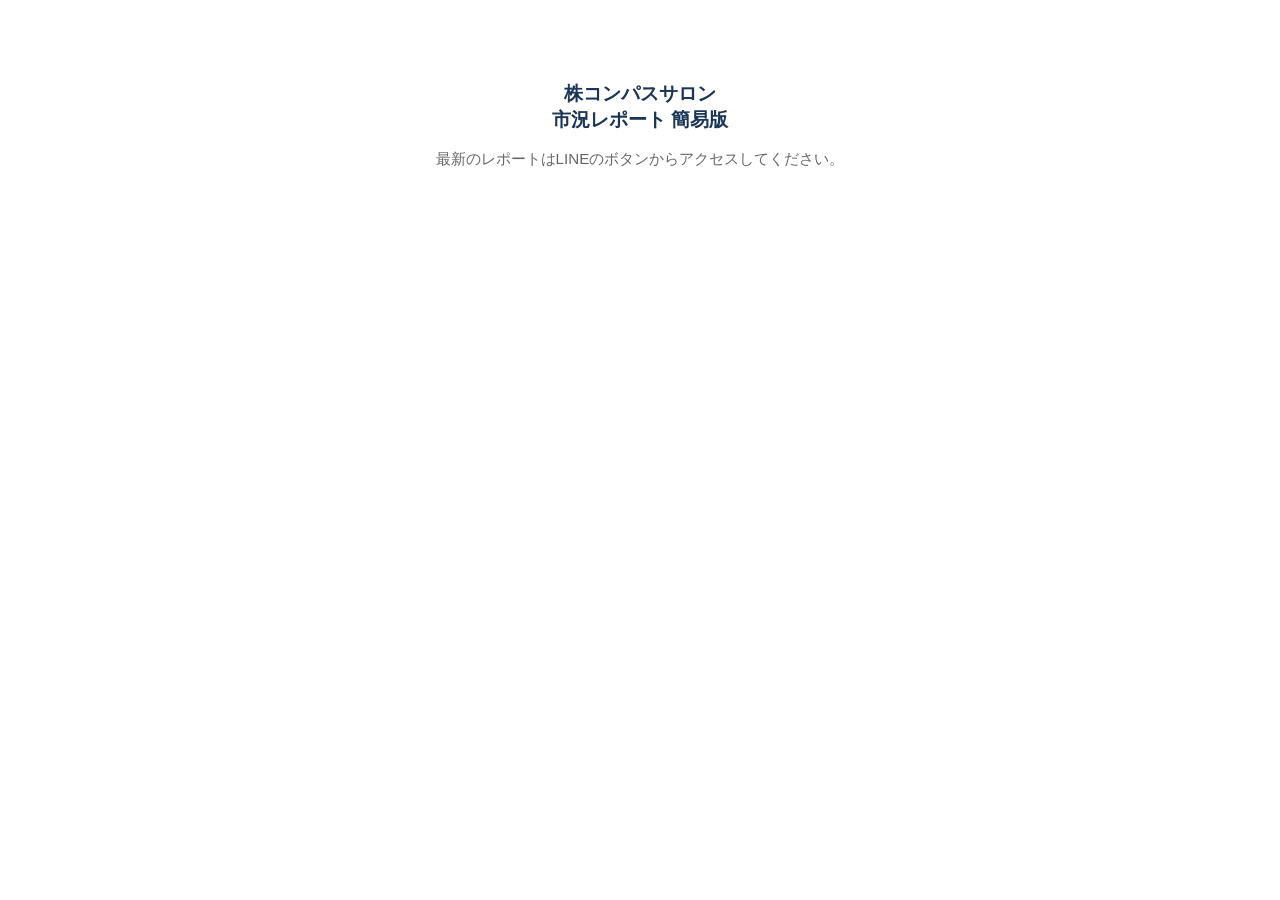
<file: index.html>
<!DOCTYPE html>
<html lang="ja">
<head>
  <meta charset="UTF-8">
  <meta name="viewport" content="width=device-width, initial-scale=1.0">
  <title>市況レポート 簡易版｜株コンパスサロン</title>
  <meta name="robots" content="noindex, nofollow">
  <style>
    body { font-family: 'Hiragino Kaku Gothic ProN', sans-serif; text-align: center; padding: 60px 20px; color: #1e1e1e; }
    h1 { font-size: 1.2rem; color: #1a3557; margin-bottom: 16px; }
    p { color: #666; font-size: 0.95rem; }
  </style>
</head>
<body>
  <h1>株コンパスサロン<br>市況レポート 簡易版</h1>
  <p>最新のレポートはLINEのボタンからアクセスしてください。</p>
</body>
</html>
</file>
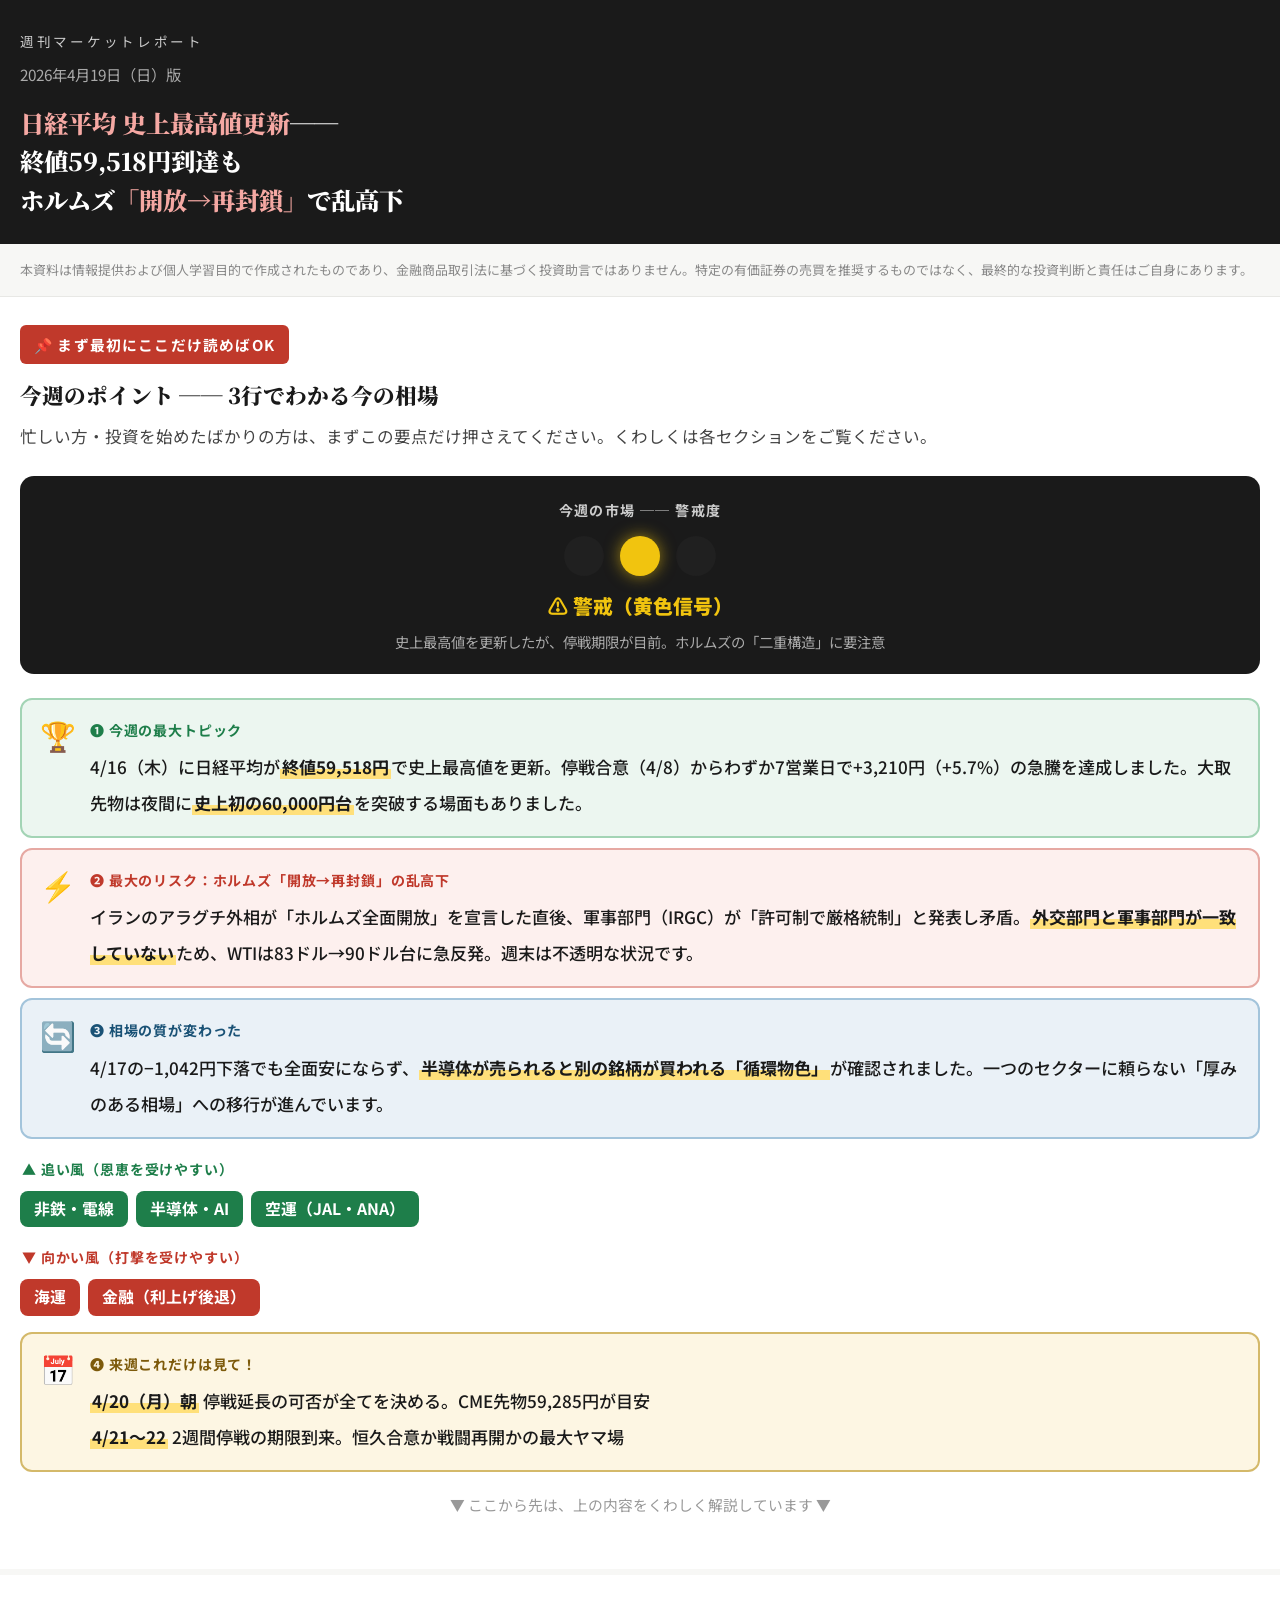
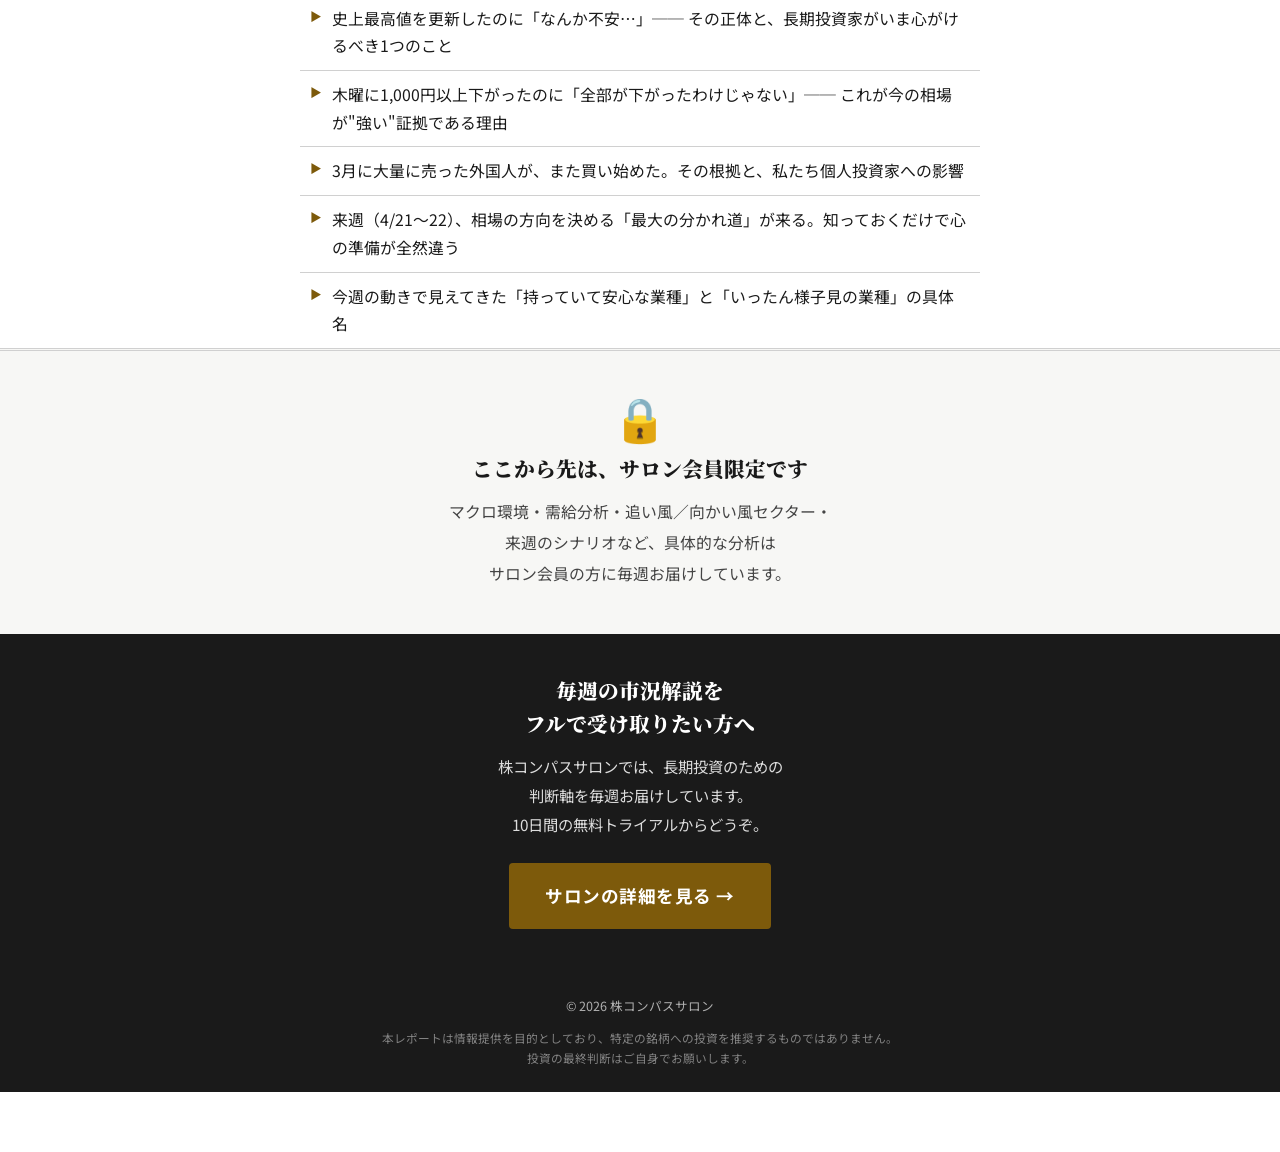
<file: 2026-04-19.html>
<!DOCTYPE html>
<html lang="ja">
<head>
<meta charset="UTF-8">
<meta name="viewport" content="width=device-width, initial-scale=1.0, maximum-scale=5.0">
<meta name="robots" content="noindex, nofollow">
<title>市況レポート 2026年4月19日｜株コンパスサロン</title>
<link href="https://fonts.googleapis.com/css2?family=Noto+Sans+JP:wght@400;500;700;900&family=Noto+Serif+JP:wght@700;900&display=swap" rel="stylesheet">
<style>
  :root {
    --text: #1a1a1a;
    --text-sub: #444;
    --bg: #ffffff;
    --bg-alt: #f7f7f5;
    --border: #d0d0d0;
    --border-light: #e8e8e5;
    --accent-red: #c0392b;
    --accent-red-bg: #fdf0ee;
    --accent-red-border: #e6a9a3;
    --accent-blue: #1a5276;
    --accent-blue-bg: #eaf1f7;
    --accent-blue-border: #a3c4db;
    --accent-green: #1e7e4a;
    --accent-green-bg: #ecf6f0;
    --accent-green-border: #a3d4b5;
    --accent-gold: #7d5a0b;
    --accent-gold-bg: #fdf6e3;
    --accent-gold-border: #d4b96a;
  }

  * { margin: 0; padding: 0; box-sizing: border-box; }

  html {
    font-size: 18px;
    scroll-behavior: smooth;
    -webkit-text-size-adjust: 100%;
  }

  body {
    font-family: 'Noto Sans JP', 'Hiragino Kaku Gothic ProN', 'メイリオ', sans-serif;
    background: var(--bg);
    color: var(--text);
    line-height: 2.0;
    font-weight: 400;
    -webkit-font-smoothing: antialiased;
    padding-bottom: 60px;
  }

  .header {
    background: var(--text);
    color: #fff;
    padding: 28px 20px 24px;
  }
  .header-label {
    display: block;
    font-size: 0.75rem;
    letter-spacing: 0.2em;
    color: #ccc;
    margin-bottom: 4px;
  }
  .header-date {
    display: block;
    font-size: 0.85rem;
    color: #aaa;
    margin-bottom: 14px;
  }
  .header-title {
    font-family: 'Noto Serif JP', serif;
    font-size: 1.35rem;
    font-weight: 900;
    line-height: 1.6;
    color: #fff;
  }
  .header-title .hl {
    color: #f5a8a3;
  }

  .disclaimer {
    background: var(--bg-alt);
    border-bottom: 1px solid var(--border-light);
    padding: 14px 20px;
    font-size: 0.72rem;
    color: #888;
    line-height: 1.8;
  }

  .toc {
    padding: 24px 20px;
    background: var(--accent-blue-bg);
    border-bottom: 2px solid var(--accent-blue-border);
  }
  .toc-title {
    font-size: 1rem;
    font-weight: 700;
    margin-bottom: 14px;
    color: var(--accent-blue);
  }
  .toc a {
    display: flex;
    align-items: baseline;
    gap: 10px;
    text-decoration: none;
    color: var(--accent-blue);
    font-size: 0.95rem;
    font-weight: 500;
    padding: 10px 0;
    border-bottom: 1px solid var(--accent-blue-border);
    line-height: 1.5;
  }
  .toc a:last-child { border-bottom: none; }
  .toc a:active { background: rgba(26,82,118,0.08); }
  .toc .toc-num {
    font-weight: 700;
    flex-shrink: 0;
    min-width: 2em;
  }

  .main { padding: 0; }

  .section {
    padding: 32px 20px 40px;
    border-bottom: 6px solid var(--bg-alt);
  }
  .section-header { margin-bottom: 24px; }
  .section-num {
    display: block;
    font-size: 0.8rem;
    font-weight: 700;
    color: var(--accent-blue);
    letter-spacing: 0.1em;
    margin-bottom: 4px;
  }
  .section-title {
    font-family: 'Noto Serif JP', serif;
    font-size: 1.25rem;
    font-weight: 900;
    line-height: 1.6;
    padding-bottom: 10px;
    border-bottom: 3px solid var(--text);
  }

  p {
    margin-bottom: 18px;
    font-size: 1rem;
    line-height: 2.05;
  }
  strong, b {
    font-weight: 700;
    background: linear-gradient(transparent 60%, #ffe07a 60%);
    padding: 0 2px;
  }
  .credit-table strong,
  .resolve-box strong,
  .callout-title strong,
  .sector-card h4 strong,
  .data-card strong,
  .toc strong,
  .section-note strong,
  .price-table strong {
    background: none;
    padding: 0;
  }

  .explain {
    background: var(--accent-gold-bg);
    border: 2px solid var(--accent-gold-border);
    border-radius: 10px;
    padding: 16px 18px;
    margin: 18px 0;
    font-size: 0.9rem;
    line-height: 2.0;
    color: var(--text-sub);
  }
  .explain-label {
    display: block;
    font-size: 0.78rem;
    font-weight: 700;
    color: var(--accent-gold);
    margin-bottom: 4px;
    letter-spacing: 0.05em;
  }

  .callout {
    border-radius: 12px;
    padding: 20px 18px;
    margin: 24px 0;
    border-width: 2px;
    border-style: solid;
  }
  .callout-title {
    font-size: 1.05rem;
    font-weight: 700;
    line-height: 1.6;
    margin-bottom: 12px;
  }
  .callout p {
    font-size: 0.95rem;
    margin-bottom: 14px;
    line-height: 2.0;
  }
  .callout p:last-child { margin-bottom: 0; }

  .callout.shock {
    background: var(--accent-red-bg);
    border-color: var(--accent-red-border);
  }
  .callout.shock .callout-title { color: var(--accent-red); }

  .callout.info {
    background: var(--accent-blue-bg);
    border-color: var(--accent-blue-border);
  }
  .callout.info .callout-title { color: var(--accent-blue); }

  .callout.positive {
    background: var(--accent-green-bg);
    border-color: var(--accent-green-border);
  }
  .callout.positive .callout-title { color: var(--accent-green); }

  .callout.warning {
    background: var(--accent-gold-bg);
    border-color: var(--accent-gold-border);
  }
  .callout.warning .callout-title { color: var(--accent-gold); }

  .data-card {
    background: var(--bg-alt);
    border: 2px solid var(--border);
    border-radius: 12px;
    padding: 16px 18px;
    margin: 12px 0;
  }
  .data-card-label {
    font-size: 0.78rem;
    color: #777;
    font-weight: 500;
    letter-spacing: 0.04em;
    margin-bottom: 4px;
  }
  .data-card-value {
    font-size: 1.55rem;
    font-weight: 900;
    line-height: 1.4;
  }
  .data-card-value.down { color: var(--accent-red); }
  .data-card-value.up { color: var(--accent-green); }
  .data-card-value.neutral { color: var(--accent-blue); }
  .data-card-sub {
    font-size: 0.82rem;
    color: #666;
    margin-top: 4px;
    line-height: 1.7;
  }

  /* 四本値テーブル */
  .price-table {
    width: 100%;
    border-collapse: collapse;
    margin: 20px 0;
    font-size: 0.82rem;
    background: var(--bg);
    border: 2px solid var(--border);
    border-radius: 12px;
    overflow: hidden;
  }
  .price-table th {
    background: var(--text);
    color: #fff;
    font-weight: 500;
    text-align: center;
    padding: 12px 8px;
    font-size: 0.75rem;
    letter-spacing: 0.04em;
  }
  .price-table td {
    padding: 12px 8px;
    border-bottom: 2px solid var(--border-light);
    vertical-align: middle;
    line-height: 1.6;
    text-align: center;
  }
  .price-table tr:last-child td { border-bottom: none; }
  .price-table .date-cell {
    font-weight: 700;
    text-align: left;
    padding-left: 12px;
    font-size: 0.85rem;
  }
  .price-table .highlight-row {
    background: var(--accent-green-bg);
  }
  .price-table .val-up { color: var(--accent-green); font-weight: 700; }
  .price-table .val-down { color: var(--accent-red); font-weight: 700; }

  .credit-table {
    width: 100%;
    border-collapse: collapse;
    margin: 20px 0;
    font-size: 0.88rem;
    background: var(--bg);
    border: 2px solid var(--border);
    border-radius: 12px;
    overflow: hidden;
  }
  .credit-table th {
    background: var(--text);
    color: #fff;
    font-weight: 500;
    text-align: left;
    padding: 14px 14px;
    font-size: 0.8rem;
    letter-spacing: 0.04em;
  }
  .credit-table td {
    padding: 14px 14px;
    border-bottom: 2px solid var(--border-light);
    vertical-align: top;
    line-height: 1.8;
  }
  .credit-table tr:last-child td { border-bottom: none; }
  .credit-table .val {
    font-weight: 900;
    font-size: 1.05rem;
    display: block;
  }
  .credit-table .change {
    font-size: 0.78rem;
    color: #888;
    display: block;
    margin-top: 2px;
  }

  .sector-card {
    border-radius: 14px;
    padding: 22px 20px;
    margin: 22px 0;
    border-width: 2px;
    border-style: solid;
  }
  .sector-card.tailwind {
    background: var(--accent-green-bg);
    border-color: var(--accent-green-border);
  }
  .sector-card.headwind {
    background: var(--accent-red-bg);
    border-color: var(--accent-red-border);
  }
  .sector-card h4 {
    font-size: 1.1rem;
    font-weight: 700;
    margin-bottom: 14px;
    line-height: 1.5;
  }
  .sector-tag {
    display: inline-block;
    font-size: 0.75rem;
    font-weight: 700;
    padding: 3px 12px;
    border-radius: 6px;
    margin-bottom: 6px;
  }
  .sector-tag.tw { background: var(--accent-green); color: #fff; }
  .sector-tag.hw { background: var(--accent-red); color: #fff; }
  .sector-card p {
    font-size: 0.95rem;
    margin-bottom: 14px;
    line-height: 2.0;
  }
  .sector-reasons {
    margin: 16px 0 0 0;
    padding: 0;
    list-style: none;
  }
  .sector-reasons li {
    position: relative;
    padding: 10px 0 10px 28px;
    font-size: 0.9rem;
    line-height: 1.9;
    border-bottom: 1px solid rgba(0,0,0,0.07);
  }
  .sector-reasons li:last-child { border-bottom: none; }
  .sector-reasons li::before {
    content: '●';
    position: absolute;
    left: 2px;
    top: 12px;
    font-size: 0.55rem;
  }
  .sector-card.tailwind .sector-reasons li::before { color: var(--accent-green); }
  .sector-card.headwind .sector-reasons li::before { color: var(--accent-red); }

  .note-small {
    font-size: 0.82rem;
    color: #888;
    margin-top: 14px;
    padding-top: 10px;
    border-top: 1px dashed var(--border);
    line-height: 1.8;
  }
  .resolve-box {
    margin-top: 18px;
    padding: 14px 16px;
    background: rgba(255,255,255,0.7);
    border-radius: 10px;
    border: 1px dashed var(--border);
    font-size: 0.88rem;
    line-height: 1.9;
    color: var(--text-sub);
  }
  .resolve-box strong {
    display: block;
    font-size: 0.78rem;
    font-weight: 700;
    color: var(--accent-blue);
    margin-bottom: 4px;
    letter-spacing: 0.05em;
  }

  .scenario-block {
    border-radius: 14px;
    padding: 22px 20px;
    margin: 22px 0;
    border-width: 2px;
    border-style: solid;
  }
  .scenario-block.bull {
    background: var(--accent-green-bg);
    border-color: var(--accent-green-border);
  }
  .scenario-block.bear {
    background: var(--accent-red-bg);
    border-color: var(--accent-red-border);
  }
  .scenario-block.neutral-scenario {
    background: var(--accent-blue-bg);
    border-color: var(--accent-blue-border);
  }
  .scenario-block h4 {
    font-size: 1.1rem;
    font-weight: 700;
    margin-bottom: 14px;
    line-height: 1.5;
  }
  .scenario-block.bull h4 { color: var(--accent-green); }
  .scenario-block.bear h4 { color: var(--accent-red); }
  .scenario-block.neutral-scenario h4 { color: var(--accent-blue); }
  .scenario-block p {
    font-size: 0.95rem;
    line-height: 2.0;
    margin-bottom: 14px;
  }
  .scenario-block ul {
    list-style: none;
    padding: 0;
    margin: 0;
  }
  .scenario-block ul li {
    padding: 10px 0 10px 28px;
    position: relative;
    font-size: 0.92rem;
    line-height: 1.95;
    border-bottom: 1px solid rgba(0,0,0,0.06);
  }
  .scenario-block ul li:last-child { border-bottom: none; }
  .scenario-block.bull ul li::before { content: '✔'; position: absolute; left: 0; top: 10px; color: var(--accent-green); font-weight: 700; }
  .scenario-block.bear ul li::before { content: '⚠'; position: absolute; left: 0; top: 10px; }
  .scenario-block.neutral-scenario ul li::before { content: '→'; position: absolute; left: 0; top: 10px; color: var(--accent-blue); font-weight: 700; }

  .timeline {
    margin: 20px 0;
    padding: 0;
    list-style: none;
  }
  .timeline li {
    padding: 18px 18px;
    margin: 10px 0;
    background: var(--bg-alt);
    border-radius: 12px;
    border: 2px solid var(--border-light);
    font-size: 0.92rem;
    line-height: 1.9;
  }
  .timeline li.important {
    border-color: var(--accent-red-border);
    background: var(--accent-red-bg);
  }
  .timeline .tl-date {
    font-weight: 900;
    font-size: 0.95rem;
    color: var(--accent-blue);
    display: block;
    margin-bottom: 6px;
  }
  .timeline li.important .tl-date { color: var(--accent-red); }

  .sub-heading {
    font-size: 1.05rem;
    font-weight: 700;
    margin: 30px 0 14px;
    padding: 10px 0;
    border-bottom: 2px solid var(--border);
    color: var(--text);
  }

  .section-note {
    font-size: 0.85rem;
    color: #888;
    margin-bottom: 20px;
    line-height: 1.9;
    padding: 12px 16px;
    background: var(--bg-alt);
    border-radius: 8px;
    border-left: 4px solid var(--border);
  }

  .footer {
    text-align: center;
    padding: 28px 20px;
    font-size: 0.82rem;
    color: #888;
    border-top: 2px solid var(--border-light);
    background: var(--bg-alt);
    line-height: 1.8;
  }

  .summary {
    padding: 28px 20px 32px;
    background: #fff;
    border-bottom: 6px solid var(--bg-alt);
  }
  .summary-badge {
    display: inline-block;
    background: var(--accent-red);
    color: #fff;
    font-size: 0.82rem;
    font-weight: 700;
    padding: 5px 14px;
    border-radius: 6px;
    letter-spacing: 0.08em;
    margin-bottom: 14px;
  }
  .summary-title {
    font-family: 'Noto Serif JP', serif;
    font-size: 1.2rem;
    font-weight: 900;
    margin-bottom: 8px;
    line-height: 1.6;
  }
  .summary-lead {
    font-size: 0.92rem;
    color: var(--text-sub);
    margin-bottom: 22px;
    line-height: 1.9;
  }

  .signal-card {
    border-radius: 12px;
    padding: 16px 18px;
    margin: 10px 0;
    border: 2px solid;
    display: flex;
    align-items: flex-start;
    gap: 14px;
  }
  .signal-card .signal-icon {
    font-size: 1.6rem;
    flex-shrink: 0;
    line-height: 1.2;
    margin-top: 2px;
  }
  .signal-card .signal-body {
    flex: 1;
    min-width: 0;
  }
  .signal-card .signal-label {
    font-size: 0.78rem;
    font-weight: 700;
    letter-spacing: 0.06em;
    margin-bottom: 4px;
    display: block;
  }
  .signal-card .signal-text {
    font-size: 0.95rem;
    line-height: 1.85;
    font-weight: 500;
  }
  .signal-card.red {
    background: var(--accent-red-bg);
    border-color: var(--accent-red-border);
  }
  .signal-card.red .signal-label { color: var(--accent-red); }
  .signal-card.green {
    background: var(--accent-green-bg);
    border-color: var(--accent-green-border);
  }
  .signal-card.green .signal-label { color: var(--accent-green); }
  .signal-card.blue {
    background: var(--accent-blue-bg);
    border-color: var(--accent-blue-border);
  }
  .signal-card.blue .signal-label { color: var(--accent-blue); }
  .signal-card.gold {
    background: var(--accent-gold-bg);
    border-color: var(--accent-gold-border);
  }
  .signal-card.gold .signal-label { color: var(--accent-gold); }

  .traffic-light {
    margin: 24px 0;
    padding: 20px 18px;
    background: var(--text);
    border-radius: 14px;
    text-align: center;
  }
  .traffic-light-title {
    color: #ccc;
    font-size: 0.78rem;
    font-weight: 700;
    letter-spacing: 0.1em;
    margin-bottom: 12px;
  }
  .traffic-icons {
    display: flex;
    justify-content: center;
    gap: 16px;
    margin-bottom: 10px;
  }
  .traffic-dot {
    width: 40px;
    height: 40px;
    border-radius: 50%;
    background: #333;
  }
  .traffic-dot.active-green { background: #27ae60; box-shadow: 0 0 16px rgba(39,174,96,0.6); }
  .traffic-dot.active-yellow { background: #f1c40f; box-shadow: 0 0 16px rgba(241,196,15,0.6); }
  .traffic-dot.dim { opacity: 0.25; }
  .traffic-label {
    font-size: 1.1rem;
    font-weight: 900;
    margin-top: 4px;
  }
  .traffic-label.yellow { color: #f1c40f; }
  .traffic-label.green { color: #27ae60; }
  .traffic-sub {
    color: #aaa;
    font-size: 0.8rem;
    margin-top: 4px;
    line-height: 1.7;
  }

  .sector-mini-group {
    margin: 16px 0;
  }
  .sector-mini-label {
    font-size: 0.78rem;
    font-weight: 700;
    letter-spacing: 0.06em;
    margin-bottom: 8px;
    padding-left: 2px;
  }
  .sector-mini-label.tw-label { color: var(--accent-green); }
  .sector-mini-label.hw-label { color: var(--accent-red); }
  .sector-mini-chips {
    display: flex;
    flex-wrap: wrap;
    gap: 8px;
  }
  .sector-chip {
    font-size: 0.88rem;
    font-weight: 700;
    padding: 8px 14px;
    border-radius: 8px;
    line-height: 1.3;
  }
  .sector-chip.tw {
    background: var(--accent-green);
    color: #fff;
  }
  .sector-chip.hw {
    background: var(--accent-red);
    color: #fff;
  }

  .summary-note {
    margin-top: 20px;
    font-size: 0.82rem;
    color: #999;
    line-height: 1.8;
    text-align: center;
  }

  /* 行動指針カード */
  .action-card {
    border-radius: 14px;
    padding: 22px 20px;
    margin: 22px 0;
    border: 2px solid;
  }
  .action-card.do {
    background: var(--accent-green-bg);
    border-color: var(--accent-green-border);
  }
  .action-card.dont {
    background: var(--accent-red-bg);
    border-color: var(--accent-red-border);
  }
  .action-card h4 {
    font-size: 1.05rem;
    font-weight: 700;
    margin-bottom: 14px;
    line-height: 1.5;
  }
  .action-card.do h4 { color: var(--accent-green); }
  .action-card.dont h4 { color: var(--accent-red); }
  .action-card ul {
    list-style: none;
    padding: 0;
    margin: 0;
  }
  .action-card ul li {
    padding: 10px 0 10px 28px;
    position: relative;
    font-size: 0.92rem;
    line-height: 1.95;
    border-bottom: 1px solid rgba(0,0,0,0.06);
  }
  .action-card ul li:last-child { border-bottom: none; }
  .action-card.do ul li::before { content: '✔'; position: absolute; left: 0; top: 10px; color: var(--accent-green); font-weight: 700; }
  .action-card.dont ul li::before { content: '✕'; position: absolute; left: 0; top: 10px; color: var(--accent-red); font-weight: 700; }

  .back-to-top {
    position: fixed;
    bottom: 20px;
    right: 20px;
    width: 52px;
    height: 52px;
    border-radius: 50%;
    background: var(--accent-blue);
    color: #fff;
    border: none;
    font-size: 1.3rem;
    display: flex;
    align-items: center;
    justify-content: center;
    box-shadow: 0 4px 14px rgba(0,0,0,0.25);
    cursor: pointer;
    z-index: 999;
    opacity: 0;
    transition: opacity 0.3s;
  }
  .back-to-top.show { opacity: 1; }
</style>
</head>
<body>

<button class="back-to-top" id="topBtn" onclick="window.scrollTo({top:0,behavior:'smooth'})" aria-label="トップへ戻る">▲</button>

<!-- ━━━ ヘッダー ━━━ -->
<header class="header" id="top">
  <span class="header-label">週刊マーケットレポート</span>
  <span class="header-date">2026年4月19日（日）版</span>
  <h1 class="header-title">
    <span class="hl">日経平均 史上最高値更新</span>──<br>終値59,518円到達も<br>ホルムズ<span class="hl">「開放→再封鎖」</span>で乱高下
  </h1>
</header>

<div class="disclaimer">
  本資料は情報提供および個人学習目的で作成されたものであり、金融商品取引法に基づく投資助言ではありません。特定の有価証券の売買を推奨するものではなく、最終的な投資判断と責任はご自身にあります。
</div>

<!-- ━━━ 目次 ━━━ -->

<!-- ━━━ 要点まとめ ━━━ -->
<section class="summary" id="summary">
  <span class="summary-badge">📌 まず最初にここだけ読めばOK</span>
  <h2 class="summary-title">今週のポイント ── 3行でわかる今の相場</h2>
  <p class="summary-lead">忙しい方・投資を始めたばかりの方は、まずこの要点だけ押さえてください。くわしくは各セクションをご覧ください。</p>

  <!-- 信号機 -->
  <div class="traffic-light">
    <div class="traffic-light-title">今週の市場 ── 警戒度</div>
    <div class="traffic-icons">
      <div class="traffic-dot dim"></div>
      <div class="traffic-dot active-yellow"></div>
      <div class="traffic-dot dim"></div>
    </div>
    <div class="traffic-label yellow">⚠ 警戒（黄色信号）</div>
    <div class="traffic-sub">史上最高値を更新したが、停戦期限が目前。ホルムズの「二重構造」に要注意</div>
  </div>

  <!-- ❶ -->
  <div class="signal-card green">
    <div class="signal-icon">🏆</div>
    <div class="signal-body">
      <span class="signal-label">❶ 今週の最大トピック</span>
      <span class="signal-text">4/16（木）に日経平均が<strong>終値59,518円</strong>で史上最高値を更新。停戦合意（4/8）からわずか7営業日で+3,210円（+5.7%）の急騰を達成しました。大取先物は夜間に<strong>史上初の60,000円台</strong>を突破する場面もありました。</span>
    </div>
  </div>

  <!-- ❷ -->
  <div class="signal-card red">
    <div class="signal-icon">⚡</div>
    <div class="signal-body">
      <span class="signal-label">❷ 最大のリスク：ホルムズ「開放→再封鎖」の乱高下</span>
      <span class="signal-text">イランのアラグチ外相が「ホルムズ全面開放」を宣言した直後、軍事部門（IRGC）が「許可制で厳格統制」と発表し矛盾。<strong>外交部門と軍事部門が一致していない</strong>ため、WTIは83ドル→90ドル台に急反発。週末は不透明な状況です。</span>
    </div>
  </div>

  <!-- ❸ -->
  <div class="signal-card blue">
    <div class="signal-icon">🔄</div>
    <div class="signal-body">
      <span class="signal-label">❸ 相場の質が変わった</span>
      <span class="signal-text">4/17の−1,042円下落でも全面安にならず、<strong>半導体が売られると別の銘柄が買われる「循環物色」</strong>が確認されました。一つのセクターに頼らない「厚みのある相場」への移行が進んでいます。</span>
    </div>
  </div>

  <div class="sector-mini-group">
    <div class="sector-mini-label tw-label">▲ 追い風（恩恵を受けやすい）</div>
    <div class="sector-mini-chips">
      <span class="sector-chip tw">非鉄・電線</span>
      <span class="sector-chip tw">半導体・AI</span>
      <span class="sector-chip tw">空運（JAL・ANA）</span>
    </div>
  </div>
  <div class="sector-mini-group">
    <div class="sector-mini-label hw-label">▼ 向かい風（打撃を受けやすい）</div>
    <div class="sector-mini-chips">
      <span class="sector-chip hw">海運</span>
      <span class="sector-chip hw">金融（利上げ後退）</span>
    </div>
  </div>

  <!-- ❹ -->
  <div class="signal-card gold">
    <div class="signal-icon">📅</div>
    <div class="signal-body">
      <span class="signal-label">❹ 来週これだけは見て！</span>
      <span class="signal-text"><strong>4/20（月）朝</strong> 停戦延長の可否が全てを決める。CME先物59,285円が目安<br><strong>4/21〜22</strong> 2週間停戦の期限到来。恒久合意か戦闘再開かの最大ヤマ場</span>
    </div>
  </div>

  <p class="summary-note">▼ ここから先は、上の内容をくわしく解説しています ▼</p>
</section>

<style>
  .preview-list {
    list-style: none;
    padding: 0;
    margin: 20px auto 0;
    max-width: 680px;
    text-align: left;
  }
  .preview-list li {
    position: relative;
    padding: 10px 14px 10px 32px;
    font-size: 0.88rem;
    line-height: 1.75;
    color: var(--text);
    border-bottom: 1px solid var(--border);
  }
  .preview-list li:last-child { border-bottom: none; }
  .preview-list li::before {
    content: "▶";
    position: absolute;
    left: 10px;
    top: 11px;
    font-size: 0.65rem;
    color: var(--accent-gold);
  }
  .locked-section {
    background: var(--bg-alt);
    border-top: 3px double var(--border);
    padding: 44px 20px;
    text-align: center;
    margin: 0;
  }
  .locked-section .lock-icon {
    font-size: 2.4rem;
    margin-bottom: 14px;
    line-height: 1;
  }
  .locked-section .lock-title {
    font-family: 'Noto Serif JP', serif;
    font-size: 1.15rem;
    font-weight: 900;
    color: var(--text);
    margin-bottom: 12px;
    line-height: 1.6;
  }
  .locked-section .lock-desc {
    font-size: 0.88rem;
    color: var(--text-sub);
    line-height: 1.95;
  }
  .cta-block {
    background: var(--text);
    color: #fff;
    padding: 40px 20px;
    text-align: center;
  }
  .cta-block .cta-title {
    font-family: 'Noto Serif JP', serif;
    font-size: 1.15rem;
    font-weight: 900;
    line-height: 1.6;
    margin-bottom: 12px;
    color: #fff;
  }
  .cta-block .cta-desc {
    font-size: 0.85rem;
    color: #ddd;
    margin-bottom: 24px;
    line-height: 1.9;
  }
  .btn-primary {
    display: inline-block;
    background: var(--accent-gold);
    color: #fff;
    font-size: 0.98rem;
    font-weight: 700;
    padding: 15px 36px;
    border-radius: 4px;
    text-decoration: none;
    letter-spacing: 0.03em;
    transition: opacity 0.2s;
  }
  .btn-primary:hover { opacity: 0.9; }
  .site-footer {
    background: #1a1a1a;
    color: rgba(255,255,255,0.65);
    padding: 24px 20px;
    text-align: center;
    font-size: 0.7rem;
    line-height: 2;
  }
  .site-footer .footer-disclaimer {
    margin-top: 10px;
    font-size: 0.65rem;
    opacity: 0.7;
    line-height: 1.7;
  }
</style>

<ul class="preview-list">
  <li>史上最高値を更新したのに「なんか不安…」── その正体と、長期投資家がいま心がけるべき1つのこと</li>
  <li>木曜に1,000円以上下がったのに「全部が下がったわけじゃない」── これが今の相場が"強い"証拠である理由</li>
  <li>3月に大量に売った外国人が、また買い始めた。その根拠と、私たち個人投資家への影響</li>
  <li>来週（4/21〜22）、相場の方向を決める「最大の分かれ道」が来る。知っておくだけで心の準備が全然違う</li>
  <li>今週の動きで見えてきた「持っていて安心な業種」と「いったん様子見の業種」の具体名</li>
</ul>

<div class="locked-section">
  <div class="lock-icon">🔒</div>
  <div class="lock-title">ここから先は、サロン会員限定です</div>
  <div class="lock-desc">
    マクロ環境・需給分析・追い風／向かい風セクター・<br>
    来週のシナリオなど、具体的な分析は<br>
    サロン会員の方に毎週お届けしています。
  </div>
</div>

<div class="cta-block">
  <div class="cta-title">
    毎週の市況解説を<br>フルで受け取りたい方へ
  </div>
  <div class="cta-desc">
    株コンパスサロンでは、長期投資のための<br>
    判断軸を毎週お届けしています。<br>
    10日間の無料トライアルからどうぞ。
  </div>
  <a href="https://lp.stocksalon.info" class="btn-primary">
    サロンの詳細を見る →
  </a>
</div>

<footer class="site-footer">
  <div>© 2026 株コンパスサロン</div>
  <div class="footer-disclaimer">
    本レポートは情報提供を目的としており、特定の銘柄への投資を推奨するものではありません。<br>
    投資の最終判断はご自身でお願いします。
  </div>
</footer>

<script>
const btn = document.getElementById('topBtn');
if (btn) {
  window.addEventListener('scroll', () => {
    btn.classList.toggle('show', window.scrollY > 600);
  });
}
</script>
</body>
</html>
</file>
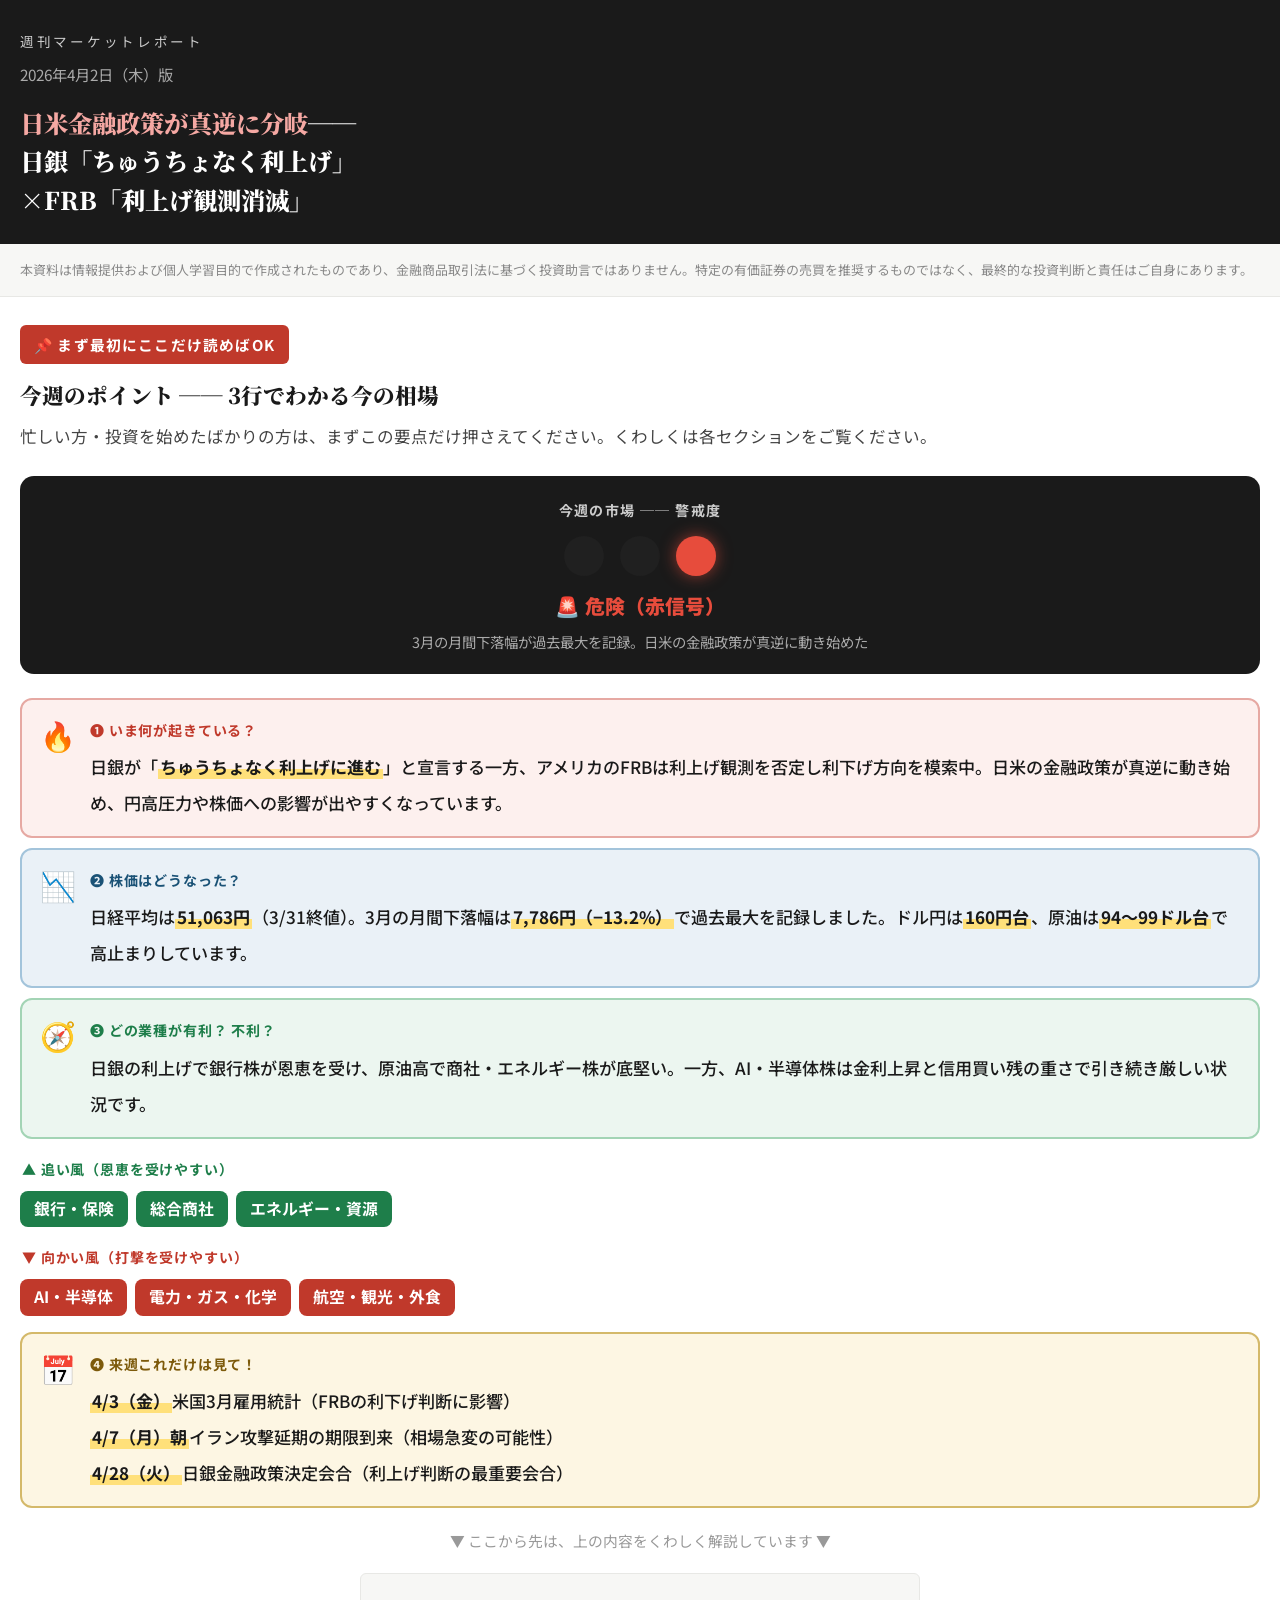
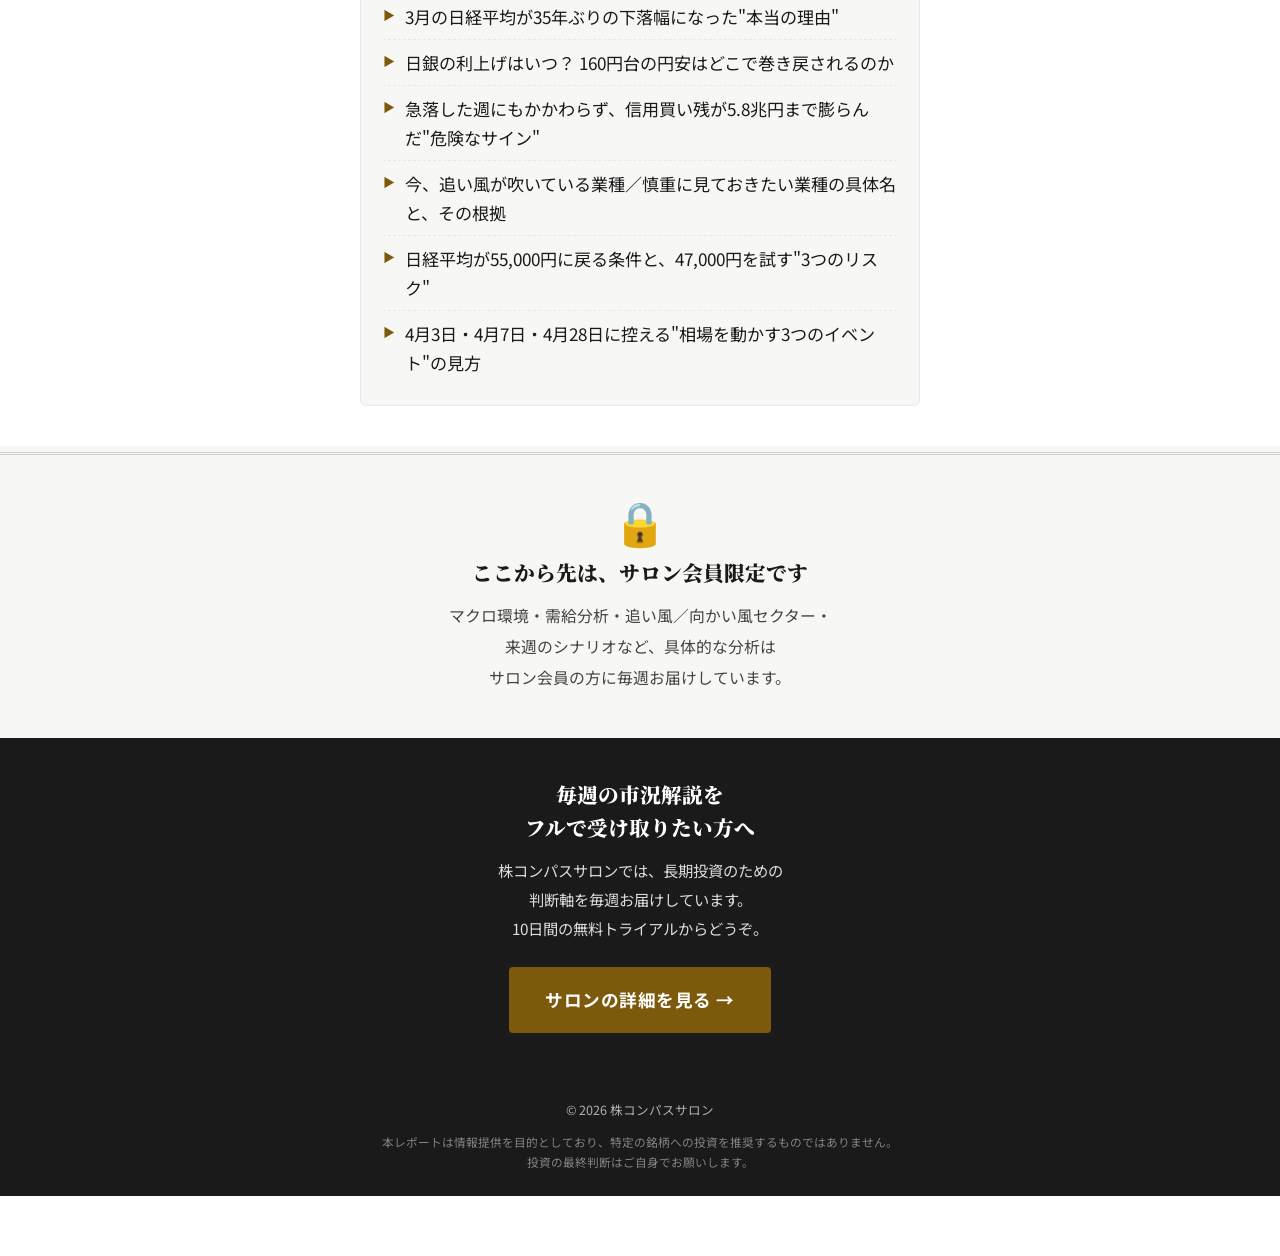
<file: 2026-04-20.html>
<!DOCTYPE html>
<html lang="ja">
<head>
<meta charset="UTF-8">
<meta name="viewport" content="width=device-width, initial-scale=1.0, maximum-scale=5.0">
<meta name="robots" content="noindex, nofollow">
<title>市況レポート 2026年4月2日｜株コンパスサロン</title>
<link href="https://fonts.googleapis.com/css2?family=Noto+Sans+JP:wght@400;500;700;900&family=Noto+Serif+JP:wght@700;900&display=swap" rel="stylesheet">
<style>
  :root {
    --text: #1a1a1a;
    --text-sub: #444;
    --bg: #ffffff;
    --bg-alt: #f7f7f5;
    --border: #d0d0d0;
    --border-light: #e8e8e5;
    --accent-red: #c0392b;
    --accent-red-bg: #fdf0ee;
    --accent-red-border: #e6a9a3;
    --accent-blue: #1a5276;
    --accent-blue-bg: #eaf1f7;
    --accent-blue-border: #a3c4db;
    --accent-green: #1e7e4a;
    --accent-green-bg: #ecf6f0;
    --accent-green-border: #a3d4b5;
    --accent-gold: #7d5a0b;
    --accent-gold-bg: #fdf6e3;
    --accent-gold-border: #d4b96a;
  }

  * { margin: 0; padding: 0; box-sizing: border-box; }

  html {
    font-size: 18px;
    scroll-behavior: smooth;
    -webkit-text-size-adjust: 100%;
  }

  body {
    font-family: 'Noto Sans JP', 'Hiragino Kaku Gothic ProN', 'メイリオ', sans-serif;
    background: var(--bg);
    color: var(--text);
    line-height: 2.0;
    font-weight: 400;
    -webkit-font-smoothing: antialiased;
    padding-bottom: 60px;
  }

  /* ━━━ ヘッダー ━━━ */
  .header {
    background: var(--text);
    color: #fff;
    padding: 28px 20px 24px;
  }
  .header-label {
    display: block;
    font-size: 0.75rem;
    letter-spacing: 0.2em;
    color: #ccc;
    margin-bottom: 4px;
  }
  .header-date {
    display: block;
    font-size: 0.85rem;
    color: #aaa;
    margin-bottom: 14px;
  }
  .header-title {
    font-family: 'Noto Serif JP', serif;
    font-size: 1.35rem;
    font-weight: 900;
    line-height: 1.6;
    color: #fff;
  }
  .header-title .hl {
    color: #f5a8a3;
  }

  /* ━━━ 免責 ━━━ */
  .disclaimer {
    background: var(--bg-alt);
    border-bottom: 1px solid var(--border-light);
    padding: 14px 20px;
    font-size: 0.72rem;
    color: #888;
    line-height: 1.8;
  }

  /* ━━━ 目次 ━━━ */
  .toc {
    padding: 24px 20px;
    background: var(--accent-blue-bg);
    border-bottom: 2px solid var(--accent-blue-border);
  }
  .toc-title {
    font-size: 1rem;
    font-weight: 700;
    margin-bottom: 14px;
    color: var(--accent-blue);
  }
  .toc a {
    display: flex;
    align-items: baseline;
    gap: 10px;
    text-decoration: none;
    color: var(--accent-blue);
    font-size: 0.95rem;
    font-weight: 500;
    padding: 10px 0;
    border-bottom: 1px solid var(--accent-blue-border);
    line-height: 1.5;
  }
  .toc a:last-child { border-bottom: none; }
  .toc a:active { background: rgba(26,82,118,0.08); }
  .toc .toc-num {
    font-weight: 700;
    flex-shrink: 0;
    min-width: 2em;
  }

  /* ━━━ メインコンテンツ ━━━ */
  .main { padding: 0; }

  /* ━━━ セクション ━━━ */
  .section {
    padding: 32px 20px 40px;
    border-bottom: 6px solid var(--bg-alt);
  }
  .section-header { margin-bottom: 24px; }
  .section-num {
    display: block;
    font-size: 0.8rem;
    font-weight: 700;
    color: var(--accent-blue);
    letter-spacing: 0.1em;
    margin-bottom: 4px;
  }
  .section-title {
    font-family: 'Noto Serif JP', serif;
    font-size: 1.25rem;
    font-weight: 900;
    line-height: 1.6;
    padding-bottom: 10px;
    border-bottom: 3px solid var(--text);
  }

  /* ━━━ 本文 ━━━ */
  p {
    margin-bottom: 18px;
    font-size: 1rem;
    line-height: 2.05;
  }
  strong, b {
    font-weight: 700;
    background: linear-gradient(transparent 60%, #ffe07a 60%);
    padding: 0 2px;
  }
  .credit-table strong,
  .resolve-box strong,
  .callout-title strong,
  .sector-card h4 strong,
  .data-card strong,
  .toc strong,
  .section-note strong {
    background: none;
    padding: 0;
  }

  /* ━━━ 補足説明ボックス ━━━ */
  .explain {
    background: var(--accent-gold-bg);
    border: 2px solid var(--accent-gold-border);
    border-radius: 10px;
    padding: 16px 18px;
    margin: 18px 0;
    font-size: 0.9rem;
    line-height: 2.0;
    color: var(--text-sub);
  }
  .explain-label {
    display: block;
    font-size: 0.78rem;
    font-weight: 700;
    color: var(--accent-gold);
    margin-bottom: 4px;
    letter-spacing: 0.05em;
  }

  /* ━━━ コールアウト ━━━ */
  .callout {
    border-radius: 12px;
    padding: 20px 18px;
    margin: 24px 0;
    border-width: 2px;
    border-style: solid;
  }
  .callout-title {
    font-size: 1.05rem;
    font-weight: 700;
    line-height: 1.6;
    margin-bottom: 12px;
  }
  .callout p {
    font-size: 0.95rem;
    margin-bottom: 14px;
    line-height: 2.0;
  }
  .callout p:last-child { margin-bottom: 0; }

  .callout.shock {
    background: var(--accent-red-bg);
    border-color: var(--accent-red-border);
  }
  .callout.shock .callout-title { color: var(--accent-red); }

  .callout.info {
    background: var(--accent-blue-bg);
    border-color: var(--accent-blue-border);
  }
  .callout.info .callout-title { color: var(--accent-blue); }

  .callout.positive {
    background: var(--accent-green-bg);
    border-color: var(--accent-green-border);
  }
  .callout.positive .callout-title { color: var(--accent-green); }

  .callout.warning {
    background: var(--accent-gold-bg);
    border-color: var(--accent-gold-border);
  }
  .callout.warning .callout-title { color: var(--accent-gold); }

  /* ━━━ データカード ━━━ */
  .data-card {
    background: var(--bg-alt);
    border: 2px solid var(--border);
    border-radius: 12px;
    padding: 16px 18px;
    margin: 12px 0;
  }
  .data-card-label {
    font-size: 0.78rem;
    color: #777;
    font-weight: 500;
    letter-spacing: 0.04em;
    margin-bottom: 4px;
  }
  .data-card-value {
    font-size: 1.55rem;
    font-weight: 900;
    line-height: 1.4;
  }
  .data-card-value.down { color: var(--accent-red); }
  .data-card-value.up { color: var(--accent-green); }
  .data-card-value.neutral { color: var(--accent-blue); }
  .data-card-sub {
    font-size: 0.82rem;
    color: #666;
    margin-top: 4px;
    line-height: 1.7;
  }

  /* ━━━ 信用取引テーブル ━━━ */
  .credit-table {
    width: 100%;
    border-collapse: collapse;
    margin: 20px 0;
    font-size: 0.88rem;
    background: var(--bg);
    border: 2px solid var(--border);
    border-radius: 12px;
    overflow: hidden;
  }
  .credit-table th {
    background: var(--text);
    color: #fff;
    font-weight: 500;
    text-align: left;
    padding: 14px 14px;
    font-size: 0.8rem;
    letter-spacing: 0.04em;
  }
  .credit-table td {
    padding: 14px 14px;
    border-bottom: 2px solid var(--border-light);
    vertical-align: top;
    line-height: 1.8;
  }
  .credit-table tr:last-child td { border-bottom: none; }
  .credit-table .val {
    font-weight: 900;
    font-size: 1.05rem;
    display: block;
  }
  .credit-table .change {
    font-size: 0.78rem;
    color: #888;
    display: block;
    margin-top: 2px;
  }
  .credit-ratio {
    text-align: center;
    padding: 18px 14px;
  }
  .credit-ratio .val {
    font-size: 1.6rem;
    color: var(--accent-red);
    display: block;
    margin-bottom: 2px;
  }
  .credit-ratio .sub {
    font-size: 0.78rem;
    color: #888;
  }

  /* ━━━ セクターカード ━━━ */
  .sector-card {
    border-radius: 14px;
    padding: 22px 20px;
    margin: 22px 0;
    border-width: 2px;
    border-style: solid;
  }
  .sector-card.tailwind {
    background: var(--accent-green-bg);
    border-color: var(--accent-green-border);
  }
  .sector-card.headwind {
    background: var(--accent-red-bg);
    border-color: var(--accent-red-border);
  }
  .sector-card h4 {
    font-size: 1.1rem;
    font-weight: 700;
    margin-bottom: 14px;
    line-height: 1.5;
  }
  .sector-tag {
    display: inline-block;
    font-size: 0.75rem;
    font-weight: 700;
    padding: 3px 12px;
    border-radius: 6px;
    margin-bottom: 6px;
  }
  .sector-tag.tw { background: var(--accent-green); color: #fff; }
  .sector-tag.hw { background: var(--accent-red); color: #fff; }
  .sector-card p {
    font-size: 0.95rem;
    margin-bottom: 14px;
    line-height: 2.0;
  }
  .sector-reasons {
    margin: 16px 0 0 0;
    padding: 0;
    list-style: none;
  }
  .sector-reasons li {
    position: relative;
    padding: 10px 0 10px 28px;
    font-size: 0.9rem;
    line-height: 1.9;
    border-bottom: 1px solid rgba(0,0,0,0.07);
  }
  .sector-reasons li:last-child { border-bottom: none; }
  .sector-reasons li::before {
    content: '●';
    position: absolute;
    left: 2px;
    top: 12px;
    font-size: 0.55rem;
  }
  .sector-card.tailwind .sector-reasons li::before { color: var(--accent-green); }
  .sector-card.headwind .sector-reasons li::before { color: var(--accent-red); }

  .note-small {
    font-size: 0.82rem;
    color: #888;
    margin-top: 14px;
    padding-top: 10px;
    border-top: 1px dashed var(--border);
    line-height: 1.8;
  }
  .resolve-box {
    margin-top: 18px;
    padding: 14px 16px;
    background: rgba(255,255,255,0.7);
    border-radius: 10px;
    border: 1px dashed var(--border);
    font-size: 0.88rem;
    line-height: 1.9;
    color: var(--text-sub);
  }
  .resolve-box strong {
    display: block;
    font-size: 0.78rem;
    font-weight: 700;
    color: var(--accent-blue);
    margin-bottom: 4px;
    letter-spacing: 0.05em;
  }

  /* ━━━ シナリオ ━━━ */
  .scenario-block {
    border-radius: 14px;
    padding: 22px 20px;
    margin: 22px 0;
    border-width: 2px;
    border-style: solid;
  }
  .scenario-block.bull {
    background: var(--accent-green-bg);
    border-color: var(--accent-green-border);
  }
  .scenario-block.bear {
    background: var(--accent-red-bg);
    border-color: var(--accent-red-border);
  }
  .scenario-block h4 {
    font-size: 1.1rem;
    font-weight: 700;
    margin-bottom: 14px;
    line-height: 1.5;
  }
  .scenario-block.bull h4 { color: var(--accent-green); }
  .scenario-block.bear h4 { color: var(--accent-red); }
  .scenario-block p {
    font-size: 0.95rem;
    line-height: 2.0;
    margin-bottom: 14px;
  }
  .scenario-block ul {
    list-style: none;
    padding: 0;
    margin: 0;
  }
  .scenario-block ul li {
    padding: 10px 0 10px 28px;
    position: relative;
    font-size: 0.92rem;
    line-height: 1.95;
    border-bottom: 1px solid rgba(0,0,0,0.06);
  }
  .scenario-block ul li:last-child { border-bottom: none; }
  .scenario-block.bull ul li::before { content: '✔'; position: absolute; left: 0; top: 10px; color: var(--accent-green); font-weight: 700; }
  .scenario-block.bear ul li::before { content: '⚠'; position: absolute; left: 0; top: 10px; }

  /* ━━━ タイムライン ━━━ */
  .timeline {
    margin: 20px 0;
    padding: 0;
    list-style: none;
  }
  .timeline li {
    padding: 18px 18px;
    margin: 10px 0;
    background: var(--bg-alt);
    border-radius: 12px;
    border: 2px solid var(--border-light);
    font-size: 0.92rem;
    line-height: 1.9;
  }
  .timeline li.important {
    border-color: var(--accent-red-border);
    background: var(--accent-red-bg);
  }
  .timeline .tl-date {
    font-weight: 900;
    font-size: 0.95rem;
    color: var(--accent-blue);
    display: block;
    margin-bottom: 6px;
  }
  .timeline li.important .tl-date { color: var(--accent-red); }

  /* ━━━ 小見出し ━━━ */
  .sub-heading {
    font-size: 1.05rem;
    font-weight: 700;
    margin: 30px 0 14px;
    padding: 10px 0;
    border-bottom: 2px solid var(--border);
    color: var(--text);
  }

  /* ━━━ セクション注 ━━━ */
  .section-note {
    font-size: 0.85rem;
    color: #888;
    margin-bottom: 20px;
    line-height: 1.9;
    padding: 12px 16px;
    background: var(--bg-alt);
    border-radius: 8px;
    border-left: 4px solid var(--border);
  }

  /* ━━━ フッター ━━━ */
  .footer {
    text-align: center;
    padding: 28px 20px;
    font-size: 0.82rem;
    color: #888;
    border-top: 2px solid var(--border-light);
    background: var(--bg-alt);
    line-height: 1.8;
  }

  /* ━━━ 要点まとめ ━━━ */
  .summary {
    padding: 28px 20px 32px;
    background: #fff;
    border-bottom: 6px solid var(--bg-alt);
  }
  .summary-badge {
    display: inline-block;
    background: var(--accent-red);
    color: #fff;
    font-size: 0.82rem;
    font-weight: 700;
    padding: 5px 14px;
    border-radius: 6px;
    letter-spacing: 0.08em;
    margin-bottom: 14px;
  }
  .summary-title {
    font-family: 'Noto Serif JP', serif;
    font-size: 1.2rem;
    font-weight: 900;
    margin-bottom: 8px;
    line-height: 1.6;
  }
  .summary-lead {
    font-size: 0.92rem;
    color: var(--text-sub);
    margin-bottom: 22px;
    line-height: 1.9;
  }

  /* 信号カード */
  .signal-card {
    border-radius: 12px;
    padding: 16px 18px;
    margin: 10px 0;
    border: 2px solid;
    display: flex;
    align-items: flex-start;
    gap: 14px;
  }
  .signal-card .signal-icon {
    font-size: 1.6rem;
    flex-shrink: 0;
    line-height: 1.2;
    margin-top: 2px;
  }
  .signal-card .signal-body {
    flex: 1;
    min-width: 0;
  }
  .signal-card .signal-label {
    font-size: 0.78rem;
    font-weight: 700;
    letter-spacing: 0.06em;
    margin-bottom: 4px;
    display: block;
  }
  .signal-card .signal-text {
    font-size: 0.95rem;
    line-height: 1.85;
    font-weight: 500;
  }
  .signal-card.red {
    background: var(--accent-red-bg);
    border-color: var(--accent-red-border);
  }
  .signal-card.red .signal-label { color: var(--accent-red); }
  .signal-card.green {
    background: var(--accent-green-bg);
    border-color: var(--accent-green-border);
  }
  .signal-card.green .signal-label { color: var(--accent-green); }
  .signal-card.blue {
    background: var(--accent-blue-bg);
    border-color: var(--accent-blue-border);
  }
  .signal-card.blue .signal-label { color: var(--accent-blue); }
  .signal-card.gold {
    background: var(--accent-gold-bg);
    border-color: var(--accent-gold-border);
  }
  .signal-card.gold .signal-label { color: var(--accent-gold); }

  /* 信号機 */
  .traffic-light {
    margin: 24px 0;
    padding: 20px 18px;
    background: var(--text);
    border-radius: 14px;
    text-align: center;
  }
  .traffic-light-title {
    color: #ccc;
    font-size: 0.78rem;
    font-weight: 700;
    letter-spacing: 0.1em;
    margin-bottom: 12px;
  }
  .traffic-icons {
    display: flex;
    justify-content: center;
    gap: 16px;
    margin-bottom: 10px;
  }
  .traffic-dot {
    width: 40px;
    height: 40px;
    border-radius: 50%;
    background: #333;
  }
  .traffic-dot.active-red { background: #e74c3c; box-shadow: 0 0 16px rgba(231,76,60,0.6); }
  .traffic-dot.active-yellow { background: #f1c40f; box-shadow: 0 0 16px rgba(241,196,15,0.6); }
  .traffic-dot.dim { opacity: 0.25; }
  .traffic-label {
    font-size: 1.1rem;
    font-weight: 900;
    margin-top: 4px;
  }
  .traffic-label.red { color: #e74c3c; }
  .traffic-label.yellow { color: #f1c40f; }
  .traffic-sub {
    color: #aaa;
    font-size: 0.8rem;
    margin-top: 4px;
    line-height: 1.7;
  }

  /* 追い風・向かい風の横並びミニカード */
  .sector-mini-group {
    margin: 16px 0;
  }
  .sector-mini-label {
    font-size: 0.78rem;
    font-weight: 700;
    letter-spacing: 0.06em;
    margin-bottom: 8px;
    padding-left: 2px;
  }
  .sector-mini-label.tw-label { color: var(--accent-green); }
  .sector-mini-label.hw-label { color: var(--accent-red); }
  .sector-mini-chips {
    display: flex;
    flex-wrap: wrap;
    gap: 8px;
  }
  .sector-chip {
    font-size: 0.88rem;
    font-weight: 700;
    padding: 8px 14px;
    border-radius: 8px;
    line-height: 1.3;
  }
  .sector-chip.tw {
    background: var(--accent-green);
    color: #fff;
  }
  .sector-chip.hw {
    background: var(--accent-red);
    color: #fff;
  }

  .summary-note {
    margin-top: 20px;
    font-size: 0.82rem;
    color: #999;
    line-height: 1.8;
    text-align: center;
  }

  .preview-list {
    list-style: none;
    margin: 18px auto 8px;
    padding: 20px 22px;
    background: var(--bg-alt);
    border: 1px solid var(--border-light);
    border-radius: 6px;
    max-width: 560px;
  }
  .preview-list li {
    position: relative;
    padding: 8px 0 8px 22px;
    font-size: 0.95rem;
    color: var(--text);
    line-height: 1.7;
    border-bottom: 1px dashed var(--border-light);
  }
  .preview-list li:last-child {
    border-bottom: none;
  }
  .preview-list li::before {
    content: '▶';
    position: absolute;
    left: 0;
    top: 11px;
    color: var(--accent-gold);
    font-size: 0.7em;
  }

  /* ━━━ トップへ戻る ━━━ */
  .back-to-top {
    position: fixed;
    bottom: 20px;
    right: 20px;
    width: 52px;
    height: 52px;
    border-radius: 50%;
    background: var(--accent-blue);
    color: #fff;
    border: none;
    font-size: 1.3rem;
    display: flex;
    align-items: center;
    justify-content: center;
    box-shadow: 0 4px 14px rgba(0,0,0,0.25);
    cursor: pointer;
    z-index: 999;
    opacity: 0;
    transition: opacity 0.3s;
  }
  .back-to-top.show { opacity: 1; }
</style>
</head>
<body>

<button class="back-to-top" id="topBtn" onclick="window.scrollTo({top:0,behavior:'smooth'})" aria-label="トップへ戻る">▲</button>

<!-- ━━━ ヘッダー ━━━ -->
<header class="header" id="top">
  <span class="header-label">週刊マーケットレポート</span>
  <span class="header-date">2026年4月2日（木）版</span>
  <h1 class="header-title">
    <span class="hl">日米金融政策が真逆に分岐</span>──<br>日銀「ちゅうちょなく利上げ」<br>×FRB「利上げ観測消滅」
  </h1>
</header>

<div class="disclaimer">
  本資料は情報提供および個人学習目的で作成されたものであり、金融商品取引法に基づく投資助言ではありません。特定の有価証券の売買を推奨するものではなく、最終的な投資判断と責任はご自身にあります。
</div>


<!-- ━━━ 初心者向け要点まとめ ━━━ -->
<section class="summary" id="summary">
  <span class="summary-badge">📌 まず最初にここだけ読めばOK</span>
  <h2 class="summary-title">今週のポイント ── 3行でわかる今の相場</h2>
  <p class="summary-lead">忙しい方・投資を始めたばかりの方は、まずこの要点だけ押さえてください。くわしくは各セクションをご覧ください。</p>

  <!-- 信号機 -->
  <div class="traffic-light">
    <div class="traffic-light-title">今週の市場 ── 警戒度</div>
    <div class="traffic-icons">
      <div class="traffic-dot dim"></div>
      <div class="traffic-dot dim"></div>
      <div class="traffic-dot active-red"></div>
    </div>
    <div class="traffic-label red">🚨 危険（赤信号）</div>
    <div class="traffic-sub">3月の月間下落幅が過去最大を記録。日米の金融政策が真逆に動き始めた</div>
  </div>

  <!-- ① いま何が起きている？ -->
  <div class="signal-card red">
    <div class="signal-icon">🔥</div>
    <div class="signal-body">
      <span class="signal-label">❶ いま何が起きている？</span>
      <span class="signal-text">日銀が「<strong>ちゅうちょなく利上げに進む</strong>」と宣言する一方、アメリカのFRBは利上げ観測を否定し利下げ方向を模索中。日米の金融政策が真逆に動き始め、円高圧力や株価への影響が出やすくなっています。</span>
    </div>
  </div>

  <!-- ② 株価はどうなった？ -->
  <div class="signal-card blue">
    <div class="signal-icon">📉</div>
    <div class="signal-body">
      <span class="signal-label">❷ 株価はどうなった？</span>
      <span class="signal-text">日経平均は<strong>51,063円</strong>（3/31終値）。3月の月間下落幅は<strong>7,786円（−13.2%）</strong>で過去最大を記録しました。ドル円は<strong>160円台</strong>、原油は<strong>94〜99ドル台</strong>で高止まりしています。</span>
    </div>
  </div>

  <!-- ③ 追い風・向かい風 -->
  <div class="signal-card green">
    <div class="signal-icon">🧭</div>
    <div class="signal-body">
      <span class="signal-label">❸ どの業種が有利？ 不利？</span>
      <span class="signal-text">日銀の利上げで銀行株が恩恵を受け、原油高で商社・エネルギー株が底堅い。一方、AI・半導体株は金利上昇と信用買い残の重さで引き続き厳しい状況です。</span>
    </div>
  </div>

  <div class="sector-mini-group">
    <div class="sector-mini-label tw-label">▲ 追い風（恩恵を受けやすい）</div>
    <div class="sector-mini-chips">
      <span class="sector-chip tw">銀行・保険</span>
      <span class="sector-chip tw">総合商社</span>
      <span class="sector-chip tw">エネルギー・資源</span>
    </div>
  </div>
  <div class="sector-mini-group">
    <div class="sector-mini-label hw-label">▼ 向かい風（打撃を受けやすい）</div>
    <div class="sector-mini-chips">
      <span class="sector-chip hw">AI・半導体</span>
      <span class="sector-chip hw">電力・ガス・化学</span>
      <span class="sector-chip hw">航空・観光・外食</span>
    </div>
  </div>

  <!-- ④ 来週の注目 -->
  <div class="signal-card gold">
    <div class="signal-icon">📅</div>
    <div class="signal-body">
      <span class="signal-label">❹ 来週これだけは見て！</span>
      <span class="signal-text"><strong>4/3（金）</strong>米国3月雇用統計（FRBの利下げ判断に影響）<br><strong>4/7（月）朝</strong>イラン攻撃延期の期限到来（相場急変の可能性）<br><strong>4/28（火）</strong>日銀金融政策決定会合（利上げ判断の最重要会合）</span>
    </div>
  </div>

  <p class="summary-note">▼ ここから先は、上の内容をくわしく解説しています ▼</p>

  <ul class="preview-list">
    <li>3月の日経平均が35年ぶりの下落幅になった"本当の理由"</li>
    <li>日銀の利上げはいつ？ 160円台の円安はどこで巻き戻されるのか</li>
    <li>急落した週にもかかわらず、信用買い残が5.8兆円まで膨らんだ"危険なサイン"</li>
    <li>今、追い風が吹いている業種／慎重に見ておきたい業種の具体名と、その根拠</li>
    <li>日経平均が55,000円に戻る条件と、47,000円を試す"3つのリスク"</li>
    <li>4月3日・4月7日・4月28日に控える"相場を動かす3つのイベント"の見方</li>
  </ul>
</section>

<!-- ━━━ 会員限定ゲート（ここから先は非公開） ━━━ -->
<style>
  .locked-section {
    background: var(--bg-alt);
    border-top: 3px double var(--border);
    padding: 44px 20px;
    text-align: center;
    margin: 0;
  }
  .locked-section .lock-icon {
    font-size: 2.4rem;
    margin-bottom: 14px;
    line-height: 1;
  }
  .locked-section .lock-title {
    font-family: 'Noto Serif JP', serif;
    font-size: 1.15rem;
    font-weight: 900;
    color: var(--text);
    margin-bottom: 12px;
    line-height: 1.6;
  }
  .locked-section .lock-desc {
    font-size: 0.88rem;
    color: var(--text-sub);
    line-height: 1.95;
  }
  .cta-block {
    background: var(--text);
    color: #fff;
    padding: 40px 20px;
    text-align: center;
  }
  .cta-block .cta-title {
    font-family: 'Noto Serif JP', serif;
    font-size: 1.15rem;
    font-weight: 900;
    line-height: 1.6;
    margin-bottom: 12px;
    color: #fff;
  }
  .cta-block .cta-desc {
    font-size: 0.85rem;
    color: #ddd;
    margin-bottom: 24px;
    line-height: 1.9;
  }
  .btn-primary {
    display: inline-block;
    background: var(--accent-gold);
    color: #fff;
    font-size: 0.98rem;
    font-weight: 700;
    padding: 15px 36px;
    border-radius: 4px;
    text-decoration: none;
    letter-spacing: 0.03em;
    transition: opacity 0.2s;
  }
  .btn-primary:hover { opacity: 0.9; }
  .site-footer {
    background: #1a1a1a;
    color: rgba(255,255,255,0.65);
    padding: 24px 20px;
    text-align: center;
    font-size: 0.7rem;
    line-height: 2;
  }
  .site-footer a {
    color: rgba(255,255,255,0.85);
    text-decoration: underline;
  }
  .site-footer .footer-disclaimer {
    margin-top: 10px;
    font-size: 0.65rem;
    opacity: 0.7;
    line-height: 1.7;
  }
</style>

<div class="locked-section">
  <div class="lock-icon">🔒</div>
  <div class="lock-title">ここから先は、サロン会員限定です</div>
  <div class="lock-desc">
    マクロ環境・需給分析・追い風／向かい風セクター・<br>
    来週のシナリオなど、具体的な分析は<br>
    サロン会員の方に毎週お届けしています。
  </div>
</div>

<div class="cta-block">
  <div class="cta-title">
    毎週の市況解説を<br>フルで受け取りたい方へ
  </div>
  <div class="cta-desc">
    株コンパスサロンでは、長期投資のための<br>
    判断軸を毎週お届けしています。<br>
    10日間の無料トライアルからどうぞ。
  </div>
  <a href="https://lp.stocksalon.info" class="btn-primary">
    サロンの詳細を見る →
  </a>
</div>

<footer class="site-footer">
  <div>© 2026 株コンパスサロン</div>
  <div class="footer-disclaimer">
    本レポートは情報提供を目的としており、特定の銘柄への投資を推奨するものではありません。<br>
    投資の最終判断はご自身でお願いします。
  </div>
</footer>

<script>
const btn = document.getElementById('topBtn');
if (btn) {
  window.addEventListener('scroll', () => {
    btn.classList.toggle('show', window.scrollY > 600);
  });
}
</script>
</body>
</html>
</file>
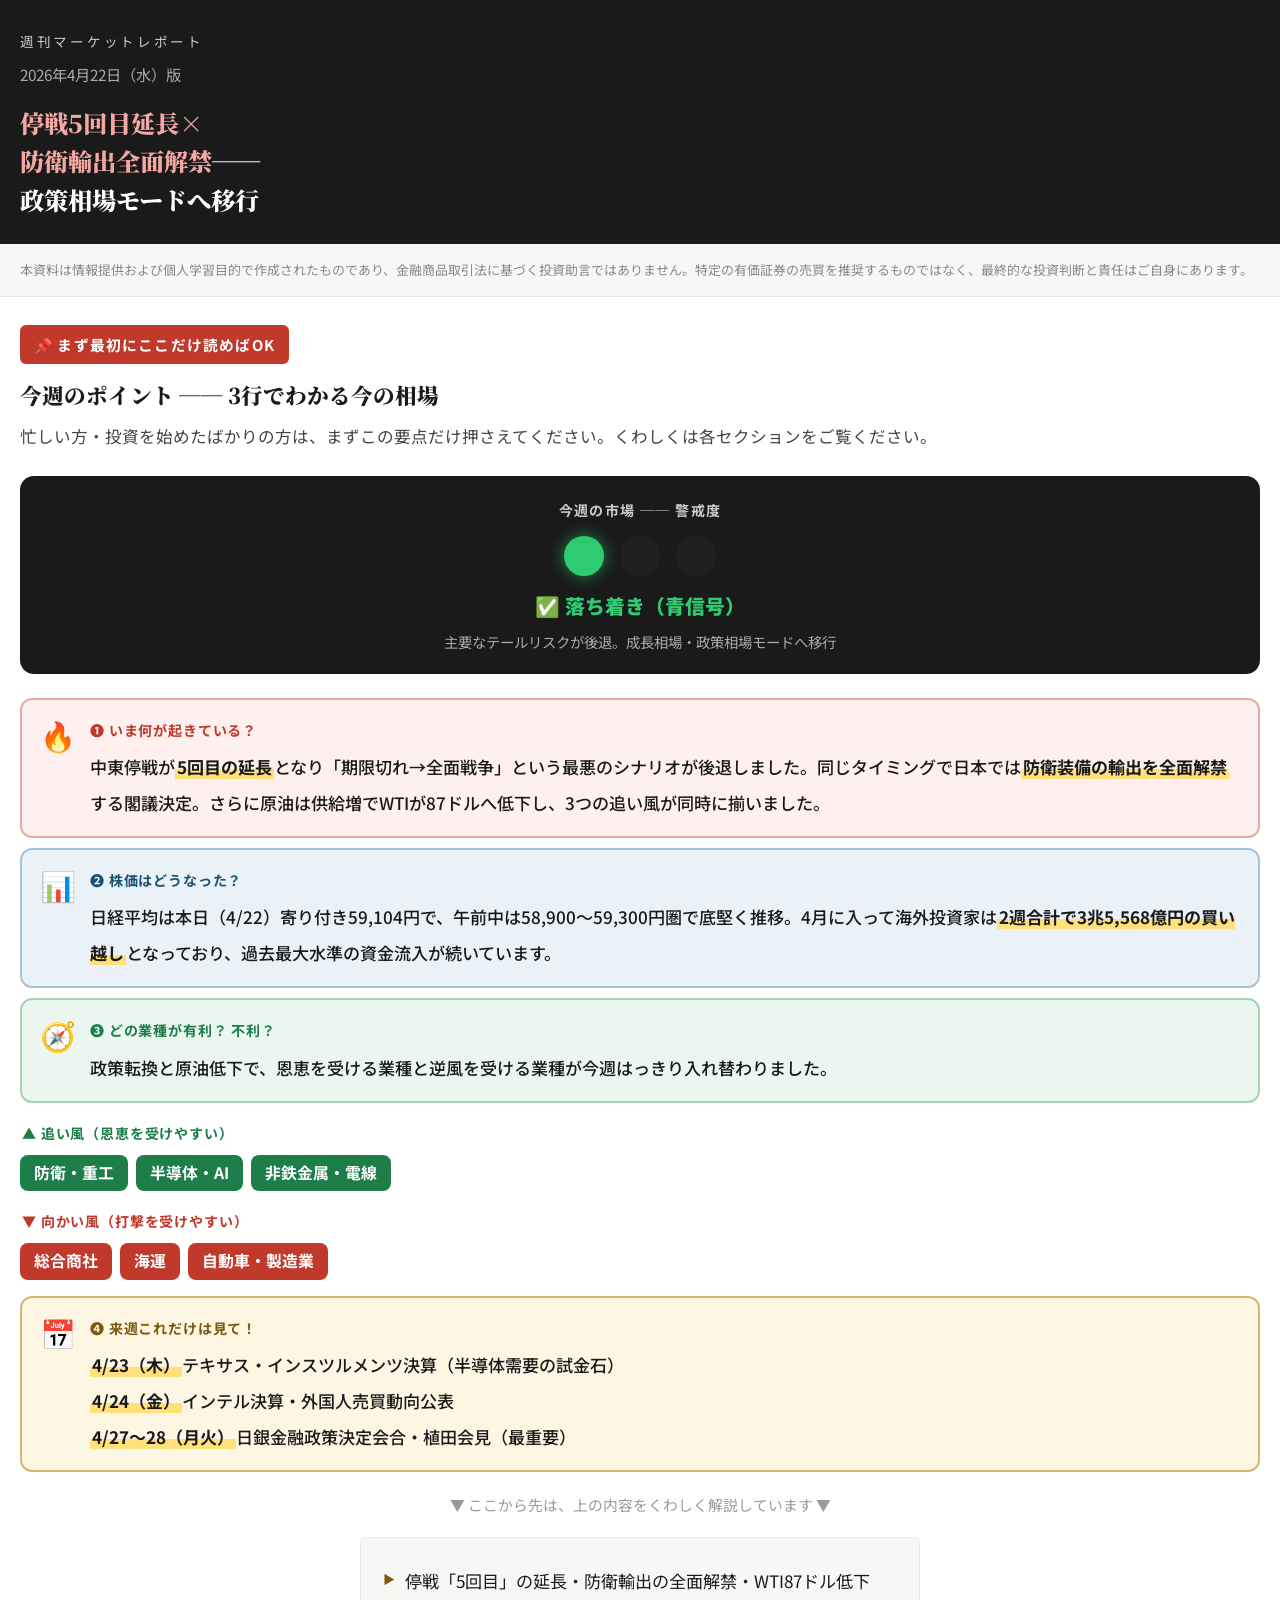
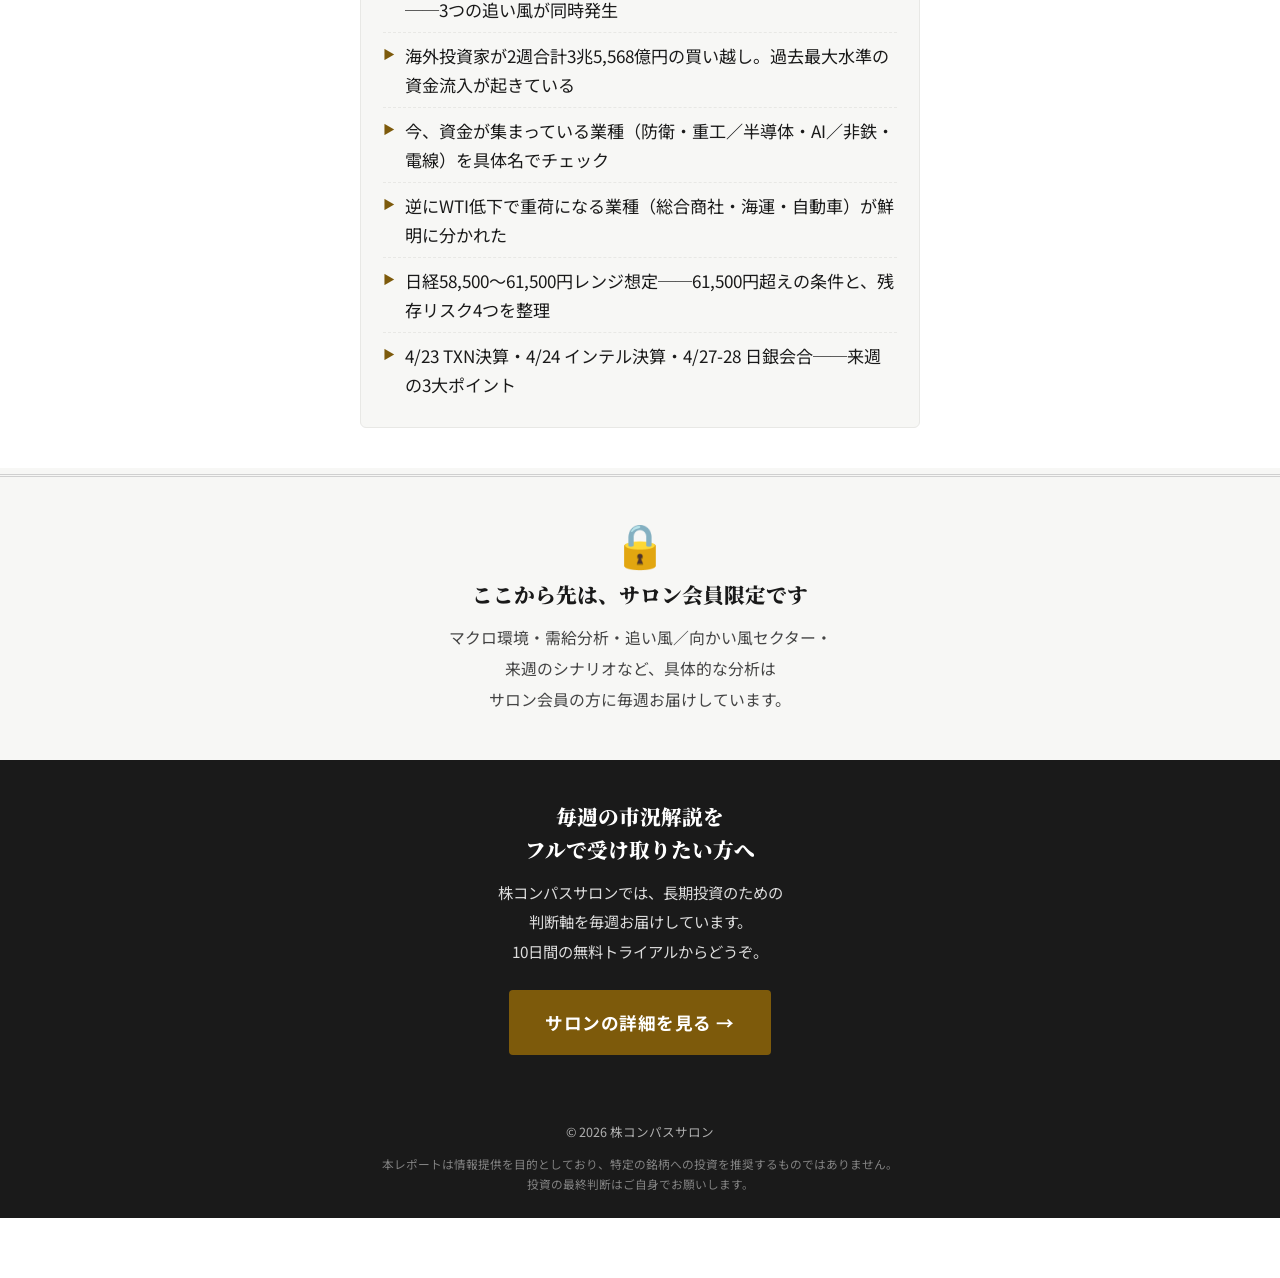
<file: 2026-04-22.html>
<!DOCTYPE html>
<html lang="ja">
<head>
<meta charset="UTF-8">
<meta name="viewport" content="width=device-width, initial-scale=1.0, maximum-scale=5.0">
<title>市況レポート 2026年4月22日｜株コンパスサロン</title>
<meta name="robots" content="noindex, nofollow">
<link href="https://fonts.googleapis.com/css2?family=Noto+Sans+JP:wght@400;500;700;900&family=Noto+Serif+JP:wght@700;900&display=swap" rel="stylesheet">
<style>
  :root {
    --text: #1a1a1a;
    --text-sub: #444;
    --bg: #ffffff;
    --bg-alt: #f7f7f5;
    --border: #d0d0d0;
    --border-light: #e8e8e5;
    --accent-red: #c0392b;
    --accent-red-bg: #fdf0ee;
    --accent-red-border: #e6a9a3;
    --accent-blue: #1a5276;
    --accent-blue-bg: #eaf1f7;
    --accent-blue-border: #a3c4db;
    --accent-green: #1e7e4a;
    --accent-green-bg: #ecf6f0;
    --accent-green-border: #a3d4b5;
    --accent-gold: #7d5a0b;
    --accent-gold-bg: #fdf6e3;
    --accent-gold-border: #d4b96a;
  }

  * { margin: 0; padding: 0; box-sizing: border-box; }

  html {
    font-size: 18px;
    scroll-behavior: smooth;
    -webkit-text-size-adjust: 100%;
  }

  body {
    font-family: 'Noto Sans JP', 'Hiragino Kaku Gothic ProN', 'メイリオ', sans-serif;
    background: var(--bg);
    color: var(--text);
    line-height: 2.0;
    font-weight: 400;
    -webkit-font-smoothing: antialiased;
    padding-bottom: 60px;
  }

  /* ━━━ ヘッダー ━━━ */
  .header {
    background: var(--text);
    color: #fff;
    padding: 28px 20px 24px;
  }
  .header-label {
    display: block;
    font-size: 0.75rem;
    letter-spacing: 0.2em;
    color: #ccc;
    margin-bottom: 4px;
  }
  .header-date {
    display: block;
    font-size: 0.85rem;
    color: #aaa;
    margin-bottom: 14px;
  }
  .header-title {
    font-family: 'Noto Serif JP', serif;
    font-size: 1.35rem;
    font-weight: 900;
    line-height: 1.6;
    color: #fff;
  }
  .header-title .hl {
    color: #f5a8a3;
  }

  /* ━━━ 免責 ━━━ */
  .disclaimer {
    background: var(--bg-alt);
    border-bottom: 1px solid var(--border-light);
    padding: 14px 20px;
    font-size: 0.72rem;
    color: #888;
    line-height: 1.8;
  }

  /* ━━━ 目次 ━━━ */
  .toc {
    padding: 24px 20px;
    background: var(--accent-blue-bg);
    border-bottom: 2px solid var(--accent-blue-border);
  }
  .toc-title {
    font-size: 1rem;
    font-weight: 700;
    margin-bottom: 14px;
    color: var(--accent-blue);
  }
  .toc a {
    display: flex;
    align-items: baseline;
    gap: 10px;
    text-decoration: none;
    color: var(--accent-blue);
    font-size: 0.95rem;
    font-weight: 500;
    padding: 10px 0;
    border-bottom: 1px solid var(--accent-blue-border);
    line-height: 1.5;
  }
  .toc a:last-child { border-bottom: none; }
  .toc a:active { background: rgba(26,82,118,0.08); }
  .toc .toc-num {
    font-weight: 700;
    flex-shrink: 0;
    min-width: 2em;
  }

  /* ━━━ メインコンテンツ ━━━ */
  .main { padding: 0; }

  /* ━━━ セクション ━━━ */
  .section {
    padding: 32px 20px 40px;
    border-bottom: 6px solid var(--bg-alt);
  }
  .section-header { margin-bottom: 24px; }
  .section-num {
    display: block;
    font-size: 0.8rem;
    font-weight: 700;
    color: var(--accent-blue);
    letter-spacing: 0.1em;
    margin-bottom: 4px;
  }
  .section-title {
    font-family: 'Noto Serif JP', serif;
    font-size: 1.25rem;
    font-weight: 900;
    line-height: 1.6;
    padding-bottom: 10px;
    border-bottom: 3px solid var(--text);
  }

  /* ━━━ 本文 ━━━ */
  p {
    margin-bottom: 18px;
    font-size: 1rem;
    line-height: 2.05;
  }
  strong, b {
    font-weight: 700;
    background: linear-gradient(transparent 60%, #ffe07a 60%);
    padding: 0 2px;
  }
  .credit-table strong,
  .resolve-box strong,
  .callout-title strong,
  .sector-card h4 strong,
  .data-card strong,
  .toc strong,
  .section-note strong {
    background: none;
    padding: 0;
  }

  /* ━━━ 補足説明ボックス ━━━ */
  .explain {
    background: var(--accent-gold-bg);
    border: 2px solid var(--accent-gold-border);
    border-radius: 10px;
    padding: 16px 18px;
    margin: 18px 0;
    font-size: 0.9rem;
    line-height: 2.0;
    color: var(--text-sub);
  }
  .explain-label {
    display: block;
    font-size: 0.78rem;
    font-weight: 700;
    color: var(--accent-gold);
    margin-bottom: 4px;
    letter-spacing: 0.05em;
  }

  /* ━━━ コールアウト ━━━ */
  .callout {
    border-radius: 12px;
    padding: 20px 18px;
    margin: 24px 0;
    border-width: 2px;
    border-style: solid;
  }
  .callout-title {
    font-size: 1.05rem;
    font-weight: 700;
    line-height: 1.6;
    margin-bottom: 12px;
  }
  .callout p {
    font-size: 0.95rem;
    margin-bottom: 14px;
    line-height: 2.0;
  }
  .callout p:last-child { margin-bottom: 0; }

  .callout.shock {
    background: var(--accent-red-bg);
    border-color: var(--accent-red-border);
  }
  .callout.shock .callout-title { color: var(--accent-red); }

  .callout.info {
    background: var(--accent-blue-bg);
    border-color: var(--accent-blue-border);
  }
  .callout.info .callout-title { color: var(--accent-blue); }

  .callout.positive {
    background: var(--accent-green-bg);
    border-color: var(--accent-green-border);
  }
  .callout.positive .callout-title { color: var(--accent-green); }

  .callout.warning {
    background: var(--accent-gold-bg);
    border-color: var(--accent-gold-border);
  }
  .callout.warning .callout-title { color: var(--accent-gold); }

  /* ━━━ データカード ━━━ */
  .data-card {
    background: var(--bg-alt);
    border: 2px solid var(--border);
    border-radius: 12px;
    padding: 16px 18px;
    margin: 12px 0;
  }
  .data-card-label {
    font-size: 0.78rem;
    color: #777;
    font-weight: 500;
    letter-spacing: 0.04em;
    margin-bottom: 4px;
  }
  .data-card-value {
    font-size: 1.55rem;
    font-weight: 900;
    line-height: 1.4;
  }
  .data-card-value.down { color: var(--accent-red); }
  .data-card-value.up { color: var(--accent-green); }
  .data-card-value.neutral { color: var(--accent-blue); }
  .data-card-sub {
    font-size: 0.82rem;
    color: #666;
    margin-top: 4px;
    line-height: 1.7;
  }

  /* ━━━ 信用取引テーブル ━━━ */
  .credit-table {
    width: 100%;
    border-collapse: collapse;
    margin: 20px 0;
    font-size: 0.88rem;
    background: var(--bg);
    border: 2px solid var(--border);
    border-radius: 12px;
    overflow: hidden;
  }
  .credit-table th {
    background: var(--text);
    color: #fff;
    font-weight: 500;
    text-align: left;
    padding: 14px 14px;
    font-size: 0.8rem;
    letter-spacing: 0.04em;
  }
  .credit-table td {
    padding: 14px 14px;
    border-bottom: 2px solid var(--border-light);
    vertical-align: top;
    line-height: 1.8;
  }
  .credit-table tr:last-child td { border-bottom: none; }
  .credit-table .val {
    font-weight: 900;
    font-size: 1.05rem;
    display: block;
  }
  .credit-table .change {
    font-size: 0.78rem;
    color: #888;
    display: block;
    margin-top: 2px;
  }
  .credit-ratio {
    text-align: center;
    padding: 18px 14px;
  }
  .credit-ratio .val {
    font-size: 1.6rem;
    color: var(--accent-green);
    display: block;
    margin-bottom: 2px;
  }
  .credit-ratio .sub {
    font-size: 0.78rem;
    color: #888;
  }

  /* ━━━ セクターカード ━━━ */
  .sector-card {
    border-radius: 14px;
    padding: 22px 20px;
    margin: 22px 0;
    border-width: 2px;
    border-style: solid;
  }
  .sector-card.tailwind {
    background: var(--accent-green-bg);
    border-color: var(--accent-green-border);
  }
  .sector-card.headwind {
    background: var(--accent-red-bg);
    border-color: var(--accent-red-border);
  }
  .sector-card h4 {
    font-size: 1.1rem;
    font-weight: 700;
    margin-bottom: 14px;
    line-height: 1.5;
  }
  .sector-tag {
    display: inline-block;
    font-size: 0.75rem;
    font-weight: 700;
    padding: 3px 12px;
    border-radius: 6px;
    margin-bottom: 6px;
  }
  .sector-tag.tw { background: var(--accent-green); color: #fff; }
  .sector-tag.hw { background: var(--accent-red); color: #fff; }
  .sector-card p {
    font-size: 0.95rem;
    margin-bottom: 14px;
    line-height: 2.0;
  }
  .sector-reasons {
    margin: 16px 0 0 0;
    padding: 0;
    list-style: none;
  }
  .sector-reasons li {
    position: relative;
    padding: 10px 0 10px 28px;
    font-size: 0.9rem;
    line-height: 1.9;
    border-bottom: 1px solid rgba(0,0,0,0.07);
  }
  .sector-reasons li:last-child { border-bottom: none; }
  .sector-reasons li::before {
    content: '●';
    position: absolute;
    left: 2px;
    top: 12px;
    font-size: 0.55rem;
  }
  .sector-card.tailwind .sector-reasons li::before { color: var(--accent-green); }
  .sector-card.headwind .sector-reasons li::before { color: var(--accent-red); }

  .note-small {
    font-size: 0.82rem;
    color: #888;
    margin-top: 14px;
    padding-top: 10px;
    border-top: 1px dashed var(--border);
    line-height: 1.8;
  }
  .resolve-box {
    margin-top: 18px;
    padding: 14px 16px;
    background: rgba(255,255,255,0.7);
    border-radius: 10px;
    border: 1px dashed var(--border);
    font-size: 0.88rem;
    line-height: 1.9;
    color: var(--text-sub);
  }
  .resolve-box strong {
    display: block;
    font-size: 0.78rem;
    font-weight: 700;
    color: var(--accent-blue);
    margin-bottom: 4px;
    letter-spacing: 0.05em;
  }

  /* ━━━ シナリオ ━━━ */
  .scenario-block {
    border-radius: 14px;
    padding: 22px 20px;
    margin: 22px 0;
    border-width: 2px;
    border-style: solid;
  }
  .scenario-block.bull {
    background: var(--accent-green-bg);
    border-color: var(--accent-green-border);
  }
  .scenario-block.bear {
    background: var(--accent-red-bg);
    border-color: var(--accent-red-border);
  }
  .scenario-block h4 {
    font-size: 1.1rem;
    font-weight: 700;
    margin-bottom: 14px;
    line-height: 1.5;
  }
  .scenario-block.bull h4 { color: var(--accent-green); }
  .scenario-block.bear h4 { color: var(--accent-red); }
  .scenario-block p {
    font-size: 0.95rem;
    line-height: 2.0;
    margin-bottom: 14px;
  }
  .scenario-block ul {
    list-style: none;
    padding: 0;
    margin: 0;
  }
  .scenario-block ul li {
    padding: 10px 0 10px 28px;
    position: relative;
    font-size: 0.92rem;
    line-height: 1.95;
    border-bottom: 1px solid rgba(0,0,0,0.06);
  }
  .scenario-block ul li:last-child { border-bottom: none; }
  .scenario-block.bull ul li::before { content: '✔'; position: absolute; left: 0; top: 10px; color: var(--accent-green); font-weight: 700; }
  .scenario-block.bear ul li::before { content: '⚠'; position: absolute; left: 0; top: 10px; }

  /* ━━━ タイムライン ━━━ */
  .timeline {
    margin: 20px 0;
    padding: 0;
    list-style: none;
  }
  .timeline li {
    padding: 18px 18px;
    margin: 10px 0;
    background: var(--bg-alt);
    border-radius: 12px;
    border: 2px solid var(--border-light);
    font-size: 0.92rem;
    line-height: 1.9;
  }
  .timeline li.important {
    border-color: var(--accent-red-border);
    background: var(--accent-red-bg);
  }
  .timeline .tl-date {
    font-weight: 900;
    font-size: 0.95rem;
    color: var(--accent-blue);
    display: block;
    margin-bottom: 6px;
  }
  .timeline li.important .tl-date { color: var(--accent-red); }

  /* ━━━ 小見出し ━━━ */
  .sub-heading {
    font-size: 1.05rem;
    font-weight: 700;
    margin: 30px 0 14px;
    padding: 10px 0;
    border-bottom: 2px solid var(--border);
    color: var(--text);
  }

  /* ━━━ セクション注 ━━━ */
  .section-note {
    font-size: 0.85rem;
    color: #888;
    margin-bottom: 20px;
    line-height: 1.9;
    padding: 12px 16px;
    background: var(--bg-alt);
    border-radius: 8px;
    border-left: 4px solid var(--border);
  }

  /* ━━━ フッター ━━━ */
  .footer {
    text-align: center;
    padding: 28px 20px;
    font-size: 0.82rem;
    color: #888;
    border-top: 2px solid var(--border-light);
    background: var(--bg-alt);
    line-height: 1.8;
  }

  /* ━━━ 要点まとめ ━━━ */
  .summary {
    padding: 28px 20px 32px;
    background: #fff;
    border-bottom: 6px solid var(--bg-alt);
  }
  .summary-badge {
    display: inline-block;
    background: var(--accent-red);
    color: #fff;
    font-size: 0.82rem;
    font-weight: 700;
    padding: 5px 14px;
    border-radius: 6px;
    letter-spacing: 0.08em;
    margin-bottom: 14px;
  }
  .summary-title {
    font-family: 'Noto Serif JP', serif;
    font-size: 1.2rem;
    font-weight: 900;
    margin-bottom: 8px;
    line-height: 1.6;
  }
  .summary-lead {
    font-size: 0.92rem;
    color: var(--text-sub);
    margin-bottom: 22px;
    line-height: 1.9;
  }

  /* 信号カード */
  .signal-card {
    border-radius: 12px;
    padding: 16px 18px;
    margin: 10px 0;
    border: 2px solid;
    display: flex;
    align-items: flex-start;
    gap: 14px;
  }
  .signal-card .signal-icon {
    font-size: 1.6rem;
    flex-shrink: 0;
    line-height: 1.2;
    margin-top: 2px;
  }
  .signal-card .signal-body {
    flex: 1;
    min-width: 0;
  }
  .signal-card .signal-label {
    font-size: 0.78rem;
    font-weight: 700;
    letter-spacing: 0.06em;
    margin-bottom: 4px;
    display: block;
  }
  .signal-card .signal-text {
    font-size: 0.95rem;
    line-height: 1.85;
    font-weight: 500;
  }
  .signal-card.red {
    background: var(--accent-red-bg);
    border-color: var(--accent-red-border);
  }
  .signal-card.red .signal-label { color: var(--accent-red); }
  .signal-card.green {
    background: var(--accent-green-bg);
    border-color: var(--accent-green-border);
  }
  .signal-card.green .signal-label { color: var(--accent-green); }
  .signal-card.blue {
    background: var(--accent-blue-bg);
    border-color: var(--accent-blue-border);
  }
  .signal-card.blue .signal-label { color: var(--accent-blue); }
  .signal-card.gold {
    background: var(--accent-gold-bg);
    border-color: var(--accent-gold-border);
  }
  .signal-card.gold .signal-label { color: var(--accent-gold); }

  /* 信号機 */
  .traffic-light {
    margin: 24px 0;
    padding: 20px 18px;
    background: var(--text);
    border-radius: 14px;
    text-align: center;
  }
  .traffic-light-title {
    color: #ccc;
    font-size: 0.78rem;
    font-weight: 700;
    letter-spacing: 0.1em;
    margin-bottom: 12px;
  }
  .traffic-icons {
    display: flex;
    justify-content: center;
    gap: 16px;
    margin-bottom: 10px;
  }
  .traffic-dot {
    width: 40px;
    height: 40px;
    border-radius: 50%;
    background: #333;
  }
  .traffic-dot.active-red { background: #e74c3c; box-shadow: 0 0 16px rgba(231,76,60,0.6); }
  .traffic-dot.active-yellow { background: #f1c40f; box-shadow: 0 0 16px rgba(241,196,15,0.6); }
  .traffic-dot.active-green { background: #2ecc71; box-shadow: 0 0 16px rgba(46,204,113,0.6); }
  .traffic-dot.dim { opacity: 0.25; }
  .traffic-label {
    color: #2ecc71;
    font-size: 1.1rem;
    font-weight: 900;
    margin-top: 4px;
  }
  .traffic-sub {
    color: #aaa;
    font-size: 0.8rem;
    margin-top: 4px;
    line-height: 1.7;
  }

  /* 追い風・向かい風の横並びミニカード */
  .sector-mini-group {
    margin: 16px 0;
  }
  .sector-mini-label {
    font-size: 0.78rem;
    font-weight: 700;
    letter-spacing: 0.06em;
    margin-bottom: 8px;
    padding-left: 2px;
  }
  .sector-mini-label.tw-label { color: var(--accent-green); }
  .sector-mini-label.hw-label { color: var(--accent-red); }
  .sector-mini-chips {
    display: flex;
    flex-wrap: wrap;
    gap: 8px;
  }
  .sector-chip {
    font-size: 0.88rem;
    font-weight: 700;
    padding: 8px 14px;
    border-radius: 8px;
    line-height: 1.3;
  }
  .sector-chip.tw {
    background: var(--accent-green);
    color: #fff;
  }
  .sector-chip.hw {
    background: var(--accent-red);
    color: #fff;
  }

  .summary-note {
    margin-top: 20px;
    font-size: 0.82rem;
    color: #999;
    line-height: 1.8;
    text-align: center;
  }
.preview-list {
  list-style: none;
  margin: 18px auto 8px;
  padding: 20px 22px;
  background: var(--bg-alt);
  border: 1px solid var(--border-light);
  border-radius: 6px;
  max-width: 560px;
}
.preview-list li {
  position: relative;
  padding: 8px 0 8px 22px;
  font-size: 0.95rem;
  color: var(--text);
  line-height: 1.7;
  border-bottom: 1px dashed var(--border-light);
}
.preview-list li:last-child { border-bottom: none; }
.preview-list li::before {
  content: '▶';
  position: absolute;
  left: 0;
  top: 11px;
  color: var(--accent-gold);
  font-size: 0.7em;
}

  /* ━━━ トップへ戻る ━━━ */
  .back-to-top {
    position: fixed;
    bottom: 20px;
    right: 20px;
    width: 52px;
    height: 52px;
    border-radius: 50%;
    background: var(--accent-blue);
    color: #fff;
    border: none;
    font-size: 1.3rem;
    display: flex;
    align-items: center;
    justify-content: center;
    box-shadow: 0 4px 14px rgba(0,0,0,0.25);
    cursor: pointer;
    z-index: 999;
    opacity: 0;
    transition: opacity 0.3s;
  }
  .back-to-top.show { opacity: 1; }
</style>
</head>
<body>

<button class="back-to-top" id="topBtn" onclick="window.scrollTo({top:0,behavior:'smooth'})" aria-label="トップへ戻る">▲</button>

<!-- ━━━ ヘッダー ━━━ -->
<header class="header" id="top">
  <span class="header-label">週刊マーケットレポート</span>
  <span class="header-date">2026年4月22日（水）版</span>
  <h1 class="header-title">
    <span class="hl">停戦5回目延長×<br>防衛輸出全面解禁</span>──<br>政策相場モードへ移行
  </h1>
</header>

<div class="disclaimer">
  本資料は情報提供および個人学習目的で作成されたものであり、金融商品取引法に基づく投資助言ではありません。特定の有価証券の売買を推奨するものではなく、最終的な投資判断と責任はご自身にあります。
</div>


<!-- ━━━ 初心者向け要点まとめ ━━━ -->
<section class="summary" id="summary">
  <span class="summary-badge">📌 まず最初にここだけ読めばOK</span>
  <h2 class="summary-title">今週のポイント ── 3行でわかる今の相場</h2>
  <p class="summary-lead">忙しい方・投資を始めたばかりの方は、まずこの要点だけ押さえてください。くわしくは各セクションをご覧ください。</p>

  <!-- 信号機 -->
  <div class="traffic-light">
    <div class="traffic-light-title">今週の市場 ── 警戒度</div>
    <div class="traffic-icons">
      <div class="traffic-dot active-green"></div>
      <div class="traffic-dot dim"></div>
      <div class="traffic-dot dim"></div>
    </div>
    <div class="traffic-label">✅ 落ち着き（青信号）</div>
    <div class="traffic-sub">主要なテールリスクが後退。成長相場・政策相場モードへ移行</div>
  </div>

  <!-- ① いま何が起きている？ -->
  <div class="signal-card red">
    <div class="signal-icon">🔥</div>
    <div class="signal-body">
      <span class="signal-label">❶ いま何が起きている？</span>
      <span class="signal-text">中東停戦が<strong>5回目の延長</strong>となり「期限切れ→全面戦争」という最悪のシナリオが後退しました。同じタイミングで日本では<strong>防衛装備の輸出を全面解禁</strong>する閣議決定。さらに原油は供給増でWTIが87ドルへ低下し、3つの追い風が同時に揃いました。</span>
    </div>
  </div>

  <!-- ② 株価はどうなった？ -->
  <div class="signal-card blue">
    <div class="signal-icon">📊</div>
    <div class="signal-body">
      <span class="signal-label">❷ 株価はどうなった？</span>
      <span class="signal-text">日経平均は本日（4/22）寄り付き59,104円で、午前中は58,900〜59,300円圏で底堅く推移。4月に入って海外投資家は<strong>2週合計で3兆5,568億円の買い越し</strong>となっており、過去最大水準の資金流入が続いています。</span>
    </div>
  </div>

  <!-- ③ 追い風・向かい風 -->
  <div class="signal-card green">
    <div class="signal-icon">🧭</div>
    <div class="signal-body">
      <span class="signal-label">❸ どの業種が有利？ 不利？</span>
      <span class="signal-text">政策転換と原油低下で、恩恵を受ける業種と逆風を受ける業種が今週はっきり入れ替わりました。</span>
    </div>
  </div>

  <div class="sector-mini-group">
    <div class="sector-mini-label tw-label">▲ 追い風（恩恵を受けやすい）</div>
    <div class="sector-mini-chips">
      <span class="sector-chip tw">防衛・重工</span>
      <span class="sector-chip tw">半導体・AI</span>
      <span class="sector-chip tw">非鉄金属・電線</span>
    </div>
  </div>
  <div class="sector-mini-group">
    <div class="sector-mini-label hw-label">▼ 向かい風（打撃を受けやすい）</div>
    <div class="sector-mini-chips">
      <span class="sector-chip hw">総合商社</span>
      <span class="sector-chip hw">海運</span>
      <span class="sector-chip hw">自動車・製造業</span>
    </div>
  </div>

  <!-- ④ 来週の注目 -->
  <div class="signal-card gold">
    <div class="signal-icon">📅</div>
    <div class="signal-body">
      <span class="signal-label">❹ 来週これだけは見て！</span>
      <span class="signal-text"><strong>4/23（木）</strong>テキサス・インスツルメンツ決算（半導体需要の試金石）<br><strong>4/24（金）</strong>インテル決算・外国人売買動向公表<br><strong>4/27〜28（月火）</strong>日銀金融政策決定会合・植田会見（最重要）</span>
    </div>
  </div>

  <p class="summary-note">▼ ここから先は、上の内容をくわしく解説しています ▼</p>
<ul class="preview-list">
  <li>停戦「5回目」の延長・防衛輸出の全面解禁・WTI87ドル低下──3つの追い風が同時発生</li>
  <li>海外投資家が2週合計3兆5,568億円の買い越し。過去最大水準の資金流入が起きている</li>
  <li>今、資金が集まっている業種（防衛・重工／半導体・AI／非鉄・電線）を具体名でチェック</li>
  <li>逆にWTI低下で重荷になる業種（総合商社・海運・自動車）が鮮明に分かれた</li>
  <li>日経58,500〜61,500円レンジ想定──61,500円超えの条件と、残存リスク4つを整理</li>
  <li>4/23 TXN決算・4/24 インテル決算・4/27-28 日銀会合──来週の3大ポイント</li>
</ul>
</section>


<!-- ━━━ 会員限定ゲート ━━━ -->
<style>
  .locked-section {
    background: var(--bg-alt);
    border-top: 3px double var(--border);
    padding: 44px 20px;
    text-align: center;
    margin: 0;
  }
  .locked-section .lock-icon {
    font-size: 2.4rem;
    margin-bottom: 14px;
    line-height: 1;
  }
  .locked-section .lock-title {
    font-family: 'Noto Serif JP', serif;
    font-size: 1.15rem;
    font-weight: 900;
    color: var(--text);
    margin-bottom: 12px;
    line-height: 1.6;
  }
  .locked-section .lock-desc {
    font-size: 0.88rem;
    color: var(--text-sub);
    line-height: 1.95;
  }
  .cta-block {
    background: var(--text);
    color: #fff;
    padding: 40px 20px;
    text-align: center;
  }
  .cta-block .cta-title {
    font-family: 'Noto Serif JP', serif;
    font-size: 1.15rem;
    font-weight: 900;
    line-height: 1.6;
    margin-bottom: 12px;
    color: #fff;
  }
  .cta-block .cta-desc {
    font-size: 0.85rem;
    color: #ddd;
    margin-bottom: 24px;
    line-height: 1.9;
  }
  .btn-primary {
    display: inline-block;
    background: var(--accent-gold);
    color: #fff;
    font-size: 0.98rem;
    font-weight: 700;
    padding: 15px 36px;
    border-radius: 4px;
    text-decoration: none;
    letter-spacing: 0.03em;
    transition: opacity 0.2s;
  }
  .btn-primary:hover { opacity: 0.9; }
  .site-footer {
    background: #1a1a1a;
    color: rgba(255,255,255,0.65);
    padding: 24px 20px;
    text-align: center;
    font-size: 0.7rem;
    line-height: 2;
  }
  .site-footer .footer-disclaimer {
    margin-top: 10px;
    font-size: 0.65rem;
    opacity: 0.7;
    line-height: 1.7;
  }
</style>

<div class="locked-section">
  <div class="lock-icon">🔒</div>
  <div class="lock-title">ここから先は、サロン会員限定です</div>
  <div class="lock-desc">
    マクロ環境・需給分析・追い風／向かい風セクター・<br>
    来週のシナリオなど、具体的な分析は<br>
    サロン会員の方に毎週お届けしています。
  </div>
</div>

<div class="cta-block">
  <div class="cta-title">
    毎週の市況解説を<br>フルで受け取りたい方へ
  </div>
  <div class="cta-desc">
    株コンパスサロンでは、長期投資のための<br>
    判断軸を毎週お届けしています。<br>
    10日間の無料トライアルからどうぞ。
  </div>
  <a href="https://lp.stocksalon.info" class="btn-primary">
    サロンの詳細を見る →
  </a>
</div>

<footer class="site-footer">
  <div>© 2026 株コンパスサロン</div>
  <div class="footer-disclaimer">
    本レポートは情報提供を目的としており、特定の銘柄への投資を推奨するものではありません。<br>
    投資の最終判断はご自身でお願いします。
  </div>
</footer>

<script>
const btn = document.getElementById('topBtn');
if (btn) {
  window.addEventListener('scroll', () => {
    btn.classList.toggle('show', window.scrollY > 600);
  });
}
</script>

</body>
</html>
</file>
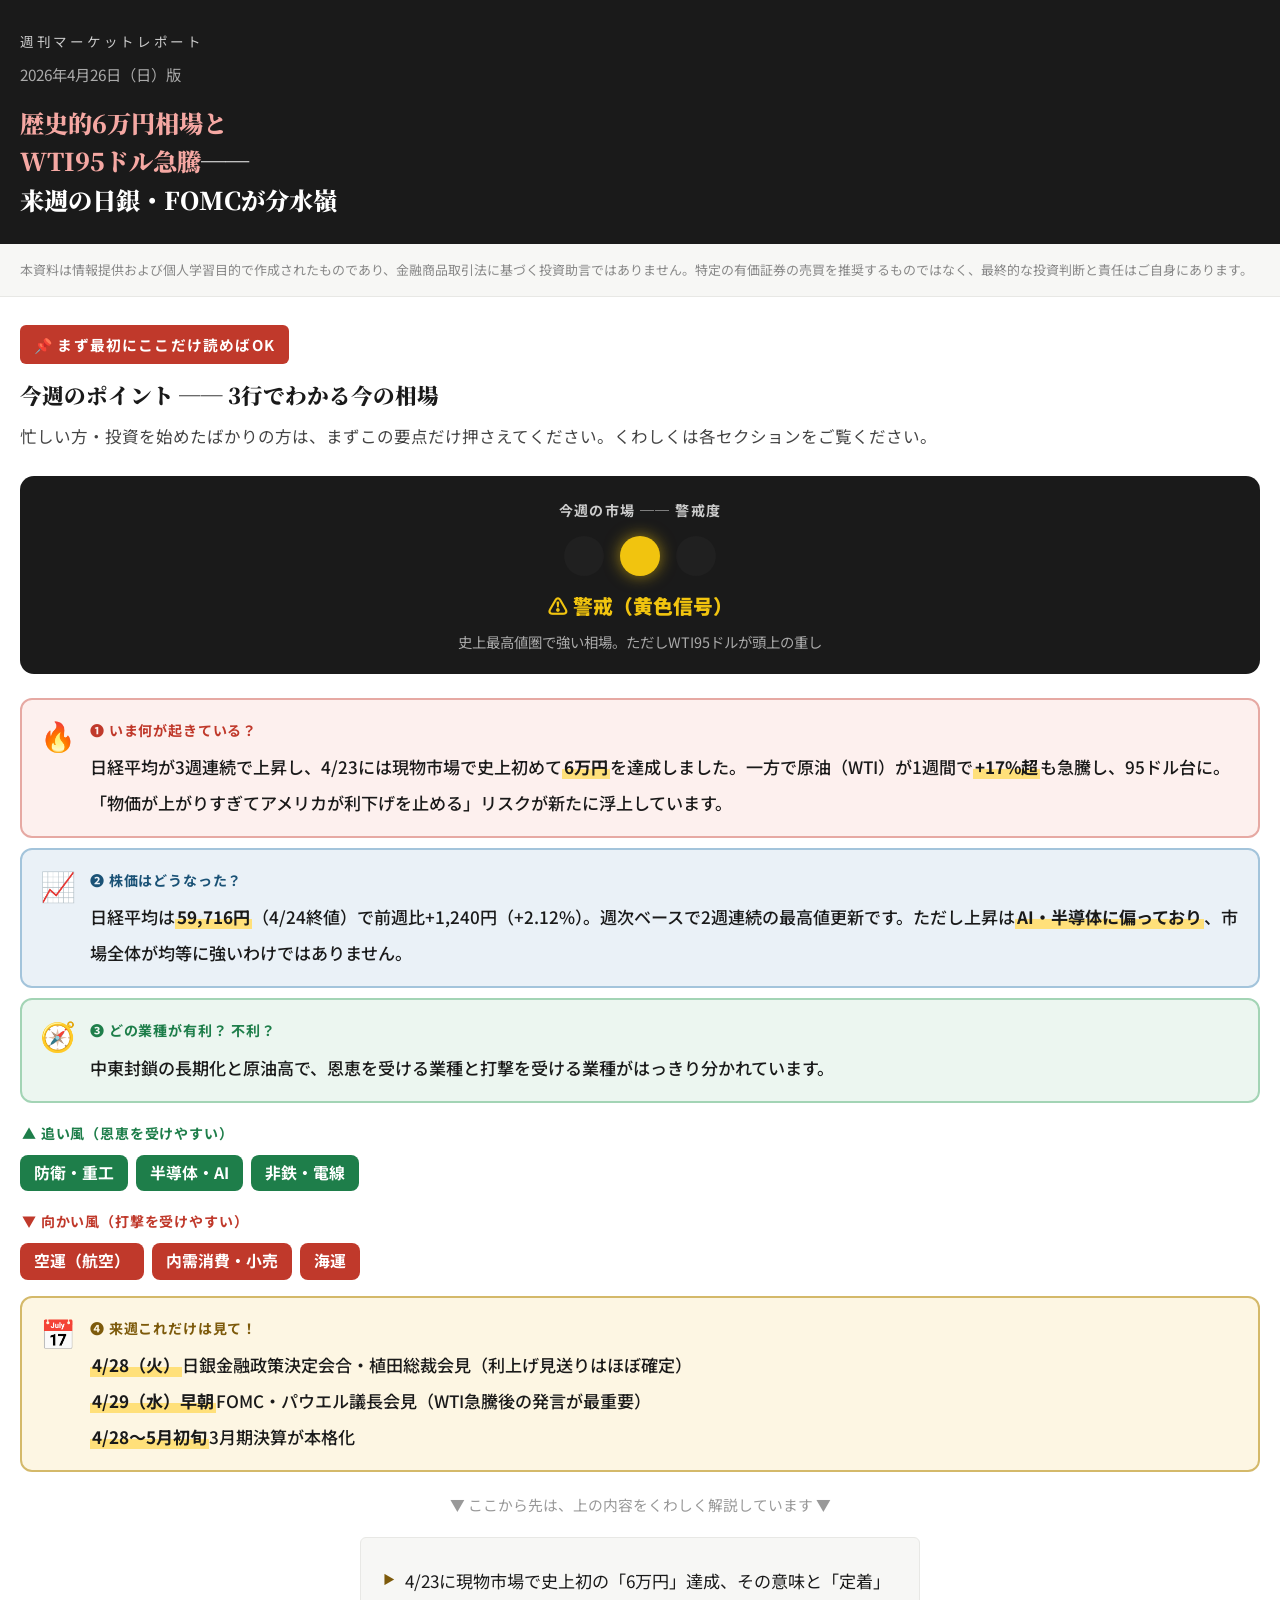
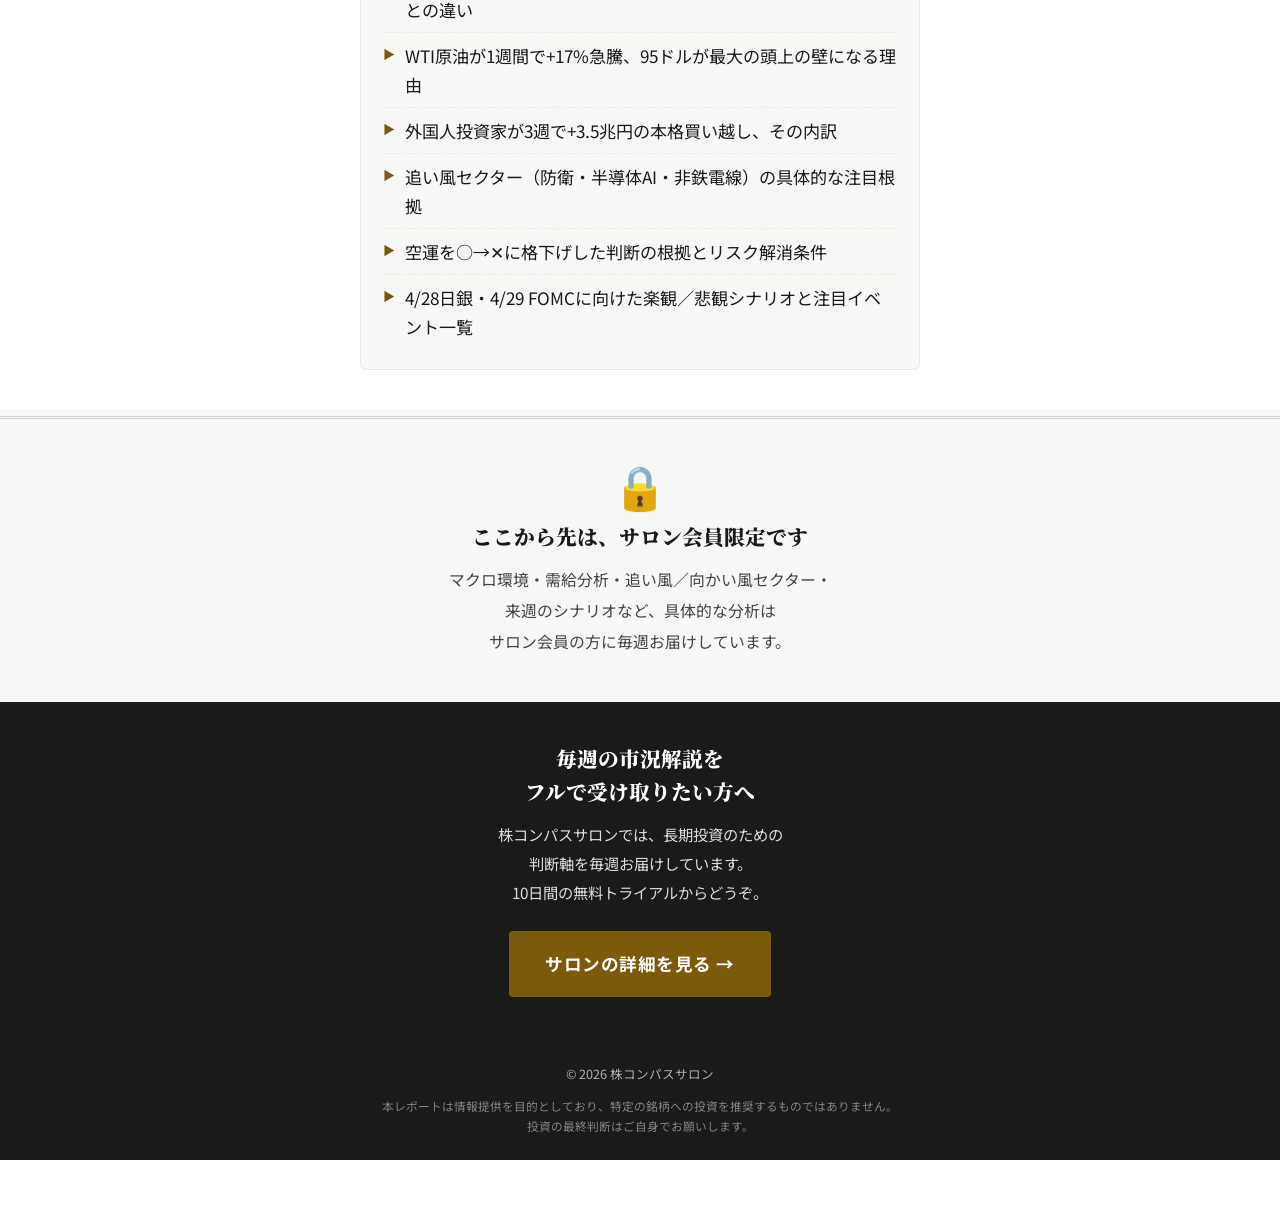
<file: 2026-04-26.html>
<!DOCTYPE html>
<html lang="ja">
<head>
<meta charset="UTF-8">
<meta name="viewport" content="width=device-width, initial-scale=1.0, maximum-scale=5.0">
<title>市況レポート 2026年4月26日｜株コンパスサロン</title>
<meta name="robots" content="noindex, nofollow">
<link href="https://fonts.googleapis.com/css2?family=Noto+Sans+JP:wght@400;500;700;900&family=Noto+Serif+JP:wght@700;900&display=swap" rel="stylesheet">
<style>
  :root {
    --text: #1a1a1a;
    --text-sub: #444;
    --bg: #ffffff;
    --bg-alt: #f7f7f5;
    --border: #d0d0d0;
    --border-light: #e8e8e5;
    --accent-red: #c0392b;
    --accent-red-bg: #fdf0ee;
    --accent-red-border: #e6a9a3;
    --accent-blue: #1a5276;
    --accent-blue-bg: #eaf1f7;
    --accent-blue-border: #a3c4db;
    --accent-green: #1e7e4a;
    --accent-green-bg: #ecf6f0;
    --accent-green-border: #a3d4b5;
    --accent-gold: #7d5a0b;
    --accent-gold-bg: #fdf6e3;
    --accent-gold-border: #d4b96a;
  }

  * { margin: 0; padding: 0; box-sizing: border-box; }

  html {
    font-size: 18px;
    scroll-behavior: smooth;
    -webkit-text-size-adjust: 100%;
  }

  body {
    font-family: 'Noto Sans JP', 'Hiragino Kaku Gothic ProN', 'メイリオ', sans-serif;
    background: var(--bg);
    color: var(--text);
    line-height: 2.0;
    font-weight: 400;
    -webkit-font-smoothing: antialiased;
    padding-bottom: 60px;
  }

  /* ━━━ ヘッダー ━━━ */
  .header {
    background: var(--text);
    color: #fff;
    padding: 28px 20px 24px;
  }
  .header-label {
    display: block;
    font-size: 0.75rem;
    letter-spacing: 0.2em;
    color: #ccc;
    margin-bottom: 4px;
  }
  .header-date {
    display: block;
    font-size: 0.85rem;
    color: #aaa;
    margin-bottom: 14px;
  }
  .header-title {
    font-family: 'Noto Serif JP', serif;
    font-size: 1.35rem;
    font-weight: 900;
    line-height: 1.6;
    color: #fff;
  }
  .header-title .hl {
    color: #f5a8a3;
  }

  /* ━━━ 免責 ━━━ */
  .disclaimer {
    background: var(--bg-alt);
    border-bottom: 1px solid var(--border-light);
    padding: 14px 20px;
    font-size: 0.72rem;
    color: #888;
    line-height: 1.8;
  }

  /* ━━━ 目次 ━━━ */
  .toc {
    padding: 24px 20px;
    background: var(--accent-blue-bg);
    border-bottom: 2px solid var(--accent-blue-border);
  }
  .toc-title {
    font-size: 1rem;
    font-weight: 700;
    margin-bottom: 14px;
    color: var(--accent-blue);
  }
  .toc a {
    display: flex;
    align-items: baseline;
    gap: 10px;
    text-decoration: none;
    color: var(--accent-blue);
    font-size: 0.95rem;
    font-weight: 500;
    padding: 10px 0;
    border-bottom: 1px solid var(--accent-blue-border);
    line-height: 1.5;
  }
  .toc a:last-child { border-bottom: none; }
  .toc a:active { background: rgba(26,82,118,0.08); }
  .toc .toc-num {
    font-weight: 700;
    flex-shrink: 0;
    min-width: 2em;
  }

  /* ━━━ メインコンテンツ ━━━ */
  .main { padding: 0; }

  /* ━━━ セクション ━━━ */
  .section {
    padding: 32px 20px 40px;
    border-bottom: 6px solid var(--bg-alt);
  }
  .section-header { margin-bottom: 24px; }
  .section-num {
    display: block;
    font-size: 0.8rem;
    font-weight: 700;
    color: var(--accent-blue);
    letter-spacing: 0.1em;
    margin-bottom: 4px;
  }
  .section-title {
    font-family: 'Noto Serif JP', serif;
    font-size: 1.25rem;
    font-weight: 900;
    line-height: 1.6;
    padding-bottom: 10px;
    border-bottom: 3px solid var(--text);
  }

  /* ━━━ 本文 ━━━ */
  p {
    margin-bottom: 18px;
    font-size: 1rem;
    line-height: 2.05;
  }
  strong, b {
    font-weight: 700;
    background: linear-gradient(transparent 60%, #ffe07a 60%);
    padding: 0 2px;
  }
  .credit-table strong,
  .resolve-box strong,
  .callout-title strong,
  .sector-card h4 strong,
  .data-card strong,
  .toc strong,
  .section-note strong {
    background: none;
    padding: 0;
  }

  /* ━━━ 補足説明ボックス ━━━ */
  .explain {
    background: var(--accent-gold-bg);
    border: 2px solid var(--accent-gold-border);
    border-radius: 10px;
    padding: 16px 18px;
    margin: 18px 0;
    font-size: 0.9rem;
    line-height: 2.0;
    color: var(--text-sub);
  }
  .explain-label {
    display: block;
    font-size: 0.78rem;
    font-weight: 700;
    color: var(--accent-gold);
    margin-bottom: 4px;
    letter-spacing: 0.05em;
  }

  /* ━━━ コールアウト ━━━ */
  .callout {
    border-radius: 12px;
    padding: 20px 18px;
    margin: 24px 0;
    border-width: 2px;
    border-style: solid;
  }
  .callout-title {
    font-size: 1.05rem;
    font-weight: 700;
    line-height: 1.6;
    margin-bottom: 12px;
  }
  .callout p {
    font-size: 0.95rem;
    margin-bottom: 14px;
    line-height: 2.0;
  }
  .callout p:last-child { margin-bottom: 0; }

  .callout.shock {
    background: var(--accent-red-bg);
    border-color: var(--accent-red-border);
  }
  .callout.shock .callout-title { color: var(--accent-red); }

  .callout.info {
    background: var(--accent-blue-bg);
    border-color: var(--accent-blue-border);
  }
  .callout.info .callout-title { color: var(--accent-blue); }

  .callout.positive {
    background: var(--accent-green-bg);
    border-color: var(--accent-green-border);
  }
  .callout.positive .callout-title { color: var(--accent-green); }

  .callout.warning {
    background: var(--accent-gold-bg);
    border-color: var(--accent-gold-border);
  }
  .callout.warning .callout-title { color: var(--accent-gold); }

  /* ━━━ データカード ━━━ */
  .data-card {
    background: var(--bg-alt);
    border: 2px solid var(--border);
    border-radius: 12px;
    padding: 16px 18px;
    margin: 12px 0;
  }
  .data-card-label {
    font-size: 0.78rem;
    color: #777;
    font-weight: 500;
    letter-spacing: 0.04em;
    margin-bottom: 4px;
  }
  .data-card-value {
    font-size: 1.55rem;
    font-weight: 900;
    line-height: 1.4;
  }
  .data-card-value.down { color: var(--accent-red); }
  .data-card-value.up { color: var(--accent-green); }
  .data-card-value.neutral { color: var(--accent-blue); }
  .data-card-sub {
    font-size: 0.82rem;
    color: #666;
    margin-top: 4px;
    line-height: 1.7;
  }

  /* ━━━ 信用取引テーブル ━━━ */
  .credit-table {
    width: 100%;
    border-collapse: collapse;
    margin: 20px 0;
    font-size: 0.88rem;
    background: var(--bg);
    border: 2px solid var(--border);
    border-radius: 12px;
    overflow: hidden;
  }
  .credit-table th {
    background: var(--text);
    color: #fff;
    font-weight: 500;
    text-align: left;
    padding: 14px 14px;
    font-size: 0.8rem;
    letter-spacing: 0.04em;
  }
  .credit-table td {
    padding: 14px 14px;
    border-bottom: 2px solid var(--border-light);
    vertical-align: top;
    line-height: 1.8;
  }
  .credit-table tr:last-child td { border-bottom: none; }
  .credit-table .val {
    font-weight: 900;
    font-size: 1.05rem;
    display: block;
  }
  .credit-table .change {
    font-size: 0.78rem;
    color: #888;
    display: block;
    margin-top: 2px;
  }
  .credit-ratio {
    text-align: center;
    padding: 18px 14px;
  }
  .credit-ratio .val {
    font-size: 1.6rem;
    color: var(--accent-red);
    display: block;
    margin-bottom: 2px;
  }
  .credit-ratio .sub {
    font-size: 0.78rem;
    color: #888;
  }

  /* ━━━ セクターカード ━━━ */
  .sector-card {
    border-radius: 14px;
    padding: 22px 20px;
    margin: 22px 0;
    border-width: 2px;
    border-style: solid;
  }
  .sector-card.tailwind {
    background: var(--accent-green-bg);
    border-color: var(--accent-green-border);
  }
  .sector-card.headwind {
    background: var(--accent-red-bg);
    border-color: var(--accent-red-border);
  }
  .sector-card h4 {
    font-size: 1.1rem;
    font-weight: 700;
    margin-bottom: 14px;
    line-height: 1.5;
  }
  .sector-tag {
    display: inline-block;
    font-size: 0.75rem;
    font-weight: 700;
    padding: 3px 12px;
    border-radius: 6px;
    margin-bottom: 6px;
  }
  .sector-tag.tw { background: var(--accent-green); color: #fff; }
  .sector-tag.hw { background: var(--accent-red); color: #fff; }
  .sector-card p {
    font-size: 0.95rem;
    margin-bottom: 14px;
    line-height: 2.0;
  }
  .sector-reasons {
    margin: 16px 0 0 0;
    padding: 0;
    list-style: none;
  }
  .sector-reasons li {
    position: relative;
    padding: 10px 0 10px 28px;
    font-size: 0.9rem;
    line-height: 1.9;
    border-bottom: 1px solid rgba(0,0,0,0.07);
  }
  .sector-reasons li:last-child { border-bottom: none; }
  .sector-reasons li::before {
    content: '●';
    position: absolute;
    left: 2px;
    top: 12px;
    font-size: 0.55rem;
  }
  .sector-card.tailwind .sector-reasons li::before { color: var(--accent-green); }
  .sector-card.headwind .sector-reasons li::before { color: var(--accent-red); }

  .note-small {
    font-size: 0.82rem;
    color: #888;
    margin-top: 14px;
    padding-top: 10px;
    border-top: 1px dashed var(--border);
    line-height: 1.8;
  }
  .resolve-box {
    margin-top: 18px;
    padding: 14px 16px;
    background: rgba(255,255,255,0.7);
    border-radius: 10px;
    border: 1px dashed var(--border);
    font-size: 0.88rem;
    line-height: 1.9;
    color: var(--text-sub);
  }
  .resolve-box strong {
    display: block;
    font-size: 0.78rem;
    font-weight: 700;
    color: var(--accent-blue);
    margin-bottom: 4px;
    letter-spacing: 0.05em;
  }

  /* ━━━ シナリオ ━━━ */
  .scenario-block {
    border-radius: 14px;
    padding: 22px 20px;
    margin: 22px 0;
    border-width: 2px;
    border-style: solid;
  }
  .scenario-block.bull {
    background: var(--accent-green-bg);
    border-color: var(--accent-green-border);
  }
  .scenario-block.bear {
    background: var(--accent-red-bg);
    border-color: var(--accent-red-border);
  }
  .scenario-block h4 {
    font-size: 1.1rem;
    font-weight: 700;
    margin-bottom: 14px;
    line-height: 1.5;
  }
  .scenario-block.bull h4 { color: var(--accent-green); }
  .scenario-block.bear h4 { color: var(--accent-red); }
  .scenario-block p {
    font-size: 0.95rem;
    line-height: 2.0;
    margin-bottom: 14px;
  }
  .scenario-block ul {
    list-style: none;
    padding: 0;
    margin: 0;
  }
  .scenario-block ul li {
    padding: 10px 0 10px 28px;
    position: relative;
    font-size: 0.92rem;
    line-height: 1.95;
    border-bottom: 1px solid rgba(0,0,0,0.06);
  }
  .scenario-block ul li:last-child { border-bottom: none; }
  .scenario-block.bull ul li::before { content: '✔'; position: absolute; left: 0; top: 10px; color: var(--accent-green); font-weight: 700; }
  .scenario-block.bear ul li::before { content: '⚠'; position: absolute; left: 0; top: 10px; }

  /* ━━━ タイムライン ━━━ */
  .timeline {
    margin: 20px 0;
    padding: 0;
    list-style: none;
  }
  .timeline li {
    padding: 18px 18px;
    margin: 10px 0;
    background: var(--bg-alt);
    border-radius: 12px;
    border: 2px solid var(--border-light);
    font-size: 0.92rem;
    line-height: 1.9;
  }
  .timeline li.important {
    border-color: var(--accent-red-border);
    background: var(--accent-red-bg);
  }
  .timeline .tl-date {
    font-weight: 900;
    font-size: 0.95rem;
    color: var(--accent-blue);
    display: block;
    margin-bottom: 6px;
  }
  .timeline li.important .tl-date { color: var(--accent-red); }

  /* ━━━ 小見出し ━━━ */
  .sub-heading {
    font-size: 1.05rem;
    font-weight: 700;
    margin: 30px 0 14px;
    padding: 10px 0;
    border-bottom: 2px solid var(--border);
    color: var(--text);
  }

  /* ━━━ セクション注 ━━━ */
  .section-note {
    font-size: 0.85rem;
    color: #888;
    margin-bottom: 20px;
    line-height: 1.9;
    padding: 12px 16px;
    background: var(--bg-alt);
    border-radius: 8px;
    border-left: 4px solid var(--border);
  }

  /* ━━━ フッター ━━━ */
  .footer {
    text-align: center;
    padding: 28px 20px;
    font-size: 0.82rem;
    color: #888;
    border-top: 2px solid var(--border-light);
    background: var(--bg-alt);
    line-height: 1.8;
  }

  /* ━━━ 要点まとめ ━━━ */
  .summary {
    padding: 28px 20px 32px;
    background: #fff;
    border-bottom: 6px solid var(--bg-alt);
  }
  .summary-badge {
    display: inline-block;
    background: var(--accent-red);
    color: #fff;
    font-size: 0.82rem;
    font-weight: 700;
    padding: 5px 14px;
    border-radius: 6px;
    letter-spacing: 0.08em;
    margin-bottom: 14px;
  }
  .summary-title {
    font-family: 'Noto Serif JP', serif;
    font-size: 1.2rem;
    font-weight: 900;
    margin-bottom: 8px;
    line-height: 1.6;
  }
  .summary-lead {
    font-size: 0.92rem;
    color: var(--text-sub);
    margin-bottom: 22px;
    line-height: 1.9;
  }

  /* 信号カード */
  .signal-card {
    border-radius: 12px;
    padding: 16px 18px;
    margin: 10px 0;
    border: 2px solid;
    display: flex;
    align-items: flex-start;
    gap: 14px;
  }
  .signal-card .signal-icon {
    font-size: 1.6rem;
    flex-shrink: 0;
    line-height: 1.2;
    margin-top: 2px;
  }
  .signal-card .signal-body {
    flex: 1;
    min-width: 0;
  }
  .signal-card .signal-label {
    font-size: 0.78rem;
    font-weight: 700;
    letter-spacing: 0.06em;
    margin-bottom: 4px;
    display: block;
  }
  .signal-card .signal-text {
    font-size: 0.95rem;
    line-height: 1.85;
    font-weight: 500;
  }
  .signal-card.red {
    background: var(--accent-red-bg);
    border-color: var(--accent-red-border);
  }
  .signal-card.red .signal-label { color: var(--accent-red); }
  .signal-card.green {
    background: var(--accent-green-bg);
    border-color: var(--accent-green-border);
  }
  .signal-card.green .signal-label { color: var(--accent-green); }
  .signal-card.blue {
    background: var(--accent-blue-bg);
    border-color: var(--accent-blue-border);
  }
  .signal-card.blue .signal-label { color: var(--accent-blue); }
  .signal-card.gold {
    background: var(--accent-gold-bg);
    border-color: var(--accent-gold-border);
  }
  .signal-card.gold .signal-label { color: var(--accent-gold); }

  /* 信号機 */
  .traffic-light {
    margin: 24px 0;
    padding: 20px 18px;
    background: var(--text);
    border-radius: 14px;
    text-align: center;
  }
  .traffic-light-title {
    color: #ccc;
    font-size: 0.78rem;
    font-weight: 700;
    letter-spacing: 0.1em;
    margin-bottom: 12px;
  }
  .traffic-icons {
    display: flex;
    justify-content: center;
    gap: 16px;
    margin-bottom: 10px;
  }
  .traffic-dot {
    width: 40px;
    height: 40px;
    border-radius: 50%;
    background: #333;
  }
  .traffic-dot.active-red { background: #e74c3c; box-shadow: 0 0 16px rgba(231,76,60,0.6); }
  .traffic-dot.active-yellow { background: #f1c40f; box-shadow: 0 0 16px rgba(241,196,15,0.6); }
  .traffic-dot.dim { opacity: 0.25; }
  .traffic-label {
    color: #f1c40f;
    font-size: 1.1rem;
    font-weight: 900;
    margin-top: 4px;
  }
  .traffic-sub {
    color: #aaa;
    font-size: 0.8rem;
    margin-top: 4px;
    line-height: 1.7;
  }

  /* 追い風・向かい風の横並びミニカード */
  .sector-mini-group {
    margin: 16px 0;
  }
  .sector-mini-label {
    font-size: 0.78rem;
    font-weight: 700;
    letter-spacing: 0.06em;
    margin-bottom: 8px;
    padding-left: 2px;
  }
  .sector-mini-label.tw-label { color: var(--accent-green); }
  .sector-mini-label.hw-label { color: var(--accent-red); }
  .sector-mini-chips {
    display: flex;
    flex-wrap: wrap;
    gap: 8px;
  }
  .sector-chip {
    font-size: 0.88rem;
    font-weight: 700;
    padding: 8px 14px;
    border-radius: 8px;
    line-height: 1.3;
  }
  .sector-chip.tw {
    background: var(--accent-green);
    color: #fff;
  }
  .sector-chip.hw {
    background: var(--accent-red);
    color: #fff;
  }

  .summary-note {
    margin-top: 20px;
    font-size: 0.82rem;
    color: #999;
    line-height: 1.8;
    text-align: center;
  }
  .preview-list {
    list-style: none;
    margin: 18px auto 8px;
    padding: 20px 22px;
    background: var(--bg-alt);
    border: 1px solid var(--border-light);
    border-radius: 6px;
    max-width: 560px;
  }
  .preview-list li {
    position: relative;
    padding: 8px 0 8px 22px;
    font-size: 0.95rem;
    color: var(--text);
    line-height: 1.7;
    border-bottom: 1px dashed var(--border-light);
  }
  .preview-list li:last-child { border-bottom: none; }
  .preview-list li::before {
    content: '▶';
    position: absolute;
    left: 0;
    top: 11px;
    color: var(--accent-gold);
    font-size: 0.7em;
  }

  /* ━━━ トップへ戻る ━━━ */
  .back-to-top {
    position: fixed;
    bottom: 20px;
    right: 20px;
    width: 52px;
    height: 52px;
    border-radius: 50%;
    background: var(--accent-blue);
    color: #fff;
    border: none;
    font-size: 1.3rem;
    display: flex;
    align-items: center;
    justify-content: center;
    box-shadow: 0 4px 14px rgba(0,0,0,0.25);
    cursor: pointer;
    z-index: 999;
    opacity: 0;
    transition: opacity 0.3s;
  }
  .back-to-top.show { opacity: 1; }
</style>
</head>
<body>

<button class="back-to-top" id="topBtn" onclick="window.scrollTo({top:0,behavior:'smooth'})" aria-label="トップへ戻る">▲</button>

<!-- ━━━ ヘッダー ━━━ -->
<header class="header" id="top">
  <span class="header-label">週刊マーケットレポート</span>
  <span class="header-date">2026年4月26日（日）版</span>
  <h1 class="header-title">
    <span class="hl">歴史的6万円相場と<br>WTI95ドル急騰</span>──<br>来週の日銀・FOMCが分水嶺
  </h1>
</header>

<div class="disclaimer">
  本資料は情報提供および個人学習目的で作成されたものであり、金融商品取引法に基づく投資助言ではありません。特定の有価証券の売買を推奨するものではなく、最終的な投資判断と責任はご自身にあります。
</div>


<!-- ━━━ 初心者向け要点まとめ ━━━ -->
<section class="summary" id="summary">
  <span class="summary-badge">📌 まず最初にここだけ読めばOK</span>
  <h2 class="summary-title">今週のポイント ── 3行でわかる今の相場</h2>
  <p class="summary-lead">忙しい方・投資を始めたばかりの方は、まずこの要点だけ押さえてください。くわしくは各セクションをご覧ください。</p>

  <!-- 信号機 -->
  <div class="traffic-light">
    <div class="traffic-light-title">今週の市場 ── 警戒度</div>
    <div class="traffic-icons">
      <div class="traffic-dot dim"></div>
      <div class="traffic-dot active-yellow"></div>
      <div class="traffic-dot dim"></div>
    </div>
    <div class="traffic-label">⚠ 警戒（黄色信号）</div>
    <div class="traffic-sub">史上最高値圏で強い相場。ただしWTI95ドルが頭上の重し</div>
  </div>

  <!-- ① いま何が起きている？ -->
  <div class="signal-card red">
    <div class="signal-icon">🔥</div>
    <div class="signal-body">
      <span class="signal-label">❶ いま何が起きている？</span>
      <span class="signal-text">日経平均が3週連続で上昇し、4/23には現物市場で史上初めて<strong>6万円</strong>を達成しました。一方で原油（WTI）が1週間で<strong>+17%超</strong>も急騰し、95ドル台に。「物価が上がりすぎてアメリカが利下げを止める」リスクが新たに浮上しています。</span>
    </div>
  </div>

  <!-- ② 株価はどうなった？ -->
  <div class="signal-card blue">
    <div class="signal-icon">📈</div>
    <div class="signal-body">
      <span class="signal-label">❷ 株価はどうなった？</span>
      <span class="signal-text">日経平均は<strong>59,716円</strong>（4/24終値）で前週比+1,240円（+2.12%）。週次ベースで2週連続の最高値更新です。ただし上昇は<strong>AI・半導体に偏っており</strong>、市場全体が均等に強いわけではありません。</span>
    </div>
  </div>

  <!-- ③ 追い風・向かい風 -->
  <div class="signal-card green">
    <div class="signal-icon">🧭</div>
    <div class="signal-body">
      <span class="signal-label">❸ どの業種が有利？ 不利？</span>
      <span class="signal-text">中東封鎖の長期化と原油高で、恩恵を受ける業種と打撃を受ける業種がはっきり分かれています。</span>
    </div>
  </div>

  <div class="sector-mini-group">
    <div class="sector-mini-label tw-label">▲ 追い風（恩恵を受けやすい）</div>
    <div class="sector-mini-chips">
      <span class="sector-chip tw">防衛・重工</span>
      <span class="sector-chip tw">半導体・AI</span>
      <span class="sector-chip tw">非鉄・電線</span>
    </div>
  </div>
  <div class="sector-mini-group">
    <div class="sector-mini-label hw-label">▼ 向かい風（打撃を受けやすい）</div>
    <div class="sector-mini-chips">
      <span class="sector-chip hw">空運（航空）</span>
      <span class="sector-chip hw">内需消費・小売</span>
      <span class="sector-chip hw">海運</span>
    </div>
  </div>

  <!-- ④ 来週の注目 -->
  <div class="signal-card gold">
    <div class="signal-icon">📅</div>
    <div class="signal-body">
      <span class="signal-label">❹ 来週これだけは見て！</span>
      <span class="signal-text"><strong>4/28（火）</strong>日銀金融政策決定会合・植田総裁会見（利上げ見送りはほぼ確定）<br><strong>4/29（水）早朝</strong>FOMC・パウエル議長会見（WTI急騰後の発言が最重要）<br><strong>4/28〜5月初旬</strong>3月期決算が本格化</span>
    </div>
  </div>

  <p class="summary-note">▼ ここから先は、上の内容をくわしく解説しています ▼</p>
<ul class="preview-list">
  <li>4/23に現物市場で史上初の「6万円」達成、その意味と「定着」との違い</li>
  <li>WTI原油が1週間で+17%急騰、95ドルが最大の頭上の壁になる理由</li>
  <li>外国人投資家が3週で+3.5兆円の本格買い越し、その内訳</li>
  <li>追い風セクター（防衛・半導体AI・非鉄電線）の具体的な注目根拠</li>
  <li>空運を○→✕に格下げした判断の根拠とリスク解消条件</li>
  <li>4/28日銀・4/29 FOMCに向けた楽観／悲観シナリオと注目イベント一覧</li>
</ul>
</section>

<!-- ━━━ 会員限定ゲート ━━━ -->
<style>
  .locked-section {
    background: var(--bg-alt);
    border-top: 3px double var(--border);
    padding: 44px 20px;
    text-align: center;
    margin: 0;
  }
  .locked-section .lock-icon {
    font-size: 2.4rem;
    margin-bottom: 14px;
    line-height: 1;
  }
  .locked-section .lock-title {
    font-family: 'Noto Serif JP', serif;
    font-size: 1.15rem;
    font-weight: 900;
    color: var(--text);
    margin-bottom: 12px;
    line-height: 1.6;
  }
  .locked-section .lock-desc {
    font-size: 0.88rem;
    color: var(--text-sub);
    line-height: 1.95;
  }
  .cta-block {
    background: var(--text);
    color: #fff;
    padding: 40px 20px;
    text-align: center;
  }
  .cta-block .cta-title {
    font-family: 'Noto Serif JP', serif;
    font-size: 1.15rem;
    font-weight: 900;
    line-height: 1.6;
    margin-bottom: 12px;
    color: #fff;
  }
  .cta-block .cta-desc {
    font-size: 0.85rem;
    color: #ddd;
    margin-bottom: 24px;
    line-height: 1.9;
  }
  .btn-primary {
    display: inline-block;
    background: var(--accent-gold);
    color: #fff;
    font-size: 0.98rem;
    font-weight: 700;
    padding: 15px 36px;
    border-radius: 4px;
    text-decoration: none;
    letter-spacing: 0.03em;
    transition: opacity 0.2s;
  }
  .btn-primary:hover { opacity: 0.9; }
  .site-footer {
    background: #1a1a1a;
    color: rgba(255,255,255,0.65);
    padding: 24px 20px;
    text-align: center;
    font-size: 0.7rem;
    line-height: 2;
  }
  .site-footer .footer-disclaimer {
    margin-top: 10px;
    font-size: 0.65rem;
    opacity: 0.7;
    line-height: 1.7;
  }
</style>

<div class="locked-section">
  <div class="lock-icon">🔒</div>
  <div class="lock-title">ここから先は、サロン会員限定です</div>
  <div class="lock-desc">
    マクロ環境・需給分析・追い風／向かい風セクター・<br>
    来週のシナリオなど、具体的な分析は<br>
    サロン会員の方に毎週お届けしています。
  </div>
</div>

<div class="cta-block">
  <div class="cta-title">
    毎週の市況解説を<br>フルで受け取りたい方へ
  </div>
  <div class="cta-desc">
    株コンパスサロンでは、長期投資のための<br>
    判断軸を毎週お届けしています。<br>
    10日間の無料トライアルからどうぞ。
  </div>
  <a href="https://lp.stocksalon.info" class="btn-primary">
    サロンの詳細を見る →
  </a>
</div>

<footer class="site-footer">
  <div>© 2026 株コンパスサロン</div>
  <div class="footer-disclaimer">
    本レポートは情報提供を目的としており、特定の銘柄への投資を推奨するものではありません。<br>
    投資の最終判断はご自身でお願いします。
  </div>
</footer>

<script>
const btn = document.getElementById('topBtn');
if (btn) {
  window.addEventListener('scroll', () => {
    btn.classList.toggle('show', window.scrollY > 600);
  });
}
</script>

</body>
</html>
</file>
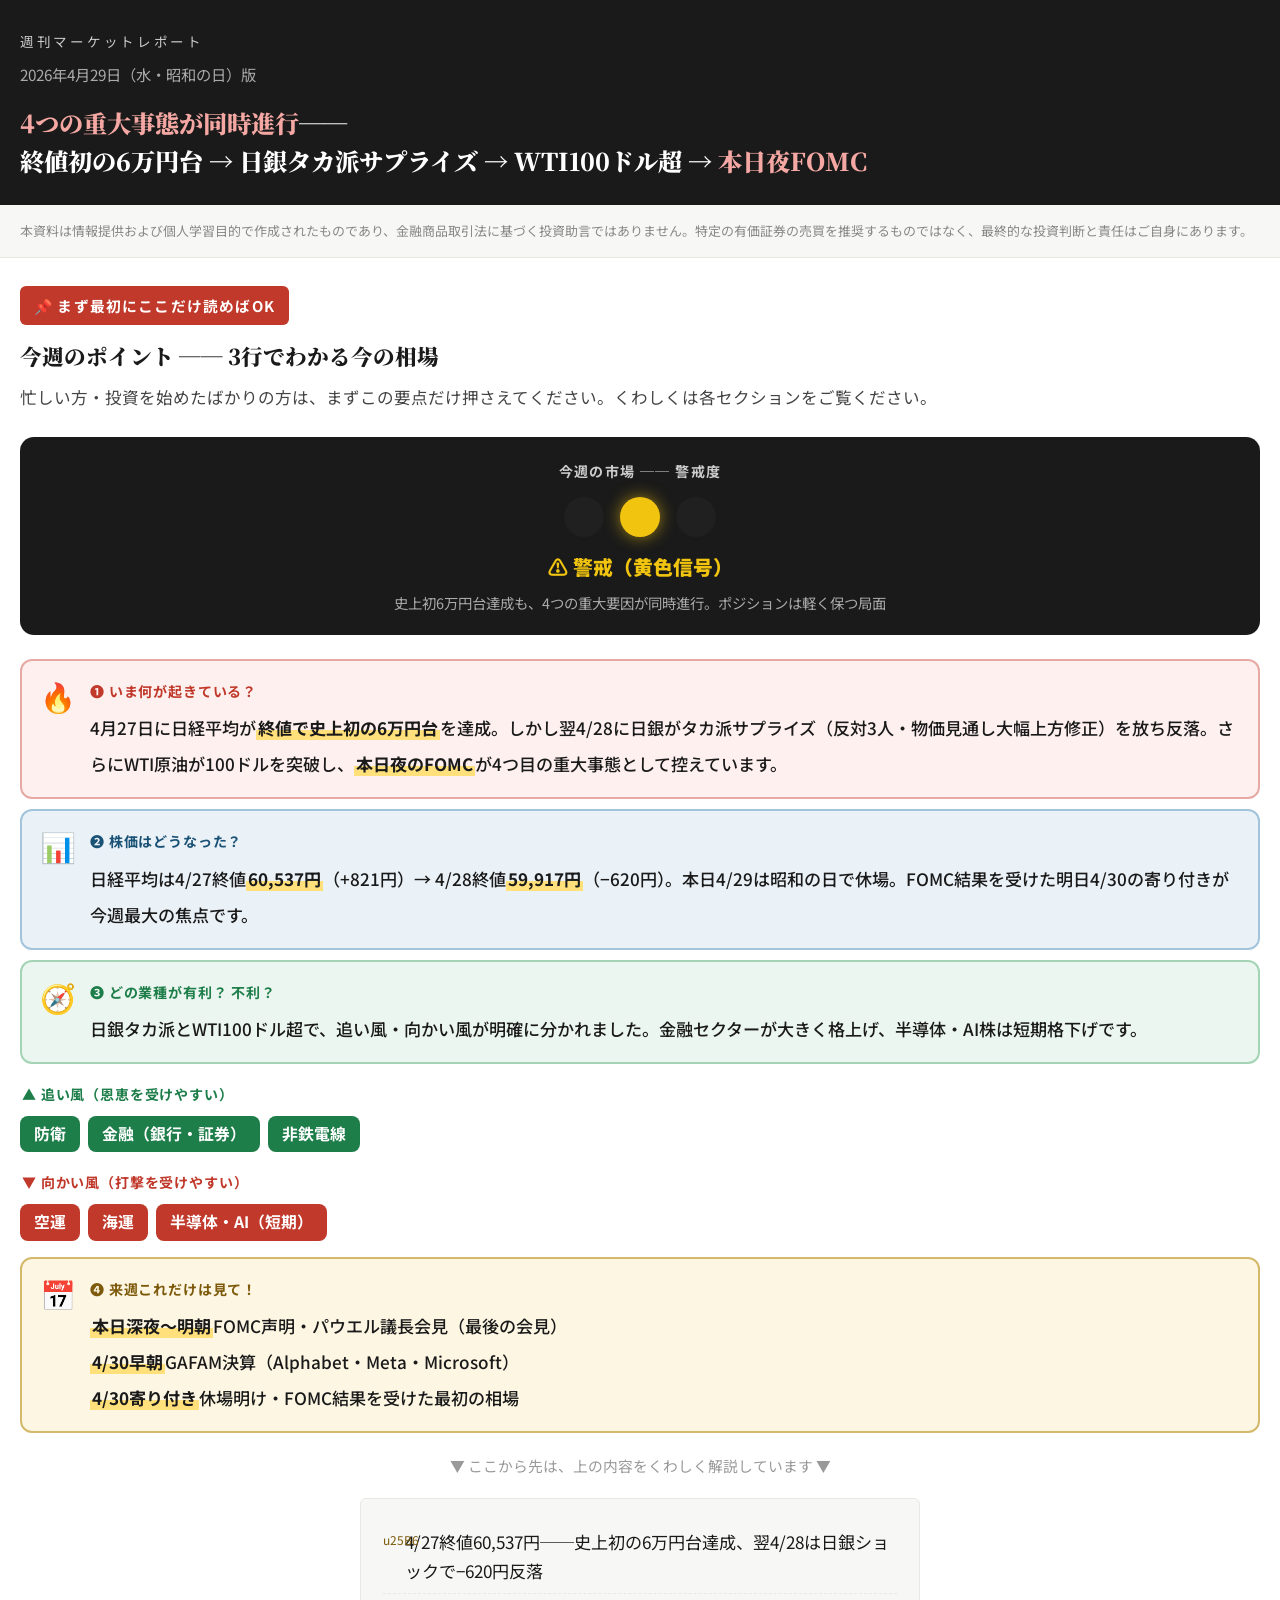
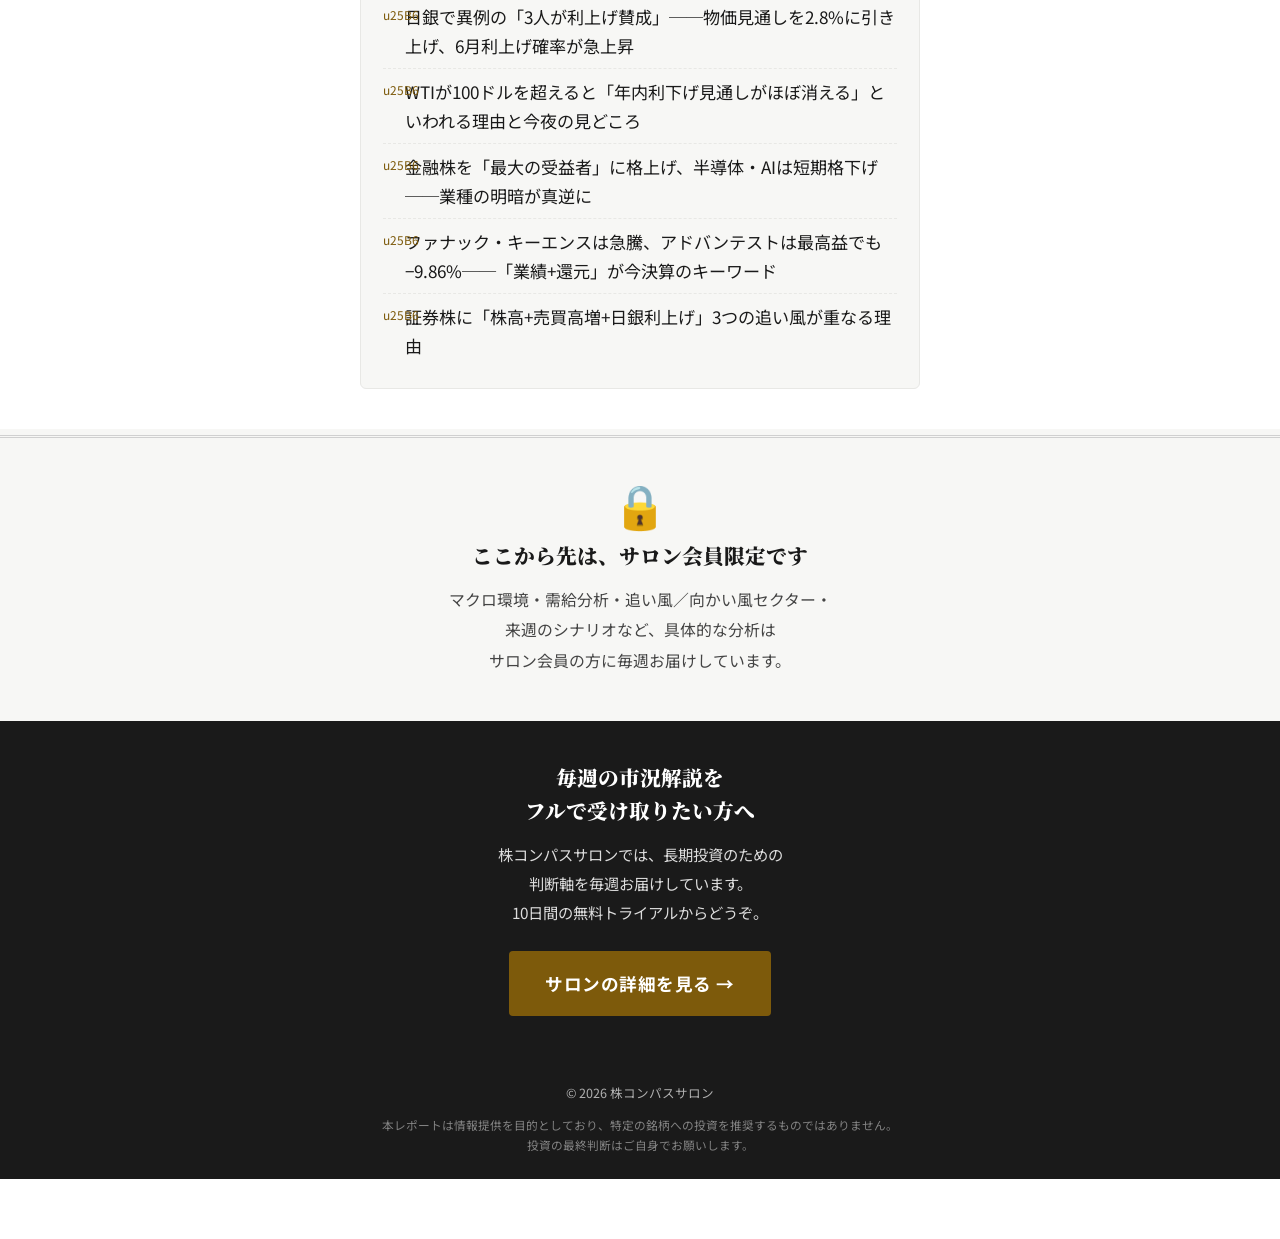
<file: 2026-04-29.html>
<!DOCTYPE html>
<html lang="ja">
<head>
<meta charset="UTF-8">
<meta name="viewport" content="width=device-width, initial-scale=1.0, maximum-scale=5.0">
<title>市況レポート 2026年4月29日｜株コンパスサロン</title>
<link href="https://fonts.googleapis.com/css2?family=Noto+Sans+JP:wght@400;500;700;900&family=Noto+Serif+JP:wght@700;900&display=swap" rel="stylesheet">
<style>
  :root {
    --text: #1a1a1a;
    --text-sub: #444;
    --bg: #ffffff;
    --bg-alt: #f7f7f5;
    --border: #d0d0d0;
    --border-light: #e8e8e5;
    --accent-red: #c0392b;
    --accent-red-bg: #fdf0ee;
    --accent-red-border: #e6a9a3;
    --accent-blue: #1a5276;
    --accent-blue-bg: #eaf1f7;
    --accent-blue-border: #a3c4db;
    --accent-green: #1e7e4a;
    --accent-green-bg: #ecf6f0;
    --accent-green-border: #a3d4b5;
    --accent-gold: #7d5a0b;
    --accent-gold-bg: #fdf6e3;
    --accent-gold-border: #d4b96a;
  }

  * { margin: 0; padding: 0; box-sizing: border-box; }

  html {
    font-size: 18px;
    scroll-behavior: smooth;
    -webkit-text-size-adjust: 100%;
  }

  body {
    font-family: 'Noto Sans JP', 'Hiragino Kaku Gothic ProN', 'メイリオ', sans-serif;
    background: var(--bg);
    color: var(--text);
    line-height: 2.0;
    font-weight: 400;
    -webkit-font-smoothing: antialiased;
    padding-bottom: 60px;
  }

  /* ━━━ ヘッダー ━━━ */
  .header {
    background: var(--text);
    color: #fff;
    padding: 28px 20px 24px;
  }
  .header-label {
    display: block;
    font-size: 0.75rem;
    letter-spacing: 0.2em;
    color: #ccc;
    margin-bottom: 4px;
  }
  .header-date {
    display: block;
    font-size: 0.85rem;
    color: #aaa;
    margin-bottom: 14px;
  }
  .header-title {
    font-family: 'Noto Serif JP', serif;
    font-size: 1.35rem;
    font-weight: 900;
    line-height: 1.6;
    color: #fff;
  }
  .header-title .hl {
    color: #f5a8a3;
  }

  /* ━━━ 免責 ━━━ */
  .disclaimer {
    background: var(--bg-alt);
    border-bottom: 1px solid var(--border-light);
    padding: 14px 20px;
    font-size: 0.72rem;
    color: #888;
    line-height: 1.8;
  }

  /* ━━━ 目次 ━━━ */
  .toc {
    padding: 24px 20px;
    background: var(--accent-blue-bg);
    border-bottom: 2px solid var(--accent-blue-border);
  }
  .toc-title {
    font-size: 1rem;
    font-weight: 700;
    margin-bottom: 14px;
    color: var(--accent-blue);
  }
  .toc a {
    display: flex;
    align-items: baseline;
    gap: 10px;
    text-decoration: none;
    color: var(--accent-blue);
    font-size: 0.95rem;
    font-weight: 500;
    padding: 10px 0;
    border-bottom: 1px solid var(--accent-blue-border);
    line-height: 1.5;
  }
  .toc a:last-child { border-bottom: none; }
  .toc a:active { background: rgba(26,82,118,0.08); }
  .toc .toc-num {
    font-weight: 700;
    flex-shrink: 0;
    min-width: 2em;
  }

  /* ━━━ メインコンテンツ ━━━ */
  .main { padding: 0; }

  /* ━━━ セクション ━━━ */
  .section {
    padding: 32px 20px 40px;
    border-bottom: 6px solid var(--bg-alt);
  }
  .section-header { margin-bottom: 24px; }
  .section-num {
    display: block;
    font-size: 0.8rem;
    font-weight: 700;
    color: var(--accent-blue);
    letter-spacing: 0.1em;
    margin-bottom: 4px;
  }
  .section-title {
    font-family: 'Noto Serif JP', serif;
    font-size: 1.25rem;
    font-weight: 900;
    line-height: 1.6;
    padding-bottom: 10px;
    border-bottom: 3px solid var(--text);
  }

  /* ━━━ 本文 ━━━ */
  p {
    margin-bottom: 18px;
    font-size: 1rem;
    line-height: 2.05;
  }
  strong, b {
    font-weight: 700;
    background: linear-gradient(transparent 60%, #ffe07a 60%);
    padding: 0 2px;
  }
  .credit-table strong,
  .resolve-box strong,
  .callout-title strong,
  .sector-card h4 strong,
  .data-card strong,
  .toc strong,
  .section-note strong,
  .priority-table strong,
  .earnings-table strong,
  .scenario-table strong {
    background: none;
    padding: 0;
  }

  /* ━━━ 補足説明ボックス ━━━ */
  .explain {
    background: var(--accent-gold-bg);
    border: 2px solid var(--accent-gold-border);
    border-radius: 10px;
    padding: 16px 18px;
    margin: 18px 0;
    font-size: 0.9rem;
    line-height: 2.0;
    color: var(--text-sub);
  }
  .explain-label {
    display: block;
    font-size: 0.78rem;
    font-weight: 700;
    color: var(--accent-gold);
    margin-bottom: 4px;
    letter-spacing: 0.05em;
  }

  /* ━━━ コールアウト ━━━ */
  .callout {
    border-radius: 12px;
    padding: 20px 18px;
    margin: 24px 0;
    border-width: 2px;
    border-style: solid;
  }
  .callout-title {
    font-size: 1.05rem;
    font-weight: 700;
    line-height: 1.6;
    margin-bottom: 12px;
  }
  .callout p {
    font-size: 0.95rem;
    margin-bottom: 14px;
    line-height: 2.0;
  }
  .callout p:last-child { margin-bottom: 0; }

  .callout.shock {
    background: var(--accent-red-bg);
    border-color: var(--accent-red-border);
  }
  .callout.shock .callout-title { color: var(--accent-red); }

  .callout.info {
    background: var(--accent-blue-bg);
    border-color: var(--accent-blue-border);
  }
  .callout.info .callout-title { color: var(--accent-blue); }

  .callout.positive {
    background: var(--accent-green-bg);
    border-color: var(--accent-green-border);
  }
  .callout.positive .callout-title { color: var(--accent-green); }

  .callout.warning {
    background: var(--accent-gold-bg);
    border-color: var(--accent-gold-border);
  }
  .callout.warning .callout-title { color: var(--accent-gold); }

  /* ━━━ データカード ━━━ */
  .data-card {
    background: var(--bg-alt);
    border: 2px solid var(--border);
    border-radius: 12px;
    padding: 16px 18px;
    margin: 12px 0;
  }
  .data-card-label {
    font-size: 0.78rem;
    color: #777;
    font-weight: 500;
    letter-spacing: 0.04em;
    margin-bottom: 4px;
  }
  .data-card-value {
    font-size: 1.55rem;
    font-weight: 900;
    line-height: 1.4;
  }
  .data-card-value.down { color: var(--accent-red); }
  .data-card-value.up { color: var(--accent-green); }
  .data-card-value.neutral { color: var(--accent-blue); }
  .data-card-sub {
    font-size: 0.82rem;
    color: #666;
    margin-top: 4px;
    line-height: 1.7;
  }

  /* ━━━ 四本値テーブル（モバイル最適化：カード化） ━━━ */
  .ohlc-card {
    background: var(--bg);
    border: 2px solid var(--border);
    border-radius: 12px;
    margin: 14px 0;
    overflow: hidden;
  }
  .ohlc-card.up-day { border-color: var(--accent-green-border); }
  .ohlc-card.down-day { border-color: var(--accent-red-border); }
  .ohlc-card.holiday { border-color: var(--border); background: var(--bg-alt); }
  .ohlc-head {
    padding: 12px 16px;
    background: var(--text);
    color: #fff;
    font-size: 0.92rem;
    font-weight: 700;
    line-height: 1.5;
  }
  .ohlc-card.up-day .ohlc-head { background: var(--accent-green); }
  .ohlc-card.down-day .ohlc-head { background: var(--accent-red); }
  .ohlc-card.holiday .ohlc-head { background: #777; }
  .ohlc-body {
    padding: 14px 16px;
  }
  .ohlc-grid {
    display: grid;
    grid-template-columns: 1fr 1fr;
    gap: 8px 14px;
    margin-bottom: 12px;
  }
  .ohlc-item {
    font-size: 0.82rem;
    line-height: 1.5;
  }
  .ohlc-item .lbl {
    color: #888;
    font-size: 0.72rem;
    display: block;
    margin-bottom: 2px;
  }
  .ohlc-item .val {
    font-weight: 700;
    color: var(--text);
  }
  .ohlc-close {
    border-top: 1px dashed var(--border);
    padding-top: 10px;
    margin-top: 4px;
  }
  .ohlc-close .close-val {
    font-size: 1.3rem;
    font-weight: 900;
    line-height: 1.4;
  }
  .ohlc-card.up-day .close-val { color: var(--accent-green); }
  .ohlc-card.down-day .close-val { color: var(--accent-red); }
  .ohlc-card.holiday .close-val { color: #777; }
  .ohlc-change {
    font-size: 0.85rem;
    font-weight: 700;
    margin-top: 2px;
  }
  .ohlc-card.up-day .ohlc-change { color: var(--accent-green); }
  .ohlc-card.down-day .ohlc-change { color: var(--accent-red); }
  .ohlc-cause {
    margin-top: 10px;
    padding: 10px 12px;
    background: var(--bg-alt);
    border-radius: 8px;
    font-size: 0.82rem;
    line-height: 1.7;
    color: var(--text-sub);
  }
  .ohlc-cause .cause-lbl {
    font-size: 0.72rem;
    font-weight: 700;
    color: #888;
    display: block;
    margin-bottom: 2px;
    letter-spacing: 0.05em;
  }

  /* ━━━ 日銀テーブル（縦並びカード） ━━━ */
  .boj-list {
    margin: 18px 0;
    padding: 0;
    list-style: none;
  }
  .boj-list li {
    background: var(--bg);
    border: 2px solid var(--border);
    border-radius: 10px;
    padding: 14px 16px;
    margin: 10px 0;
    font-size: 0.9rem;
    line-height: 1.85;
  }
  .boj-list li.highlight {
    background: var(--accent-red-bg);
    border-color: var(--accent-red-border);
  }
  .boj-list .boj-label {
    font-size: 0.82rem;
    font-weight: 700;
    color: var(--accent-blue);
    display: block;
    margin-bottom: 4px;
  }
  .boj-list li.highlight .boj-label {
    color: var(--accent-red);
  }
  .boj-list .boj-content {
    color: var(--text);
  }
  .boj-list .boj-impact {
    font-size: 0.82rem;
    color: var(--text-sub);
    background: var(--bg-alt);
    border-radius: 8px;
    padding: 8px 12px;
    margin-top: 8px;
    line-height: 1.7;
  }
  .boj-list li.highlight .boj-impact {
    background: rgba(255,255,255,0.6);
  }

  /* ━━━ セクター評価カード ━━━ */
  .sector-card {
    border-radius: 14px;
    padding: 22px 20px;
    margin: 22px 0;
    border-width: 2px;
    border-style: solid;
  }
  .sector-card.tailwind {
    background: var(--accent-green-bg);
    border-color: var(--accent-green-border);
  }
  .sector-card.headwind {
    background: var(--accent-red-bg);
    border-color: var(--accent-red-border);
  }
  .sector-card h4 {
    font-size: 1.1rem;
    font-weight: 700;
    margin-bottom: 14px;
    line-height: 1.5;
  }
  .sector-tag {
    display: inline-block;
    font-size: 0.75rem;
    font-weight: 700;
    padding: 3px 12px;
    border-radius: 6px;
    margin-bottom: 6px;
  }
  .sector-tag.tw { background: var(--accent-green); color: #fff; }
  .sector-tag.hw { background: var(--accent-red); color: #fff; }
  .sector-card p {
    font-size: 0.95rem;
    margin-bottom: 14px;
    line-height: 2.0;
  }
  .sector-reasons {
    margin: 16px 0 0 0;
    padding: 0;
    list-style: none;
  }
  .sector-reasons li {
    position: relative;
    padding: 10px 0 10px 28px;
    font-size: 0.9rem;
    line-height: 1.9;
    border-bottom: 1px solid rgba(0,0,0,0.07);
  }
  .sector-reasons li:last-child { border-bottom: none; }
  .sector-reasons li::before {
    content: '●';
    position: absolute;
    left: 2px;
    top: 12px;
    font-size: 0.55rem;
  }
  .sector-card.tailwind .sector-reasons li::before { color: var(--accent-green); }
  .sector-card.headwind .sector-reasons li::before { color: var(--accent-red); }

  .note-small {
    font-size: 0.82rem;
    color: #888;
    margin-top: 14px;
    padding-top: 10px;
    border-top: 1px dashed var(--border);
    line-height: 1.8;
  }

  /* ━━━ 優先度ランキング（セクター） ━━━ */
  .priority-list {
    margin: 18px 0;
    padding: 0;
    list-style: none;
  }
  .priority-list li {
    background: var(--bg);
    border: 2px solid var(--border);
    border-radius: 12px;
    padding: 16px 18px;
    margin: 10px 0;
    font-size: 0.92rem;
    line-height: 1.85;
  }
  .priority-list li.top1 {
    background: var(--accent-green-bg);
    border-color: var(--accent-green-border);
  }
  .priority-list li.top2 {
    background: var(--accent-green-bg);
    border-color: var(--accent-green-border);
  }
  .priority-list li.bottom {
    background: var(--accent-red-bg);
    border-color: var(--accent-red-border);
  }
  .priority-head {
    display: flex;
    align-items: baseline;
    gap: 10px;
    margin-bottom: 8px;
    flex-wrap: wrap;
  }
  .priority-rank {
    font-size: 0.75rem;
    font-weight: 700;
    background: var(--accent-blue);
    color: #fff;
    padding: 3px 10px;
    border-radius: 6px;
    letter-spacing: 0.05em;
    flex-shrink: 0;
  }
  .priority-list li.top1 .priority-rank,
  .priority-list li.top2 .priority-rank {
    background: var(--accent-green);
  }
  .priority-list li.bottom .priority-rank {
    background: var(--accent-red);
  }
  .priority-name {
    font-size: 1.05rem;
    font-weight: 700;
  }
  .priority-eval {
    font-size: 0.82rem;
    font-weight: 700;
    color: var(--text-sub);
    margin-bottom: 6px;
    display: block;
  }
  .priority-list li.top1 .priority-eval,
  .priority-list li.top2 .priority-eval { color: var(--accent-green); }
  .priority-list li.bottom .priority-eval { color: var(--accent-red); }
  .priority-reason {
    font-size: 0.88rem;
    line-height: 1.85;
    color: var(--text-sub);
    margin-top: 8px;
  }
  .priority-strategy {
    font-size: 0.82rem;
    margin-top: 10px;
    padding: 8px 12px;
    background: rgba(255,255,255,0.7);
    border-radius: 8px;
    border: 1px dashed var(--border);
    color: var(--text-sub);
    line-height: 1.7;
  }
  .priority-strategy strong {
    font-size: 0.72rem;
    font-weight: 700;
    letter-spacing: 0.05em;
    color: var(--accent-blue);
    display: block;
    margin-bottom: 2px;
  }

  /* ━━━ 決算カード ━━━ */
  .earnings-card {
    background: var(--bg);
    border: 2px solid var(--border);
    border-radius: 12px;
    padding: 16px 18px;
    margin: 12px 0;
  }
  .earnings-card.good {
    background: var(--accent-green-bg);
    border-color: var(--accent-green-border);
  }
  .earnings-card.mixed {
    background: var(--accent-gold-bg);
    border-color: var(--accent-gold-border);
  }
  .earnings-card.bad {
    background: var(--accent-red-bg);
    border-color: var(--accent-red-border);
  }
  .earnings-head {
    display: flex;
    justify-content: space-between;
    align-items: baseline;
    margin-bottom: 10px;
    gap: 10px;
    flex-wrap: wrap;
  }
  .earnings-name {
    font-size: 1.02rem;
    font-weight: 700;
    line-height: 1.4;
  }
  .earnings-code {
    font-size: 0.78rem;
    color: #888;
    font-weight: 500;
  }
  .earnings-eval {
    font-size: 0.78rem;
    font-weight: 700;
    padding: 3px 10px;
    border-radius: 6px;
    flex-shrink: 0;
  }
  .earnings-card.good .earnings-eval {
    background: var(--accent-green); color: #fff;
  }
  .earnings-card.mixed .earnings-eval {
    background: var(--accent-gold); color: #fff;
  }
  .earnings-card.bad .earnings-eval {
    background: var(--accent-red); color: #fff;
  }
  .earnings-row {
    font-size: 0.85rem;
    line-height: 1.85;
    margin-bottom: 6px;
  }
  .earnings-row .e-lbl {
    font-size: 0.72rem;
    font-weight: 700;
    color: #888;
    letter-spacing: 0.05em;
    display: block;
    margin-bottom: 2px;
  }

  /* ━━━ GAFAM決算用 ━━━ */
  .gafam-card {
    background: var(--bg);
    border: 2px solid var(--accent-blue-border);
    border-radius: 14px;
    padding: 20px 18px;
    margin: 22px 0;
  }
  .gafam-card h4 {
    font-size: 1.1rem;
    font-weight: 700;
    color: var(--accent-blue);
    margin-bottom: 6px;
    line-height: 1.5;
  }
  .gafam-card .gafam-sub {
    font-size: 0.82rem;
    color: #888;
    margin-bottom: 14px;
    line-height: 1.7;
  }
  .gafam-list {
    list-style: none;
    padding: 0;
    margin: 14px 0 0 0;
  }
  .gafam-list li {
    background: var(--bg-alt);
    padding: 12px 14px;
    border-radius: 10px;
    margin: 8px 0;
    font-size: 0.85rem;
    line-height: 1.8;
  }
  .gafam-list li .g-metric {
    font-size: 0.78rem;
    font-weight: 700;
    color: var(--accent-blue);
    display: block;
    margin-bottom: 4px;
  }

  /* ━━━ シナリオ ━━━ */
  .scenario-block {
    border-radius: 14px;
    padding: 22px 20px;
    margin: 22px 0;
    border-width: 2px;
    border-style: solid;
  }
  .scenario-block.bull {
    background: var(--accent-green-bg);
    border-color: var(--accent-green-border);
  }
  .scenario-block.bear {
    background: var(--accent-red-bg);
    border-color: var(--accent-red-border);
  }
  .scenario-block.neutral {
    background: var(--accent-gold-bg);
    border-color: var(--accent-gold-border);
  }
  .scenario-block h4 {
    font-size: 1.1rem;
    font-weight: 700;
    margin-bottom: 14px;
    line-height: 1.5;
  }
  .scenario-block.bull h4 { color: var(--accent-green); }
  .scenario-block.bear h4 { color: var(--accent-red); }
  .scenario-block.neutral h4 { color: var(--accent-gold); }
  .scenario-block p {
    font-size: 0.95rem;
    line-height: 2.0;
    margin-bottom: 14px;
  }
  .scenario-block ul {
    list-style: none;
    padding: 0;
    margin: 0;
  }
  .scenario-block ul li {
    padding: 10px 0 10px 28px;
    position: relative;
    font-size: 0.92rem;
    line-height: 1.95;
    border-bottom: 1px solid rgba(0,0,0,0.06);
  }
  .scenario-block ul li:last-child { border-bottom: none; }
  .scenario-block.bull ul li::before { content: '✔'; position: absolute; left: 0; top: 10px; color: var(--accent-green); font-weight: 700; }
  .scenario-block.bear ul li::before { content: '⚠'; position: absolute; left: 0; top: 10px; }
  .scenario-block.neutral ul li::before { content: '◆'; position: absolute; left: 0; top: 10px; color: var(--accent-gold); }

  .scenario-prob {
    display: inline-block;
    background: rgba(0,0,0,0.08);
    font-size: 0.78rem;
    font-weight: 700;
    padding: 4px 10px;
    border-radius: 6px;
    margin-bottom: 8px;
    color: var(--text);
  }

  /* ━━━ FOMC 3シナリオ ━━━ */
  .fomc-grid {
    margin: 18px 0;
  }
  .fomc-card {
    border-radius: 12px;
    padding: 16px 18px;
    margin: 10px 0;
    border-width: 2px;
    border-style: solid;
  }
  .fomc-card.hawkish {
    background: var(--accent-red-bg);
    border-color: var(--accent-red-border);
  }
  .fomc-card.neutral {
    background: var(--accent-blue-bg);
    border-color: var(--accent-blue-border);
  }
  .fomc-card.dovish {
    background: var(--accent-green-bg);
    border-color: var(--accent-green-border);
  }
  .fomc-card h5 {
    font-size: 1rem;
    font-weight: 700;
    margin-bottom: 8px;
    line-height: 1.4;
  }
  .fomc-card.hawkish h5 { color: var(--accent-red); }
  .fomc-card.neutral h5 { color: var(--accent-blue); }
  .fomc-card.dovish h5 { color: var(--accent-green); }
  .fomc-card .fomc-prob {
    font-size: 0.75rem;
    font-weight: 700;
    background: rgba(0,0,0,0.08);
    padding: 3px 10px;
    border-radius: 6px;
    margin-left: 6px;
    color: var(--text);
  }
  .fomc-card .fomc-quote {
    font-size: 0.88rem;
    line-height: 1.85;
    background: rgba(255,255,255,0.6);
    border-radius: 8px;
    padding: 10px 12px;
    margin: 10px 0;
    color: var(--text-sub);
  }
  .fomc-card .fomc-impact {
    font-size: 0.85rem;
    line-height: 1.85;
    color: var(--text);
  }
  .fomc-card .fomc-impact-lbl {
    font-size: 0.72rem;
    font-weight: 700;
    letter-spacing: 0.05em;
    display: block;
    margin-bottom: 2px;
  }
  .fomc-card.hawkish .fomc-impact-lbl { color: var(--accent-red); }
  .fomc-card.neutral .fomc-impact-lbl { color: var(--accent-blue); }
  .fomc-card.dovish .fomc-impact-lbl { color: var(--accent-green); }

  /* ━━━ WTI水準テーブル ━━━ */
  .wti-list {
    margin: 18px 0;
    padding: 0;
    list-style: none;
  }
  .wti-list li {
    background: var(--bg);
    border: 2px solid var(--border);
    border-radius: 10px;
    padding: 14px 16px;
    margin: 8px 0;
    font-size: 0.88rem;
    line-height: 1.8;
  }
  .wti-list li.current {
    background: var(--accent-red-bg);
    border-color: var(--accent-red-border);
  }
  .wti-list li.warning {
    background: var(--accent-gold-bg);
    border-color: var(--accent-gold-border);
  }
  .wti-list .wti-level {
    font-size: 0.95rem;
    font-weight: 700;
    color: var(--accent-blue);
    display: block;
    margin-bottom: 4px;
  }
  .wti-list li.current .wti-level {
    color: var(--accent-red);
  }
  .wti-list li.warning .wti-level {
    color: var(--accent-gold);
  }
  .wti-list .wti-impact {
    font-size: 0.82rem;
    color: var(--text-sub);
    line-height: 1.7;
  }

  /* ━━━ タイムライン ━━━ */
  .timeline {
    margin: 20px 0;
    padding: 0;
    list-style: none;
  }
  .timeline li {
    padding: 18px 18px;
    margin: 10px 0;
    background: var(--bg-alt);
    border-radius: 12px;
    border: 2px solid var(--border-light);
    font-size: 0.92rem;
    line-height: 1.9;
  }
  .timeline li.important {
    border-color: var(--accent-red-border);
    background: var(--accent-red-bg);
  }
  .timeline .tl-date {
    font-weight: 900;
    font-size: 0.95rem;
    color: var(--accent-blue);
    display: block;
    margin-bottom: 6px;
  }
  .timeline li.important .tl-date { color: var(--accent-red); }

  /* ━━━ 小見出し ━━━ */
  .sub-heading {
    font-size: 1.05rem;
    font-weight: 700;
    margin: 30px 0 14px;
    padding: 10px 0;
    border-bottom: 2px solid var(--border);
    color: var(--text);
  }

  /* ━━━ セクション注 ━━━ */
  .section-note {
    font-size: 0.85rem;
    color: #888;
    margin-bottom: 20px;
    line-height: 1.9;
    padding: 12px 16px;
    background: var(--bg-alt);
    border-radius: 8px;
    border-left: 4px solid var(--border);
  }

  /* ━━━ フッター ━━━ */
  .footer {
    text-align: center;
    padding: 28px 20px;
    font-size: 0.82rem;
    color: #888;
    border-top: 2px solid var(--border-light);
    background: var(--bg-alt);
    line-height: 1.8;
  }

  /* ━━━ 要点まとめ ━━━ */
  .summary {
    padding: 28px 20px 32px;
    background: #fff;
    border-bottom: 6px solid var(--bg-alt);
  }
  .summary-badge {
    display: inline-block;
    background: var(--accent-red);
    color: #fff;
    font-size: 0.82rem;
    font-weight: 700;
    padding: 5px 14px;
    border-radius: 6px;
    letter-spacing: 0.08em;
    margin-bottom: 14px;
  }
  .summary-title {
    font-family: 'Noto Serif JP', serif;
    font-size: 1.2rem;
    font-weight: 900;
    margin-bottom: 8px;
    line-height: 1.6;
  }
  .summary-lead {
    font-size: 0.92rem;
    color: var(--text-sub);
    margin-bottom: 22px;
    line-height: 1.9;
  }

  /* 信号カード */
  .signal-card {
    border-radius: 12px;
    padding: 16px 18px;
    margin: 10px 0;
    border: 2px solid;
    display: flex;
    align-items: flex-start;
    gap: 14px;
  }
  .signal-card .signal-icon {
    font-size: 1.6rem;
    flex-shrink: 0;
    line-height: 1.2;
    margin-top: 2px;
  }
  .signal-card .signal-body {
    flex: 1;
    min-width: 0;
  }
  .signal-card .signal-label {
    font-size: 0.78rem;
    font-weight: 700;
    letter-spacing: 0.06em;
    margin-bottom: 4px;
    display: block;
  }
  .signal-card .signal-text {
    font-size: 0.95rem;
    line-height: 1.85;
    font-weight: 500;
  }
  .signal-card.red {
    background: var(--accent-red-bg);
    border-color: var(--accent-red-border);
  }
  .signal-card.red .signal-label { color: var(--accent-red); }
  .signal-card.green {
    background: var(--accent-green-bg);
    border-color: var(--accent-green-border);
  }
  .signal-card.green .signal-label { color: var(--accent-green); }
  .signal-card.blue {
    background: var(--accent-blue-bg);
    border-color: var(--accent-blue-border);
  }
  .signal-card.blue .signal-label { color: var(--accent-blue); }
  .signal-card.gold {
    background: var(--accent-gold-bg);
    border-color: var(--accent-gold-border);
  }
  .signal-card.gold .signal-label { color: var(--accent-gold); }

  /* 信号機 */
  .traffic-light {
    margin: 24px 0;
    padding: 20px 18px;
    background: var(--text);
    border-radius: 14px;
    text-align: center;
  }
  .traffic-light-title {
    color: #ccc;
    font-size: 0.78rem;
    font-weight: 700;
    letter-spacing: 0.1em;
    margin-bottom: 12px;
  }
  .traffic-icons {
    display: flex;
    justify-content: center;
    gap: 16px;
    margin-bottom: 10px;
  }
  .traffic-dot {
    width: 40px;
    height: 40px;
    border-radius: 50%;
    background: #333;
  }
  .traffic-dot.active-red { background: #e74c3c; box-shadow: 0 0 16px rgba(231,76,60,0.6); }
  .traffic-dot.active-yellow { background: #f1c40f; box-shadow: 0 0 16px rgba(241,196,15,0.6); }
  .traffic-dot.active-green { background: #27ae60; box-shadow: 0 0 16px rgba(39,174,96,0.6); }
  .traffic-dot.dim { opacity: 0.25; }
  .traffic-label {
    color: #f1c40f;
    font-size: 1.1rem;
    font-weight: 900;
    margin-top: 4px;
  }
  .traffic-sub {
    color: #aaa;
    font-size: 0.8rem;
    margin-top: 4px;
    line-height: 1.7;
  }

  /* 追い風・向かい風の横並びミニカード */
  .sector-mini-group {
    margin: 16px 0;
  }
  .sector-mini-label {
    font-size: 0.78rem;
    font-weight: 700;
    letter-spacing: 0.06em;
    margin-bottom: 8px;
    padding-left: 2px;
  }
  .sector-mini-label.tw-label { color: var(--accent-green); }
  .sector-mini-label.hw-label { color: var(--accent-red); }
  .sector-mini-chips {
    display: flex;
    flex-wrap: wrap;
    gap: 8px;
  }
  .sector-chip {
    font-size: 0.88rem;
    font-weight: 700;
    padding: 8px 14px;
    border-radius: 8px;
    line-height: 1.3;
  }
  .sector-chip.tw {
    background: var(--accent-green);
    color: #fff;
  }
  .sector-chip.hw {
    background: var(--accent-red);
    color: #fff;
  }

  .summary-note {
    margin-top: 20px;
    font-size: 0.82rem;
    color: #999;
    line-height: 1.8;
    text-align: center;
  }
  .preview-list {
    list-style: none;
    margin: 18px auto 8px;
    padding: 20px 22px;
    background: var(--bg-alt);
    border: 1px solid var(--border-light);
    border-radius: 6px;
    max-width: 560px;
  }
  .preview-list li {
    position: relative;
    padding: 8px 0 8px 22px;
    font-size: 0.95rem;
    color: var(--text);
    line-height: 1.7;
    border-bottom: 1px dashed var(--border-light);
  }
  .preview-list li:last-child { border-bottom: none; }
  .preview-list li::before {
    content: '\u25B6';
    position: absolute;
    left: 0;
    top: 11px;
    color: var(--accent-gold);
    font-size: 0.7em;
  }


  /* ━━━ 4大事態バナー ━━━ */
  .four-shocks {
    margin: 18px 0;
  }
  .four-shocks .shock-num {
    font-size: 0.82rem;
    font-weight: 700;
    color: #fff;
    background: var(--accent-red);
    padding: 3px 10px;
    border-radius: 6px;
    display: inline-block;
    margin-right: 8px;
  }
  .four-shocks .shock-row {
    background: var(--bg);
    border-left: 4px solid var(--accent-red);
    padding: 12px 14px;
    margin: 8px 0;
    border-radius: 8px;
    font-size: 0.92rem;
    line-height: 1.8;
  }

  /* ━━━ トップへ戻る ━━━ */
  .back-to-top {
    position: fixed;
    bottom: 20px;
    right: 20px;
    width: 52px;
    height: 52px;
    border-radius: 50%;
    background: var(--accent-blue);
    color: #fff;
    border: none;
    font-size: 1.3rem;
    display: flex;
    align-items: center;
    justify-content: center;
    box-shadow: 0 4px 14px rgba(0,0,0,0.25);
    cursor: pointer;
    z-index: 999;
    opacity: 0;
    transition: opacity 0.3s;
  }
  .back-to-top.show { opacity: 1; }
</style>
</head>
<body>

<button class="back-to-top" id="topBtn" onclick="window.scrollTo({top:0,behavior:'smooth'})" aria-label="トップへ戻る">▲</button>

<!-- ━━━ ヘッダー ━━━ -->
<header class="header" id="top">
  <span class="header-label">週刊マーケットレポート</span>
  <span class="header-date">2026年4月29日（水・昭和の日）版</span>
  <h1 class="header-title">
    <span class="hl">4つの重大事態が同時進行</span>──<br>終値初の6万円台 → 日銀タカ派サプライズ → WTI100ドル超 → <span class="hl">本日夜FOMC</span>
  </h1>
</header>

<div class="disclaimer">
  本資料は情報提供および個人学習目的で作成されたものであり、金融商品取引法に基づく投資助言ではありません。特定の有価証券の売買を推奨するものではなく、最終的な投資判断と責任はご自身にあります。
</div>


<!-- ━━━ 初心者向け要点まとめ ━━━ -->
<section class="summary" id="summary">
  <span class="summary-badge">📌 まず最初にここだけ読めばOK</span>
  <h2 class="summary-title">今週のポイント ── 3行でわかる今の相場</h2>
  <p class="summary-lead">忙しい方・投資を始めたばかりの方は、まずこの要点だけ押さえてください。くわしくは各セクションをご覧ください。</p>

  <!-- 信号機 -->
  <div class="traffic-light">
    <div class="traffic-light-title">今週の市場 ── 警戒度</div>
    <div class="traffic-icons">
      <div class="traffic-dot dim"></div>
      <div class="traffic-dot active-yellow"></div>
      <div class="traffic-dot dim"></div>
    </div>
    <div class="traffic-label">⚠ 警戒（黄色信号）</div>
    <div class="traffic-sub">史上初6万円台達成も、4つの重大要因が同時進行。ポジションは軽く保つ局面</div>
  </div>

  <!-- ① いま何が起きている？ -->
  <div class="signal-card red">
    <div class="signal-icon">🔥</div>
    <div class="signal-body">
      <span class="signal-label">❶ いま何が起きている？</span>
      <span class="signal-text">4月27日に日経平均が<strong>終値で史上初の6万円台</strong>を達成。しかし翌4/28に日銀がタカ派サプライズ（反対3人・物価見通し大幅上方修正）を放ち反落。さらにWTI原油が100ドルを突破し、<strong>本日夜のFOMC</strong>が4つ目の重大事態として控えています。</span>
    </div>
  </div>

  <!-- ② 株価はどうなった？ -->
  <div class="signal-card blue">
    <div class="signal-icon">📊</div>
    <div class="signal-body">
      <span class="signal-label">❷ 株価はどうなった？</span>
      <span class="signal-text">日経平均は4/27終値<strong>60,537円</strong>（+821円）→ 4/28終値<strong>59,917円</strong>（−620円）。本日4/29は昭和の日で休場。FOMC結果を受けた明日4/30の寄り付きが今週最大の焦点です。</span>
    </div>
  </div>

  <!-- ③ 追い風・向かい風 -->
  <div class="signal-card green">
    <div class="signal-icon">🧭</div>
    <div class="signal-body">
      <span class="signal-label">❸ どの業種が有利？ 不利？</span>
      <span class="signal-text">日銀タカ派とWTI100ドル超で、追い風・向かい風が明確に分かれました。金融セクターが大きく格上げ、半導体・AI株は短期格下げです。</span>
    </div>
  </div>

  <div class="sector-mini-group">
    <div class="sector-mini-label tw-label">▲ 追い風（恩恵を受けやすい）</div>
    <div class="sector-mini-chips">
      <span class="sector-chip tw">防衛</span>
      <span class="sector-chip tw">金融（銀行・証券）</span>
      <span class="sector-chip tw">非鉄電線</span>
    </div>
  </div>
  <div class="sector-mini-group">
    <div class="sector-mini-label hw-label">▼ 向かい風（打撃を受けやすい）</div>
    <div class="sector-mini-chips">
      <span class="sector-chip hw">空運</span>
      <span class="sector-chip hw">海運</span>
      <span class="sector-chip hw">半導体・AI（短期）</span>
    </div>
  </div>

  <!-- ④ 来週の注目 -->
  <div class="signal-card gold">
    <div class="signal-icon">📅</div>
    <div class="signal-body">
      <span class="signal-label">❹ 来週これだけは見て！</span>
      <span class="signal-text"><strong>本日深夜〜明朝</strong>FOMC声明・パウエル議長会見（最後の会見）<br><strong>4/30早朝</strong>GAFAM決算（Alphabet・Meta・Microsoft）<br><strong>4/30寄り付き</strong>休場明け・FOMC結果を受けた最初の相場</span>
    </div>
  </div>

  <p class="summary-note">▼ ここから先は、上の内容をくわしく解説しています ▼</p>
  <ul class="preview-list">
    <li>4/27終値60,537円──史上初の6万円台達成、翌4/28は日銀ショックで−620円反落</li>
    <li>日銀で異例の「3人が利上げ賛成」──物価見通しを2.8%に引き上げ、6月利上げ確率が急上昇</li>
    <li>WTIが100ドルを超えると「年内利下げ見通しがほぼ消える」といわれる理由と今夜の見どころ</li>
    <li>金融株を「最大の受益者」に格上げ、半導体・AIは短期格下げ──業種の明暗が真逆に</li>
    <li>ファナック・キーエンスは急騰、アドバンテストは最高益でも−9.86%──「業績+還元」が今決算のキーワード</li>
    <li>証券株に「株高+売買高増+日銀利上げ」3つの追い風が重なる理由</li>
  </ul>
</section>

<!-- ━━━ 会員限定ゲート ━━━ -->
<style>
  .locked-section {
    background: var(--bg-alt);
    border-top: 3px double var(--border);
    padding: 44px 20px;
    text-align: center;
    margin: 0;
  }
  .locked-section .lock-icon {
    font-size: 2.4rem;
    margin-bottom: 14px;
    line-height: 1;
  }
  .locked-section .lock-title {
    font-family: 'Noto Serif JP', serif;
    font-size: 1.15rem;
    font-weight: 900;
    color: var(--text);
    margin-bottom: 12px;
    line-height: 1.6;
  }
  .locked-section .lock-desc {
    font-size: 0.88rem;
    color: var(--text-sub);
    line-height: 1.95;
  }
  .cta-block {
    background: var(--text);
    color: #fff;
    padding: 40px 20px;
    text-align: center;
  }
  .cta-block .cta-title {
    font-family: 'Noto Serif JP', serif;
    font-size: 1.15rem;
    font-weight: 900;
    line-height: 1.6;
    margin-bottom: 12px;
    color: #fff;
  }
  .cta-block .cta-desc {
    font-size: 0.85rem;
    color: #ddd;
    margin-bottom: 24px;
    line-height: 1.9;
  }
  .btn-primary {
    display: inline-block;
    background: var(--accent-gold);
    color: #fff;
    font-size: 0.98rem;
    font-weight: 700;
    padding: 15px 36px;
    border-radius: 4px;
    text-decoration: none;
    letter-spacing: 0.03em;
    transition: opacity 0.2s;
  }
  .btn-primary:hover { opacity: 0.9; }
  .site-footer {
    background: #1a1a1a;
    color: rgba(255,255,255,0.65);
    padding: 24px 20px;
    text-align: center;
    font-size: 0.7rem;
    line-height: 2;
  }
  .site-footer .footer-disclaimer {
    margin-top: 10px;
    font-size: 0.65rem;
    opacity: 0.7;
    line-height: 1.7;
  }
</style>

<div class="locked-section">
  <div class="lock-icon">🔒</div>
  <div class="lock-title">ここから先は、サロン会員限定です</div>
  <div class="lock-desc">
    マクロ環境・需給分析・追い風／向かい風セクター・<br>
    来週のシナリオなど、具体的な分析は<br>
    サロン会員の方に毎週お届けしています。
  </div>
</div>

<div class="cta-block">
  <div class="cta-title">
    毎週の市況解説を<br>フルで受け取りたい方へ
  </div>
  <div class="cta-desc">
    株コンパスサロンでは、長期投資のための<br>
    判断軸を毎週お届けしています。<br>
    10日間の無料トライアルからどうぞ。
  </div>
  <a href="https://lp.stocksalon.info" class="btn-primary">
    サロンの詳細を見る →
  </a>
</div>

<footer class="site-footer">
  <div>© 2026 株コンパスサロン</div>
  <div class="footer-disclaimer">
    本レポートは情報提供を目的としており、特定の銘柄への投資を推奨するものではありません。<br>
    投資の最終判断はご自身でお願いします。
  </div>
</footer>

<script>
const btn = document.getElementById('topBtn');
if (btn) {
  window.addEventListener('scroll', () => {
    btn.classList.toggle('show', window.scrollY > 600);
  });
}
</script>

</body>
</html>
</file>
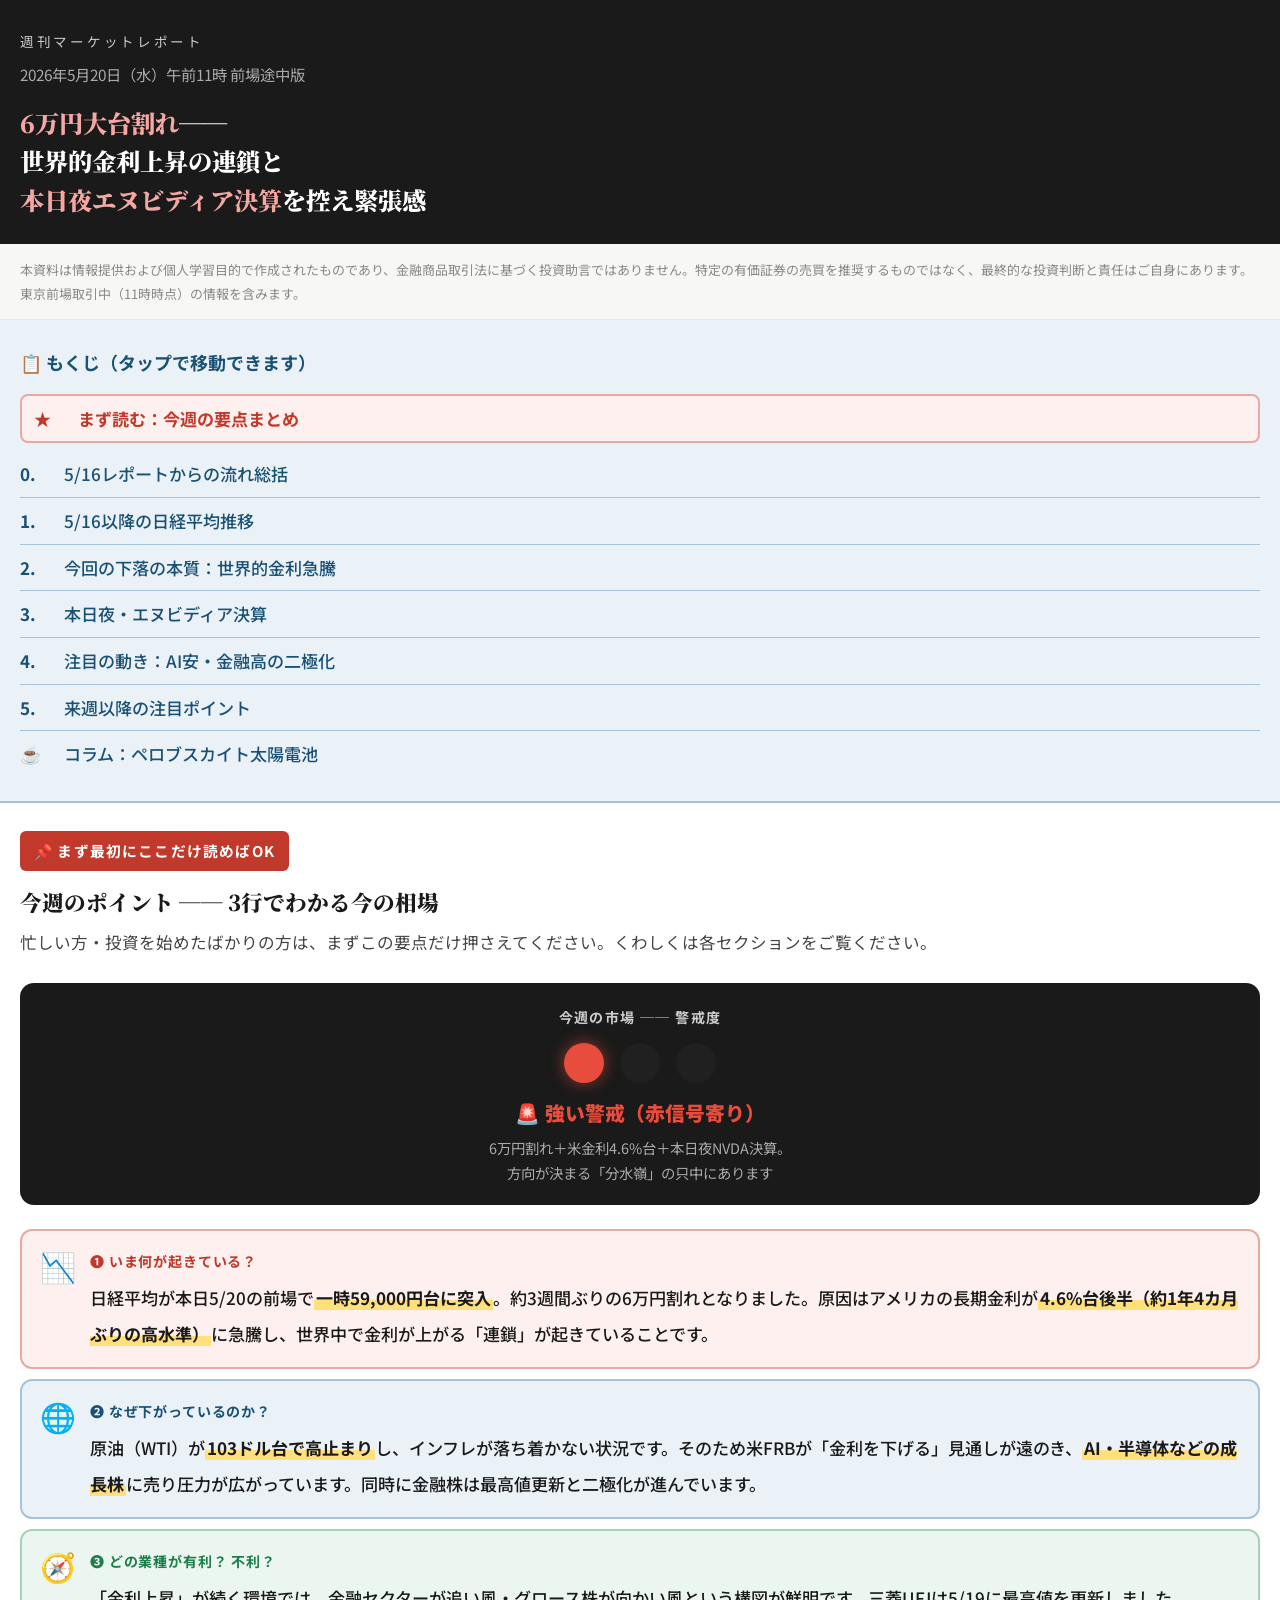
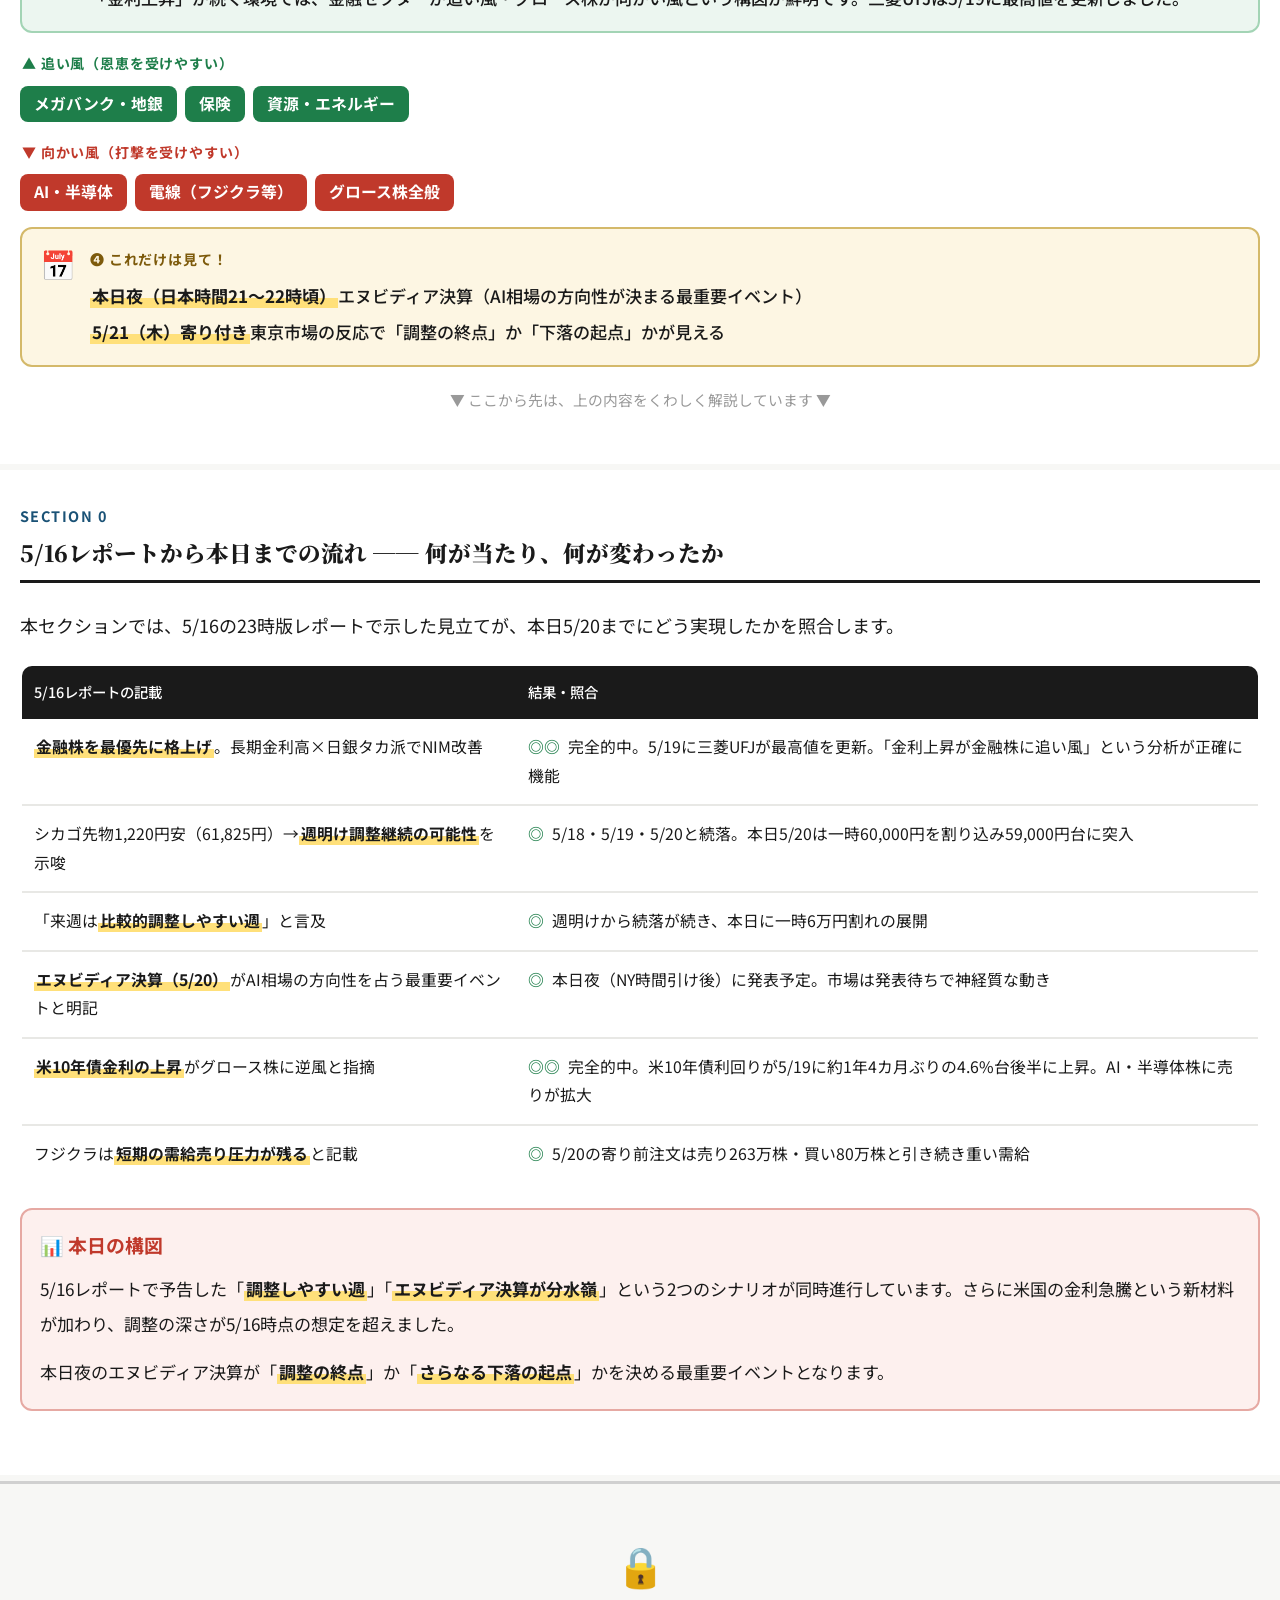
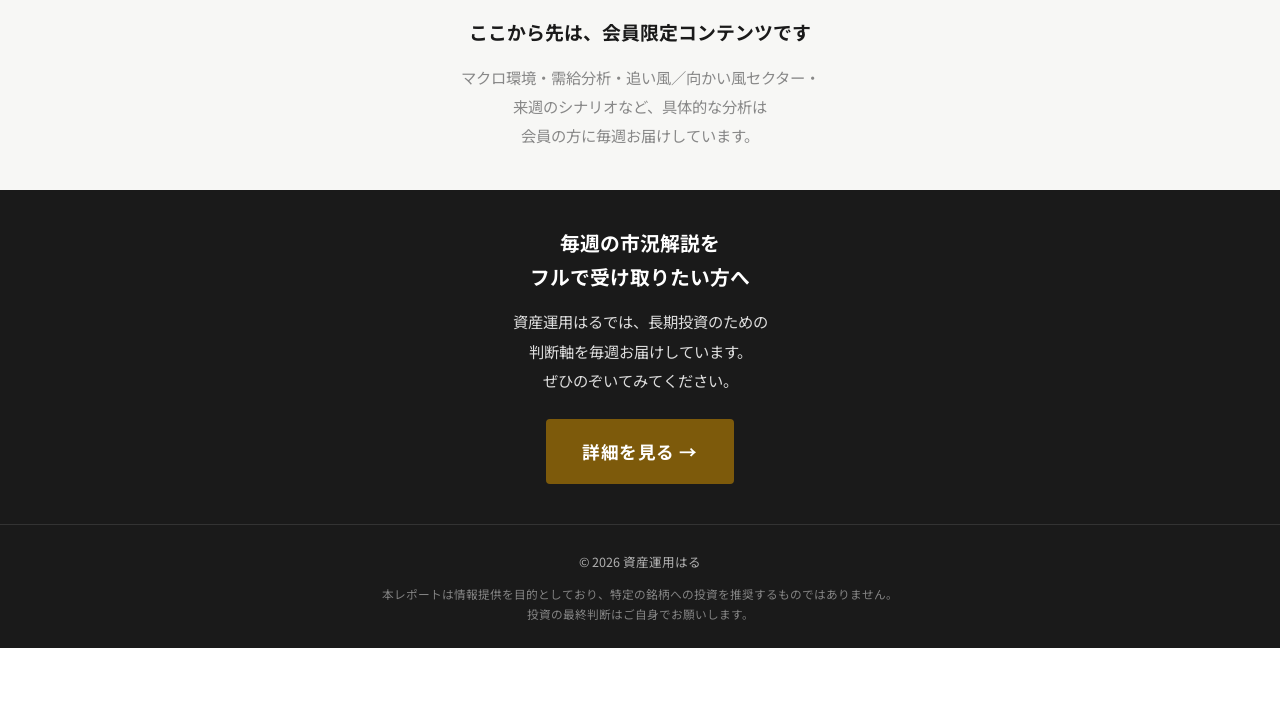
<file: 2026-05-20-haru.html>
<!DOCTYPE html>
<html lang="ja">
<head>
<meta charset="UTF-8">
<meta name="viewport" content="width=device-width, initial-scale=1.0, maximum-scale=5.0">
<title>週刊マーケットレポート｜2026年5月20日</title>
<link href="https://fonts.googleapis.com/css2?family=Noto+Sans+JP:wght@400;500;700;900&family=Noto+Serif+JP:wght@700;900&display=swap" rel="stylesheet">
<style>
  :root {
    --text: #1a1a1a;
    --text-sub: #444;
    --bg: #ffffff;
    --bg-alt: #f7f7f5;
    --border: #d0d0d0;
    --border-light: #e8e8e5;
    --accent-red: #c0392b;
    --accent-red-bg: #fdf0ee;
    --accent-red-border: #e6a9a3;
    --accent-blue: #1a5276;
    --accent-blue-bg: #eaf1f7;
    --accent-blue-border: #a3c4db;
    --accent-green: #1e7e4a;
    --accent-green-bg: #ecf6f0;
    --accent-green-border: #a3d4b5;
    --accent-gold: #7d5a0b;
    --accent-gold-bg: #fdf6e3;
    --accent-gold-border: #d4b96a;
  }

  * { margin: 0; padding: 0; box-sizing: border-box; }

  html {
    font-size: 18px;
    scroll-behavior: smooth;
    -webkit-text-size-adjust: 100%;
  }

  body {
    font-family: 'Noto Sans JP', 'Hiragino Kaku Gothic ProN', 'メイリオ', sans-serif;
    background: var(--bg);
    color: var(--text);
    line-height: 2.0;
    font-weight: 400;
    -webkit-font-smoothing: antialiased;
    padding-bottom: 60px;
  }

  /* ━━━ ヘッダー ━━━ */
  .header {
    background: var(--text);
    color: #fff;
    padding: 28px 20px 24px;
  }
  .header-label {
    display: block;
    font-size: 0.75rem;
    letter-spacing: 0.2em;
    color: #ccc;
    margin-bottom: 4px;
  }
  .header-date {
    display: block;
    font-size: 0.85rem;
    color: #aaa;
    margin-bottom: 14px;
  }
  .header-title {
    font-family: 'Noto Serif JP', serif;
    font-size: 1.35rem;
    font-weight: 900;
    line-height: 1.6;
    color: #fff;
  }
  .header-title .hl {
    color: #f5a8a3;
  }

  /* ━━━ 免責 ━━━ */
  .disclaimer {
    background: var(--bg-alt);
    border-bottom: 1px solid var(--border-light);
    padding: 14px 20px;
    font-size: 0.72rem;
    color: #888;
    line-height: 1.8;
  }

  /* ━━━ 目次 ━━━ */
  .toc {
    padding: 24px 20px;
    background: var(--accent-blue-bg);
    border-bottom: 2px solid var(--accent-blue-border);
  }
  .toc-title {
    font-size: 1rem;
    font-weight: 700;
    margin-bottom: 14px;
    color: var(--accent-blue);
  }
  .toc a {
    display: flex;
    align-items: baseline;
    gap: 10px;
    text-decoration: none;
    color: var(--accent-blue);
    font-size: 0.95rem;
    font-weight: 500;
    padding: 10px 0;
    border-bottom: 1px solid var(--accent-blue-border);
    line-height: 1.5;
  }
  .toc a:last-child { border-bottom: none; }
  .toc a:active { background: rgba(26,82,118,0.08); }
  .toc .toc-num {
    font-weight: 700;
    flex-shrink: 0;
    min-width: 2em;
  }

  /* ━━━ メインコンテンツ ━━━ */
  .main { padding: 0; }

  /* ━━━ セクション ━━━ */
  .section {
    padding: 32px 20px 40px;
    border-bottom: 6px solid var(--bg-alt);
  }
  .section-header { margin-bottom: 24px; }
  .section-num {
    display: block;
    font-size: 0.8rem;
    font-weight: 700;
    color: var(--accent-blue);
    letter-spacing: 0.1em;
    margin-bottom: 4px;
  }
  .section-title {
    font-family: 'Noto Serif JP', serif;
    font-size: 1.25rem;
    font-weight: 900;
    line-height: 1.6;
    padding-bottom: 10px;
    border-bottom: 3px solid var(--text);
  }

  /* ━━━ 本文 ━━━ */
  p {
    margin-bottom: 18px;
    font-size: 1rem;
    line-height: 2.05;
  }
  strong, b {
    font-weight: 700;
    background: linear-gradient(transparent 60%, #ffe07a 60%);
    padding: 0 2px;
  }
  .credit-table strong,
  .resolve-box strong,
  .callout-title strong,
  .sector-card h4 strong,
  .data-card strong,
  .toc strong,
  .section-note strong {
    background: none;
    padding: 0;
  }

  /* ━━━ 補足説明ボックス ━━━ */
  .explain {
    background: var(--accent-gold-bg);
    border: 2px solid var(--accent-gold-border);
    border-radius: 10px;
    padding: 16px 18px;
    margin: 18px 0;
    font-size: 0.9rem;
    line-height: 2.0;
    color: var(--text-sub);
  }
  .explain-label {
    display: block;
    font-size: 0.78rem;
    font-weight: 700;
    color: var(--accent-gold);
    margin-bottom: 4px;
    letter-spacing: 0.05em;
  }

  /* ━━━ コールアウト ━━━ */
  .callout {
    border-radius: 12px;
    padding: 20px 18px;
    margin: 24px 0;
    border-width: 2px;
    border-style: solid;
  }
  .callout-title {
    font-size: 1.05rem;
    font-weight: 700;
    line-height: 1.6;
    margin-bottom: 12px;
  }
  .callout p {
    font-size: 0.95rem;
    margin-bottom: 14px;
    line-height: 2.0;
  }
  .callout p:last-child { margin-bottom: 0; }

  .callout.shock {
    background: var(--accent-red-bg);
    border-color: var(--accent-red-border);
  }
  .callout.shock .callout-title { color: var(--accent-red); }

  .callout.info {
    background: var(--accent-blue-bg);
    border-color: var(--accent-blue-border);
  }
  .callout.info .callout-title { color: var(--accent-blue); }

  .callout.positive {
    background: var(--accent-green-bg);
    border-color: var(--accent-green-border);
  }
  .callout.positive .callout-title { color: var(--accent-green); }

  .callout.warning {
    background: var(--accent-gold-bg);
    border-color: var(--accent-gold-border);
  }
  .callout.warning .callout-title { color: var(--accent-gold); }

  /* ━━━ データカード ━━━ */
  .data-card {
    background: var(--bg-alt);
    border: 2px solid var(--border);
    border-radius: 12px;
    padding: 16px 18px;
    margin: 12px 0;
  }
  .data-card-label {
    font-size: 0.78rem;
    color: #777;
    font-weight: 500;
    letter-spacing: 0.04em;
    margin-bottom: 4px;
  }
  .data-card-value {
    font-size: 1.55rem;
    font-weight: 900;
    line-height: 1.4;
  }
  .data-card-value.down { color: var(--accent-red); }
  .data-card-value.up { color: var(--accent-green); }
  .data-card-value.neutral { color: var(--accent-blue); }
  .data-card-sub {
    font-size: 0.82rem;
    color: #666;
    margin-top: 4px;
    line-height: 1.7;
  }

  /* ━━━ 信用取引テーブル ━━━ */
  .credit-table {
    width: 100%;
    border-collapse: collapse;
    margin: 20px 0;
    font-size: 0.88rem;
    background: var(--bg);
    border: 2px solid var(--border);
    border-radius: 12px;
    overflow: hidden;
  }
  .credit-table th {
    background: var(--text);
    color: #fff;
    font-weight: 500;
    text-align: left;
    padding: 14px 14px;
    font-size: 0.8rem;
    letter-spacing: 0.04em;
  }
  .credit-table td {
    padding: 14px 14px;
    border-bottom: 2px solid var(--border-light);
    vertical-align: top;
    line-height: 1.8;
  }
  .credit-table tr:last-child td { border-bottom: none; }
  .credit-table .val {
    font-weight: 900;
    font-size: 1.05rem;
    display: block;
  }
  .credit-table .change {
    font-size: 0.78rem;
    color: #888;
    display: block;
    margin-top: 2px;
  }
  .credit-ratio {
    text-align: center;
    padding: 18px 14px;
  }
  .credit-ratio .val {
    font-size: 1.6rem;
    color: var(--accent-red);
    display: block;
    margin-bottom: 2px;
  }
  .credit-ratio .sub {
    font-size: 0.78rem;
    color: #888;
  }

  /* ━━━ セクターカード ━━━ */
  .sector-card {
    border-radius: 14px;
    padding: 22px 20px;
    margin: 22px 0;
    border-width: 2px;
    border-style: solid;
  }
  .sector-card.tailwind {
    background: var(--accent-green-bg);
    border-color: var(--accent-green-border);
  }
  .sector-card.headwind {
    background: var(--accent-red-bg);
    border-color: var(--accent-red-border);
  }
  .sector-card h4 {
    font-size: 1.1rem;
    font-weight: 700;
    margin-bottom: 14px;
    line-height: 1.5;
  }
  .sector-tag {
    display: inline-block;
    font-size: 0.75rem;
    font-weight: 700;
    padding: 3px 12px;
    border-radius: 6px;
    margin-bottom: 6px;
  }
  .sector-tag.tw { background: var(--accent-green); color: #fff; }
  .sector-tag.hw { background: var(--accent-red); color: #fff; }
  .sector-card p {
    font-size: 0.95rem;
    margin-bottom: 14px;
    line-height: 2.0;
  }
  .sector-reasons {
    margin: 16px 0 0 0;
    padding: 0;
    list-style: none;
  }
  .sector-reasons li {
    position: relative;
    padding: 10px 0 10px 28px;
    font-size: 0.9rem;
    line-height: 1.9;
    border-bottom: 1px solid rgba(0,0,0,0.07);
  }
  .sector-reasons li:last-child { border-bottom: none; }
  .sector-reasons li::before {
    content: '●';
    position: absolute;
    left: 2px;
    top: 12px;
    font-size: 0.55rem;
  }
  .sector-card.tailwind .sector-reasons li::before { color: var(--accent-green); }
  .sector-card.headwind .sector-reasons li::before { color: var(--accent-red); }

  .note-small {
    font-size: 0.82rem;
    color: #888;
    margin-top: 14px;
    padding-top: 10px;
    border-top: 1px dashed var(--border);
    line-height: 1.8;
  }
  .resolve-box {
    margin-top: 18px;
    padding: 14px 16px;
    background: rgba(255,255,255,0.7);
    border-radius: 10px;
    border: 1px dashed var(--border);
    font-size: 0.88rem;
    line-height: 1.9;
    color: var(--text-sub);
  }
  .resolve-box strong {
    display: block;
    font-size: 0.78rem;
    font-weight: 700;
    color: var(--accent-blue);
    margin-bottom: 4px;
    letter-spacing: 0.05em;
  }

  /* ━━━ シナリオ ━━━ */
  .scenario-block {
    border-radius: 14px;
    padding: 22px 20px;
    margin: 22px 0;
    border-width: 2px;
    border-style: solid;
  }
  .scenario-block.bull {
    background: var(--accent-green-bg);
    border-color: var(--accent-green-border);
  }
  .scenario-block.bear {
    background: var(--accent-red-bg);
    border-color: var(--accent-red-border);
  }
  .scenario-block.neutral {
    background: var(--accent-gold-bg);
    border-color: var(--accent-gold-border);
  }
  .scenario-block h4 {
    font-size: 1.1rem;
    font-weight: 700;
    margin-bottom: 14px;
    line-height: 1.5;
  }
  .scenario-block.bull h4 { color: var(--accent-green); }
  .scenario-block.bear h4 { color: var(--accent-red); }
  .scenario-block.neutral h4 { color: var(--accent-gold); }
  .scenario-block p {
    font-size: 0.95rem;
    line-height: 2.0;
    margin-bottom: 14px;
  }
  .scenario-block ul {
    list-style: none;
    padding: 0;
    margin: 0;
  }
  .scenario-block ul li {
    padding: 10px 0 10px 28px;
    position: relative;
    font-size: 0.92rem;
    line-height: 1.95;
    border-bottom: 1px solid rgba(0,0,0,0.06);
  }
  .scenario-block ul li:last-child { border-bottom: none; }
  .scenario-block.bull ul li::before { content: '✔'; position: absolute; left: 0; top: 10px; color: var(--accent-green); font-weight: 700; }
  .scenario-block.bear ul li::before { content: '⚠'; position: absolute; left: 0; top: 10px; }
  .scenario-block.neutral ul li::before { content: '◆'; position: absolute; left: 0; top: 10px; color: var(--accent-gold); }

  /* ━━━ タイムライン ━━━ */
  .timeline {
    margin: 20px 0;
    padding: 0;
    list-style: none;
  }
  .timeline li {
    padding: 18px 18px;
    margin: 10px 0;
    background: var(--bg-alt);
    border-radius: 12px;
    border: 2px solid var(--border-light);
    font-size: 0.92rem;
    line-height: 1.9;
  }
  .timeline li.important {
    border-color: var(--accent-red-border);
    background: var(--accent-red-bg);
  }
  .timeline .tl-date {
    font-weight: 900;
    font-size: 0.95rem;
    color: var(--accent-blue);
    display: block;
    margin-bottom: 6px;
  }
  .timeline li.important .tl-date { color: var(--accent-red); }

  /* ━━━ 5/16照合テーブル ━━━ */
  .check-table {
    width: 100%;
    border-collapse: collapse;
    margin: 20px 0;
    font-size: 0.88rem;
    background: var(--bg);
    border: 2px solid var(--border);
    border-radius: 12px;
    overflow: hidden;
  }
  .check-table th {
    background: var(--text);
    color: #fff;
    font-weight: 500;
    text-align: left;
    padding: 12px 12px;
    font-size: 0.8rem;
  }
  .check-table td {
    padding: 14px 12px;
    border-bottom: 2px solid var(--border-light);
    vertical-align: top;
    line-height: 1.8;
    font-size: 0.88rem;
  }
  .check-table tr:last-child td { border-bottom: none; }
  .check-table .check-mark {
    display: inline-block;
    font-weight: 900;
    color: var(--accent-green);
    margin-right: 4px;
  }

  /* ━━━ 小見出し ━━━ */
  .sub-heading {
    font-size: 1.05rem;
    font-weight: 700;
    margin: 30px 0 14px;
    padding: 10px 0;
    border-bottom: 2px solid var(--border);
    color: var(--text);
  }

  /* ━━━ セクション注 ━━━ */
  .section-note {
    font-size: 0.85rem;
    color: #888;
    margin-bottom: 20px;
    line-height: 1.9;
    padding: 12px 16px;
    background: var(--bg-alt);
    border-radius: 8px;
    border-left: 4px solid var(--border);
  }

  /* ━━━ フッター ━━━ */
  .footer {
    text-align: center;
    padding: 28px 20px;
    font-size: 0.82rem;
    color: #888;
    border-top: 2px solid var(--border-light);
    background: var(--bg-alt);
    line-height: 1.8;
  }

  /* ━━━ 要点まとめ ━━━ */
  .summary {
    padding: 28px 20px 32px;
    background: #fff;
    border-bottom: 6px solid var(--bg-alt);
  }
  .summary-badge {
    display: inline-block;
    background: var(--accent-red);
    color: #fff;
    font-size: 0.82rem;
    font-weight: 700;
    padding: 5px 14px;
    border-radius: 6px;
    letter-spacing: 0.08em;
    margin-bottom: 14px;
  }
  .summary-title {
    font-family: 'Noto Serif JP', serif;
    font-size: 1.2rem;
    font-weight: 900;
    margin-bottom: 8px;
    line-height: 1.6;
  }
  .summary-lead {
    font-size: 0.92rem;
    color: var(--text-sub);
    margin-bottom: 22px;
    line-height: 1.9;
  }

  /* 信号カード */
  .signal-card {
    border-radius: 12px;
    padding: 16px 18px;
    margin: 10px 0;
    border: 2px solid;
    display: flex;
    align-items: flex-start;
    gap: 14px;
  }
  .signal-card .signal-icon {
    font-size: 1.6rem;
    flex-shrink: 0;
    line-height: 1.2;
    margin-top: 2px;
  }
  .signal-card .signal-body {
    flex: 1;
    min-width: 0;
  }
  .signal-card .signal-label {
    font-size: 0.78rem;
    font-weight: 700;
    letter-spacing: 0.06em;
    margin-bottom: 4px;
    display: block;
  }
  .signal-card .signal-text {
    font-size: 0.95rem;
    line-height: 1.85;
    font-weight: 500;
  }
  .signal-card.red {
    background: var(--accent-red-bg);
    border-color: var(--accent-red-border);
  }
  .signal-card.red .signal-label { color: var(--accent-red); }
  .signal-card.green {
    background: var(--accent-green-bg);
    border-color: var(--accent-green-border);
  }
  .signal-card.green .signal-label { color: var(--accent-green); }
  .signal-card.blue {
    background: var(--accent-blue-bg);
    border-color: var(--accent-blue-border);
  }
  .signal-card.blue .signal-label { color: var(--accent-blue); }
  .signal-card.gold {
    background: var(--accent-gold-bg);
    border-color: var(--accent-gold-border);
  }
  .signal-card.gold .signal-label { color: var(--accent-gold); }

  /* 信号機 */
  .traffic-light {
    margin: 24px 0;
    padding: 20px 18px;
    background: var(--text);
    border-radius: 14px;
    text-align: center;
  }
  .traffic-light-title {
    color: #ccc;
    font-size: 0.78rem;
    font-weight: 700;
    letter-spacing: 0.1em;
    margin-bottom: 12px;
  }
  .traffic-icons {
    display: flex;
    justify-content: center;
    gap: 16px;
    margin-bottom: 10px;
  }
  .traffic-dot {
    width: 40px;
    height: 40px;
    border-radius: 50%;
    background: #333;
  }
  .traffic-dot.active-red { background: #e74c3c; box-shadow: 0 0 16px rgba(231,76,60,0.6); }
  .traffic-dot.active-yellow { background: #f1c40f; box-shadow: 0 0 16px rgba(241,196,15,0.6); }
  .traffic-dot.dim { opacity: 0.25; }
  .traffic-label {
    color: #e74c3c;
    font-size: 1.1rem;
    font-weight: 900;
    margin-top: 4px;
  }
  .traffic-sub {
    color: #aaa;
    font-size: 0.8rem;
    margin-top: 4px;
    line-height: 1.7;
  }

  /* 追い風・向かい風の横並びミニカード */
  .sector-mini-group {
    margin: 16px 0;
  }
  .sector-mini-label {
    font-size: 0.78rem;
    font-weight: 700;
    letter-spacing: 0.06em;
    margin-bottom: 8px;
    padding-left: 2px;
  }
  .sector-mini-label.tw-label { color: var(--accent-green); }
  .sector-mini-label.hw-label { color: var(--accent-red); }
  .sector-mini-chips {
    display: flex;
    flex-wrap: wrap;
    gap: 8px;
  }
  .sector-chip {
    font-size: 0.88rem;
    font-weight: 700;
    padding: 8px 14px;
    border-radius: 8px;
    line-height: 1.3;
  }
  .sector-chip.tw {
    background: var(--accent-green);
    color: #fff;
  }
  .sector-chip.hw {
    background: var(--accent-red);
    color: #fff;
  }

  .summary-note {
    margin-top: 20px;
    font-size: 0.82rem;
    color: #999;
    line-height: 1.8;
    text-align: center;
  }

  /* ━━━ NVDA決算シナリオ専用 ━━━ */
  .nvda-card {
    border-radius: 14px;
    padding: 22px 20px;
    margin: 18px 0;
    border-width: 2px;
    border-style: solid;
  }
  .nvda-card.bull {
    background: var(--accent-green-bg);
    border-color: var(--accent-green-border);
  }
  .nvda-card.neutral {
    background: var(--accent-blue-bg);
    border-color: var(--accent-blue-border);
  }
  .nvda-card.bear {
    background: var(--accent-red-bg);
    border-color: var(--accent-red-border);
  }
  .nvda-card-tag {
    display: inline-block;
    font-size: 0.72rem;
    font-weight: 700;
    padding: 3px 12px;
    border-radius: 6px;
    margin-bottom: 8px;
    color: #fff;
    letter-spacing: 0.05em;
  }
  .nvda-card.bull .nvda-card-tag { background: var(--accent-green); }
  .nvda-card.neutral .nvda-card-tag { background: var(--accent-blue); }
  .nvda-card.bear .nvda-card-tag { background: var(--accent-red); }
  .nvda-card h4 {
    font-size: 1.05rem;
    font-weight: 700;
    margin-bottom: 12px;
    line-height: 1.5;
  }
  .nvda-card p {
    font-size: 0.92rem;
    line-height: 1.95;
    margin-bottom: 10px;
  }
  .nvda-card .nvda-impact {
    margin-top: 12px;
    padding: 12px 14px;
    background: rgba(255,255,255,0.65);
    border-radius: 8px;
    font-size: 0.88rem;
    line-height: 1.85;
  }
  .nvda-card .nvda-impact strong {
    background: none;
    padding: 0;
    color: var(--text);
    display: block;
    font-size: 0.78rem;
    margin-bottom: 4px;
    letter-spacing: 0.05em;
  }

  /* ━━━ コラム ━━━ */
  .column-section {
    padding: 32px 20px 40px;
    background: linear-gradient(180deg, #fafaf5 0%, #f3f1ea 100%);
    border-bottom: 6px solid var(--bg-alt);
  }
  .column-badge {
    display: inline-block;
    background: var(--accent-gold);
    color: #fff;
    font-size: 0.75rem;
    font-weight: 700;
    padding: 4px 12px;
    border-radius: 6px;
    margin-bottom: 10px;
    letter-spacing: 0.06em;
  }
  .column-title {
    font-family: 'Noto Serif JP', serif;
    font-size: 1.2rem;
    font-weight: 900;
    line-height: 1.6;
    margin-bottom: 14px;
    padding-bottom: 10px;
    border-bottom: 3px solid var(--accent-gold);
  }
  .column-sub-heading {
    font-size: 1rem;
    font-weight: 700;
    margin: 24px 0 12px;
    padding: 8px 12px;
    background: var(--bg);
    border-left: 4px solid var(--accent-gold);
    border-radius: 4px;
    color: var(--text);
    line-height: 1.5;
  }
  .checklist {
    background: var(--bg);
    border: 2px solid var(--accent-gold-border);
    border-radius: 12px;
    padding: 8px 0;
    margin: 16px 0;
  }
  .checklist-row {
    display: flex;
    align-items: flex-start;
    padding: 12px 16px;
    border-bottom: 1px dashed var(--border-light);
    gap: 12px;
    font-size: 0.9rem;
    line-height: 1.85;
  }
  .checklist-row:last-child { border-bottom: none; }
  .checklist-row .check-item-label {
    flex: 0 0 38%;
    font-weight: 700;
    color: var(--text);
  }
  .checklist-row .check-item-eval {
    flex: 1;
    color: var(--text-sub);
  }
  .check-symbol {
    font-weight: 900;
    margin-right: 4px;
  }
  .check-symbol.good { color: var(--accent-green); }
  .check-symbol.caution { color: var(--accent-gold); }
  .check-symbol.warn { color: var(--accent-red); }

  /* ━━━ トップへ戻る ━━━ */
  .back-to-top {
    position: fixed;
    bottom: 20px;
    right: 20px;
    width: 52px;
    height: 52px;
    border-radius: 50%;
    background: var(--accent-blue);
    color: #fff;
    border: none;
    font-size: 1.3rem;
    display: flex;
    align-items: center;
    justify-content: center;
    box-shadow: 0 4px 14px rgba(0,0,0,0.25);
    cursor: pointer;
    z-index: 999;
    opacity: 0;
    transition: opacity 0.3s;
  }
  .back-to-top.show { opacity: 1; }

  /* ━━━ ロックセクション ━━━ */
  .locked-section {
    text-align: center;
    padding: 40px 24px;
    background: var(--bg-alt);
    border-top: 3px solid var(--border);
  }
  .lock-icon { font-size: 2.2rem; margin-bottom: 10px; }
  .lock-title {
    font-size: 1.05rem;
    font-weight: 700;
    color: var(--text);
    margin-bottom: 12px;
  }
  .lock-desc {
    font-size: 0.85rem;
    color: #888;
    line-height: 1.9;
  }
  /* ━━━ CTAブロック ━━━ */
  .cta-block {
    background: #1a1a1a;
    color: #fff;
    text-align: center;
    padding: 36px 24px 40px;
  }
  .cta-block .cta-title {
    font-size: 1.1rem;
    font-weight: 700;
    margin-bottom: 14px;
    line-height: 1.7;
    color: #fff;
  }
  .cta-block .cta-desc {
    font-size: 0.85rem;
    color: #ddd;
    margin-bottom: 24px;
    line-height: 1.9;
  }
  .btn-primary {
    display: inline-block;
    background: var(--accent-gold);
    color: #fff;
    font-size: 0.98rem;
    font-weight: 700;
    padding: 15px 36px;
    border-radius: 4px;
    text-decoration: none;
    letter-spacing: 0.03em;
    transition: opacity 0.2s;
  }
  .btn-primary:hover { opacity: 0.9; }
  /* ━━━ サイトフッター ━━━ */
  .site-footer {
    background: #1a1a1a;
    color: rgba(255,255,255,0.65);
    padding: 24px 20px;
    text-align: center;
    font-size: 0.7rem;
    line-height: 2;
    border-top: 1px solid #333;
  }
  .site-footer .footer-disclaimer {
    margin-top: 10px;
    font-size: 0.65rem;
    opacity: 0.7;
    line-height: 1.7;
  }
</style>
</head>
<body>

<button class="back-to-top" id="topBtn" onclick="window.scrollTo({top:0,behavior:'smooth'})" aria-label="トップへ戻る">▲</button>

<!-- ━━━ ヘッダー ━━━ -->
<header class="header" id="top">
  <span class="header-label">週刊マーケットレポート</span>
  <span class="header-date">2026年5月20日（水）午前11時 前場途中版</span>
  <h1 class="header-title">
    <span class="hl">6万円大台割れ</span>──<br>世界的金利上昇の連鎖と<br><span class="hl">本日夜エヌビディア決算</span>を控え緊張感
  </h1>
</header>

<div class="disclaimer">
  本資料は情報提供および個人学習目的で作成されたものであり、金融商品取引法に基づく投資助言ではありません。特定の有価証券の売買を推奨するものではなく、最終的な投資判断と責任はご自身にあります。東京前場取引中（11時時点）の情報を含みます。
</div>

<!-- ━━━ 目次 ━━━ -->
<nav class="toc">
  <div class="toc-title">📋 もくじ（タップで移動できます）</div>
  <a href="#summary" style="background:var(--accent-red-bg);border-radius:8px;padding:10px 12px;border:2px solid var(--accent-red-border);color:var(--accent-red);font-weight:700;margin-bottom:8px;"><span class="toc-num">★</span>まず読む：今週の要点まとめ</a>
  <a href="#sec0"><span class="toc-num">0.</span>5/16レポートからの流れ総括</a>
  <a href="#sec1"><span class="toc-num">1.</span>5/16以降の日経平均推移</a>
  <a href="#sec2"><span class="toc-num">2.</span>今回の下落の本質：世界的金利急騰</a>
  <a href="#sec3"><span class="toc-num">3.</span>本日夜・エヌビディア決算</a>
  <a href="#sec4"><span class="toc-num">4.</span>注目の動き：AI安・金融高の二極化</a>
  <a href="#sec5"><span class="toc-num">5.</span>来週以降の注目ポイント</a>
  <a href="#column"><span class="toc-num">☕</span>コラム：ペロブスカイト太陽電池</a>
</nav>

<!-- ━━━ 初心者向け要点まとめ ━━━ -->
<section class="summary" id="summary">
  <span class="summary-badge">📌 まず最初にここだけ読めばOK</span>
  <h2 class="summary-title">今週のポイント ── 3行でわかる今の相場</h2>
  <p class="summary-lead">忙しい方・投資を始めたばかりの方は、まずこの要点だけ押さえてください。くわしくは各セクションをご覧ください。</p>

  <!-- 信号機 -->
  <div class="traffic-light">
    <div class="traffic-light-title">今週の市場 ── 警戒度</div>
    <div class="traffic-icons">
      <div class="traffic-dot active-red"></div>
      <div class="traffic-dot dim"></div>
      <div class="traffic-dot dim"></div>
    </div>
    <div class="traffic-label">🚨 強い警戒（赤信号寄り）</div>
    <div class="traffic-sub">6万円割れ＋米金利4.6%台＋本日夜NVDA決算。<br>方向が決まる「分水嶺」の只中にあります</div>
  </div>

  <!-- ❶ いま何が起きている？ -->
  <div class="signal-card red">
    <div class="signal-icon">📉</div>
    <div class="signal-body">
      <span class="signal-label">❶ いま何が起きている？</span>
      <span class="signal-text">日経平均が本日5/20の前場で<strong>一時59,000円台に突入</strong>。約3週間ぶりの6万円割れとなりました。原因はアメリカの長期金利が<strong>4.6%台後半（約1年4カ月ぶりの高水準）</strong>に急騰し、世界中で金利が上がる「連鎖」が起きていることです。</span>
    </div>
  </div>

  <!-- ❷ なぜ下がっているか -->
  <div class="signal-card blue">
    <div class="signal-icon">🌐</div>
    <div class="signal-body">
      <span class="signal-label">❷ なぜ下がっているのか？</span>
      <span class="signal-text">原油（WTI）が<strong>103ドル台で高止まり</strong>し、インフレが落ち着かない状況です。そのため米FRBが「金利を下げる」見通しが遠のき、<strong>AI・半導体などの成長株</strong>に売り圧力が広がっています。同時に金融株は最高値更新と二極化が進んでいます。</span>
    </div>
  </div>

  <!-- ❸ 追い風・向かい風 -->
  <div class="signal-card green">
    <div class="signal-icon">🧭</div>
    <div class="signal-body">
      <span class="signal-label">❸ どの業種が有利？ 不利？</span>
      <span class="signal-text">「金利上昇」が続く環境では、金融セクターが追い風・グロース株が向かい風という構図が鮮明です。三菱UFJは5/19に最高値を更新しました。</span>
    </div>
  </div>

  <div class="sector-mini-group">
    <div class="sector-mini-label tw-label">▲ 追い風（恩恵を受けやすい）</div>
    <div class="sector-mini-chips">
      <span class="sector-chip tw">メガバンク・地銀</span>
      <span class="sector-chip tw">保険</span>
      <span class="sector-chip tw">資源・エネルギー</span>
    </div>
  </div>
  <div class="sector-mini-group">
    <div class="sector-mini-label hw-label">▼ 向かい風（打撃を受けやすい）</div>
    <div class="sector-mini-chips">
      <span class="sector-chip hw">AI・半導体</span>
      <span class="sector-chip hw">電線（フジクラ等）</span>
      <span class="sector-chip hw">グロース株全般</span>
    </div>
  </div>

  <!-- ❹ 本日夜と来週の注目 -->
  <div class="signal-card gold">
    <div class="signal-icon">📅</div>
    <div class="signal-body">
      <span class="signal-label">❹ これだけは見て！</span>
      <span class="signal-text"><strong>本日夜（日本時間21〜22時頃）</strong>エヌビディア決算（AI相場の方向性が決まる最重要イベント）<br><strong>5/21（木）寄り付き</strong>東京市場の反応で「調整の終点」か「下落の起点」かが見える</span>
    </div>
  </div>

  <p class="summary-note">▼ ここから先は、上の内容をくわしく解説しています ▼</p>
</section>

<main class="main">

<!-- ━━━ 0. 5/16レポートからの流れ ━━━ -->
<section class="section" id="sec0">
  <div class="section-header">
    <span class="section-num">SECTION 0</span>
    <h2 class="section-title">5/16レポートから本日までの流れ ── 何が当たり、何が変わったか</h2>
  </div>

  <p>本セクションでは、5/16の23時版レポートで示した見立てが、本日5/20までにどう実現したかを照合します。</p>

  <table class="check-table">
    <thead>
      <tr>
        <th style="width:40%;">5/16レポートの記載</th>
        <th>結果・照合</th>
      </tr>
    </thead>
    <tbody>
      <tr>
        <td><strong>金融株を最優先に格上げ</strong>。長期金利高×日銀タカ派でNIM改善</td>
        <td><span class="check-mark">◎◎</span> 完全的中。5/19に三菱UFJが最高値を更新。「金利上昇が金融株に追い風」という分析が正確に機能</td>
      </tr>
      <tr>
        <td>シカゴ先物1,220円安（61,825円）→<strong>週明け調整継続の可能性</strong>を示唆</td>
        <td><span class="check-mark">◎</span> 5/18・5/19・5/20と続落。本日5/20は一時60,000円を割り込み59,000円台に突入</td>
      </tr>
      <tr>
        <td>「来週は<strong>比較的調整しやすい週</strong>」と言及</td>
        <td><span class="check-mark">◎</span> 週明けから続落が続き、本日に一時6万円割れの展開</td>
      </tr>
      <tr>
        <td><strong>エヌビディア決算（5/20）</strong>がAI相場の方向性を占う最重要イベントと明記</td>
        <td><span class="check-mark">◎</span> 本日夜（NY時間引け後）に発表予定。市場は発表待ちで神経質な動き</td>
      </tr>
      <tr>
        <td><strong>米10年債金利の上昇</strong>がグロース株に逆風と指摘</td>
        <td><span class="check-mark">◎◎</span> 完全的中。米10年債利回りが5/19に約1年4カ月ぶりの4.6%台後半に上昇。AI・半導体株に売りが拡大</td>
      </tr>
      <tr>
        <td>フジクラは<strong>短期の需給売り圧力が残る</strong>と記載</td>
        <td><span class="check-mark">◎</span> 5/20の寄り前注文は売り263万株・買い80万株と引き続き重い需給</td>
      </tr>
    </tbody>
  </table>

  <div class="callout shock">
    <div class="callout-title">📊 本日の構図</div>
    <p>5/16レポートで予告した「<strong>調整しやすい週</strong>」「<strong>エヌビディア決算が分水嶺</strong>」という2つのシナリオが同時進行しています。さらに米国の金利急騰という新材料が加わり、調整の深さが5/16時点の想定を超えました。</p>
    <p>本日夜のエヌビディア決算が「<strong>調整の終点</strong>」か「<strong>さらなる下落の起点</strong>」かを決める最重要イベントとなります。</p>
  </div>
</section>

<!-- ━━━ 1. 日経平均推移 ━━━ -->

</main>

<div class="locked-section">
  <div class="lock-icon">🔒</div>
  <div class="lock-title">ここから先は、会員限定コンテンツです</div>
  <div class="lock-desc">
    マクロ環境・需給分析・追い風／向かい風セクター・<br>
    来週のシナリオなど、具体的な分析は<br>
    会員の方に毎週お届けしています。
  </div>
</div>

<div class="cta-block">
  <div class="cta-title">
    毎週の市況解説を<br>フルで受け取りたい方へ
  </div>
  <div class="cta-desc">
    資産運用はるでは、長期投資のための<br>
    判断軸を毎週お届けしています。<br>
    ぜひのぞいてみてください。
  </div>
  <a href="https://menu.stocksalon.info/haru" class="btn-primary">
    詳細を見る →
  </a>
</div>

<footer class="site-footer">
  <div>© 2026 資産運用はる</div>
  <div class="footer-disclaimer">
    本レポートは情報提供を目的としており、特定の銘柄への投資を推奨するものではありません。<br>
    投資の最終判断はご自身でお願いします。
  </div>
</footer>

<script>
const btn = document.getElementById('topBtn');
if (btn) {
  window.addEventListener('scroll', () => {
    btn.classList.toggle('show', window.scrollY > 600);
  });
}
</script>

</body>
</html>
</file>
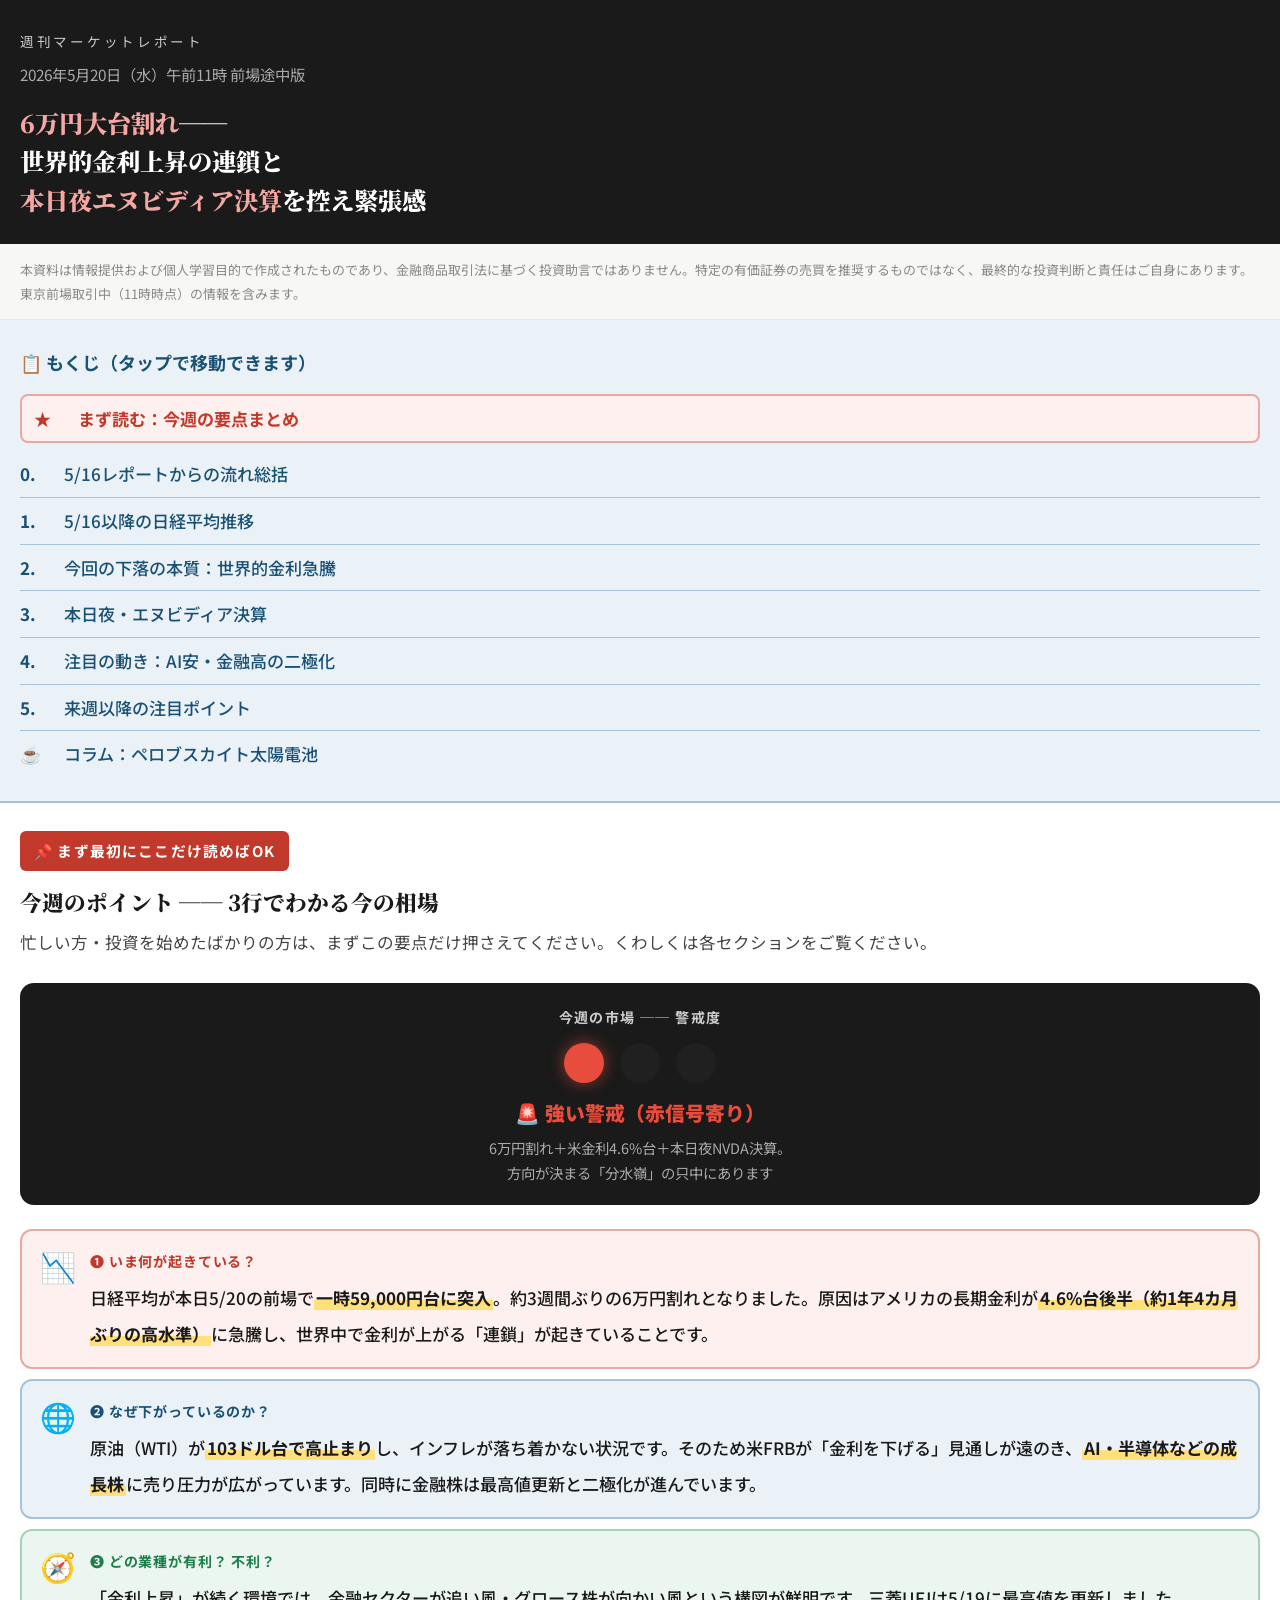
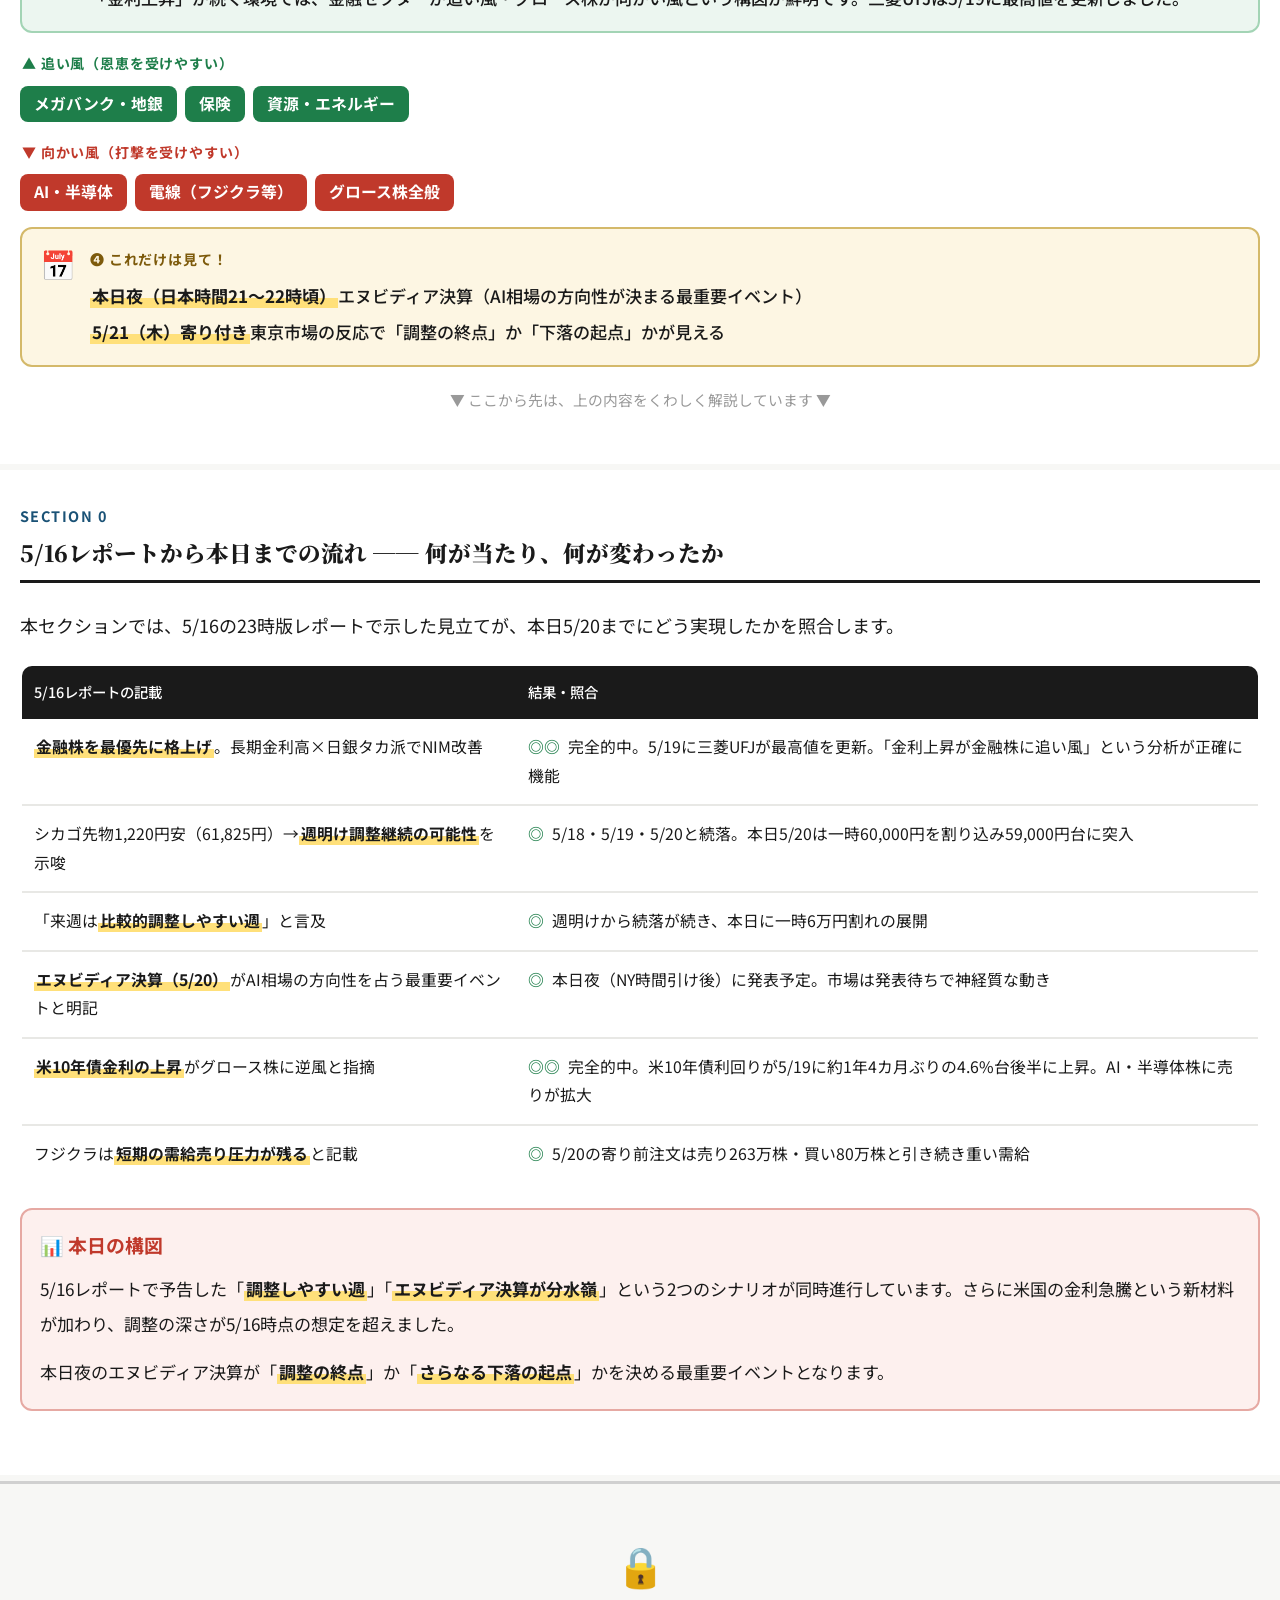
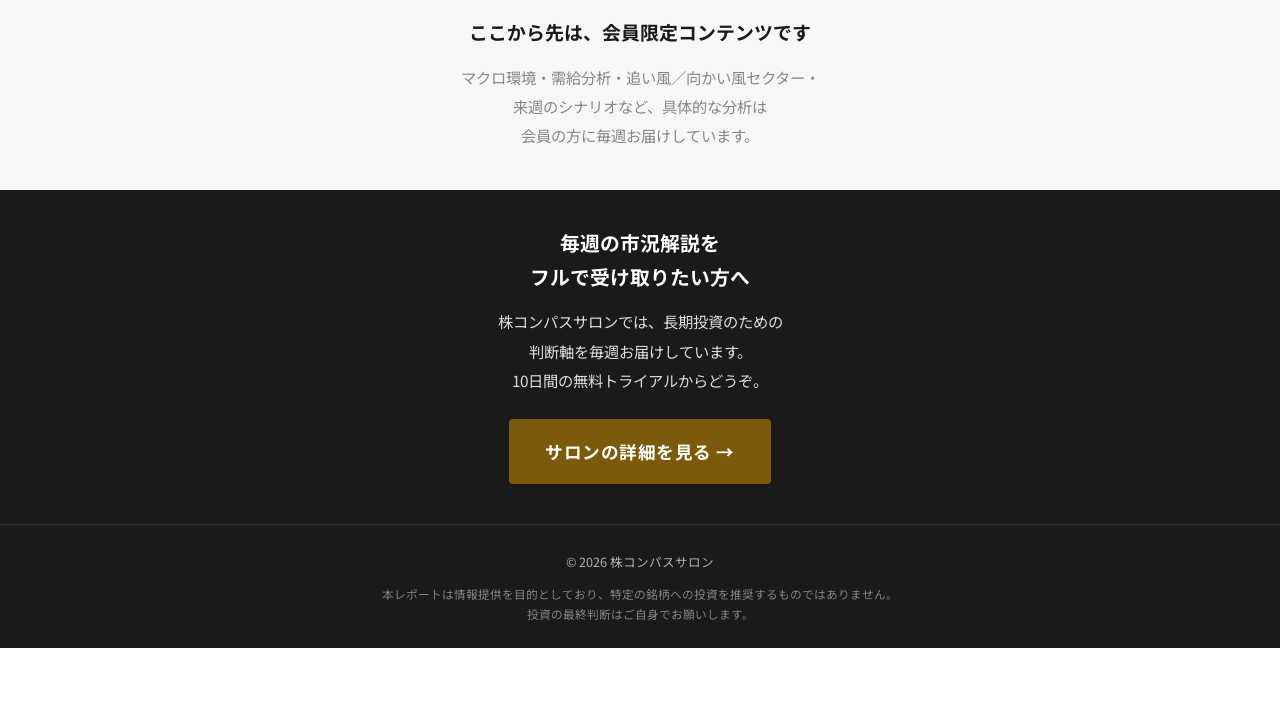
<file: 2026-05-20.html>
<!DOCTYPE html>
<html lang="ja">
<head>
<meta charset="UTF-8">
<meta name="viewport" content="width=device-width, initial-scale=1.0, maximum-scale=5.0">
<title>週刊マーケットレポート｜2026年5月20日</title>
<link href="https://fonts.googleapis.com/css2?family=Noto+Sans+JP:wght@400;500;700;900&family=Noto+Serif+JP:wght@700;900&display=swap" rel="stylesheet">
<style>
  :root {
    --text: #1a1a1a;
    --text-sub: #444;
    --bg: #ffffff;
    --bg-alt: #f7f7f5;
    --border: #d0d0d0;
    --border-light: #e8e8e5;
    --accent-red: #c0392b;
    --accent-red-bg: #fdf0ee;
    --accent-red-border: #e6a9a3;
    --accent-blue: #1a5276;
    --accent-blue-bg: #eaf1f7;
    --accent-blue-border: #a3c4db;
    --accent-green: #1e7e4a;
    --accent-green-bg: #ecf6f0;
    --accent-green-border: #a3d4b5;
    --accent-gold: #7d5a0b;
    --accent-gold-bg: #fdf6e3;
    --accent-gold-border: #d4b96a;
  }

  * { margin: 0; padding: 0; box-sizing: border-box; }

  html {
    font-size: 18px;
    scroll-behavior: smooth;
    -webkit-text-size-adjust: 100%;
  }

  body {
    font-family: 'Noto Sans JP', 'Hiragino Kaku Gothic ProN', 'メイリオ', sans-serif;
    background: var(--bg);
    color: var(--text);
    line-height: 2.0;
    font-weight: 400;
    -webkit-font-smoothing: antialiased;
    padding-bottom: 60px;
  }

  /* ━━━ ヘッダー ━━━ */
  .header {
    background: var(--text);
    color: #fff;
    padding: 28px 20px 24px;
  }
  .header-label {
    display: block;
    font-size: 0.75rem;
    letter-spacing: 0.2em;
    color: #ccc;
    margin-bottom: 4px;
  }
  .header-date {
    display: block;
    font-size: 0.85rem;
    color: #aaa;
    margin-bottom: 14px;
  }
  .header-title {
    font-family: 'Noto Serif JP', serif;
    font-size: 1.35rem;
    font-weight: 900;
    line-height: 1.6;
    color: #fff;
  }
  .header-title .hl {
    color: #f5a8a3;
  }

  /* ━━━ 免責 ━━━ */
  .disclaimer {
    background: var(--bg-alt);
    border-bottom: 1px solid var(--border-light);
    padding: 14px 20px;
    font-size: 0.72rem;
    color: #888;
    line-height: 1.8;
  }

  /* ━━━ 目次 ━━━ */
  .toc {
    padding: 24px 20px;
    background: var(--accent-blue-bg);
    border-bottom: 2px solid var(--accent-blue-border);
  }
  .toc-title {
    font-size: 1rem;
    font-weight: 700;
    margin-bottom: 14px;
    color: var(--accent-blue);
  }
  .toc a {
    display: flex;
    align-items: baseline;
    gap: 10px;
    text-decoration: none;
    color: var(--accent-blue);
    font-size: 0.95rem;
    font-weight: 500;
    padding: 10px 0;
    border-bottom: 1px solid var(--accent-blue-border);
    line-height: 1.5;
  }
  .toc a:last-child { border-bottom: none; }
  .toc a:active { background: rgba(26,82,118,0.08); }
  .toc .toc-num {
    font-weight: 700;
    flex-shrink: 0;
    min-width: 2em;
  }

  /* ━━━ メインコンテンツ ━━━ */
  .main { padding: 0; }

  /* ━━━ セクション ━━━ */
  .section {
    padding: 32px 20px 40px;
    border-bottom: 6px solid var(--bg-alt);
  }
  .section-header { margin-bottom: 24px; }
  .section-num {
    display: block;
    font-size: 0.8rem;
    font-weight: 700;
    color: var(--accent-blue);
    letter-spacing: 0.1em;
    margin-bottom: 4px;
  }
  .section-title {
    font-family: 'Noto Serif JP', serif;
    font-size: 1.25rem;
    font-weight: 900;
    line-height: 1.6;
    padding-bottom: 10px;
    border-bottom: 3px solid var(--text);
  }

  /* ━━━ 本文 ━━━ */
  p {
    margin-bottom: 18px;
    font-size: 1rem;
    line-height: 2.05;
  }
  strong, b {
    font-weight: 700;
    background: linear-gradient(transparent 60%, #ffe07a 60%);
    padding: 0 2px;
  }
  .credit-table strong,
  .resolve-box strong,
  .callout-title strong,
  .sector-card h4 strong,
  .data-card strong,
  .toc strong,
  .section-note strong {
    background: none;
    padding: 0;
  }

  /* ━━━ 補足説明ボックス ━━━ */
  .explain {
    background: var(--accent-gold-bg);
    border: 2px solid var(--accent-gold-border);
    border-radius: 10px;
    padding: 16px 18px;
    margin: 18px 0;
    font-size: 0.9rem;
    line-height: 2.0;
    color: var(--text-sub);
  }
  .explain-label {
    display: block;
    font-size: 0.78rem;
    font-weight: 700;
    color: var(--accent-gold);
    margin-bottom: 4px;
    letter-spacing: 0.05em;
  }

  /* ━━━ コールアウト ━━━ */
  .callout {
    border-radius: 12px;
    padding: 20px 18px;
    margin: 24px 0;
    border-width: 2px;
    border-style: solid;
  }
  .callout-title {
    font-size: 1.05rem;
    font-weight: 700;
    line-height: 1.6;
    margin-bottom: 12px;
  }
  .callout p {
    font-size: 0.95rem;
    margin-bottom: 14px;
    line-height: 2.0;
  }
  .callout p:last-child { margin-bottom: 0; }

  .callout.shock {
    background: var(--accent-red-bg);
    border-color: var(--accent-red-border);
  }
  .callout.shock .callout-title { color: var(--accent-red); }

  .callout.info {
    background: var(--accent-blue-bg);
    border-color: var(--accent-blue-border);
  }
  .callout.info .callout-title { color: var(--accent-blue); }

  .callout.positive {
    background: var(--accent-green-bg);
    border-color: var(--accent-green-border);
  }
  .callout.positive .callout-title { color: var(--accent-green); }

  .callout.warning {
    background: var(--accent-gold-bg);
    border-color: var(--accent-gold-border);
  }
  .callout.warning .callout-title { color: var(--accent-gold); }

  /* ━━━ データカード ━━━ */
  .data-card {
    background: var(--bg-alt);
    border: 2px solid var(--border);
    border-radius: 12px;
    padding: 16px 18px;
    margin: 12px 0;
  }
  .data-card-label {
    font-size: 0.78rem;
    color: #777;
    font-weight: 500;
    letter-spacing: 0.04em;
    margin-bottom: 4px;
  }
  .data-card-value {
    font-size: 1.55rem;
    font-weight: 900;
    line-height: 1.4;
  }
  .data-card-value.down { color: var(--accent-red); }
  .data-card-value.up { color: var(--accent-green); }
  .data-card-value.neutral { color: var(--accent-blue); }
  .data-card-sub {
    font-size: 0.82rem;
    color: #666;
    margin-top: 4px;
    line-height: 1.7;
  }

  /* ━━━ 信用取引テーブル ━━━ */
  .credit-table {
    width: 100%;
    border-collapse: collapse;
    margin: 20px 0;
    font-size: 0.88rem;
    background: var(--bg);
    border: 2px solid var(--border);
    border-radius: 12px;
    overflow: hidden;
  }
  .credit-table th {
    background: var(--text);
    color: #fff;
    font-weight: 500;
    text-align: left;
    padding: 14px 14px;
    font-size: 0.8rem;
    letter-spacing: 0.04em;
  }
  .credit-table td {
    padding: 14px 14px;
    border-bottom: 2px solid var(--border-light);
    vertical-align: top;
    line-height: 1.8;
  }
  .credit-table tr:last-child td { border-bottom: none; }
  .credit-table .val {
    font-weight: 900;
    font-size: 1.05rem;
    display: block;
  }
  .credit-table .change {
    font-size: 0.78rem;
    color: #888;
    display: block;
    margin-top: 2px;
  }
  .credit-ratio {
    text-align: center;
    padding: 18px 14px;
  }
  .credit-ratio .val {
    font-size: 1.6rem;
    color: var(--accent-red);
    display: block;
    margin-bottom: 2px;
  }
  .credit-ratio .sub {
    font-size: 0.78rem;
    color: #888;
  }

  /* ━━━ セクターカード ━━━ */
  .sector-card {
    border-radius: 14px;
    padding: 22px 20px;
    margin: 22px 0;
    border-width: 2px;
    border-style: solid;
  }
  .sector-card.tailwind {
    background: var(--accent-green-bg);
    border-color: var(--accent-green-border);
  }
  .sector-card.headwind {
    background: var(--accent-red-bg);
    border-color: var(--accent-red-border);
  }
  .sector-card h4 {
    font-size: 1.1rem;
    font-weight: 700;
    margin-bottom: 14px;
    line-height: 1.5;
  }
  .sector-tag {
    display: inline-block;
    font-size: 0.75rem;
    font-weight: 700;
    padding: 3px 12px;
    border-radius: 6px;
    margin-bottom: 6px;
  }
  .sector-tag.tw { background: var(--accent-green); color: #fff; }
  .sector-tag.hw { background: var(--accent-red); color: #fff; }
  .sector-card p {
    font-size: 0.95rem;
    margin-bottom: 14px;
    line-height: 2.0;
  }
  .sector-reasons {
    margin: 16px 0 0 0;
    padding: 0;
    list-style: none;
  }
  .sector-reasons li {
    position: relative;
    padding: 10px 0 10px 28px;
    font-size: 0.9rem;
    line-height: 1.9;
    border-bottom: 1px solid rgba(0,0,0,0.07);
  }
  .sector-reasons li:last-child { border-bottom: none; }
  .sector-reasons li::before {
    content: '●';
    position: absolute;
    left: 2px;
    top: 12px;
    font-size: 0.55rem;
  }
  .sector-card.tailwind .sector-reasons li::before { color: var(--accent-green); }
  .sector-card.headwind .sector-reasons li::before { color: var(--accent-red); }

  .note-small {
    font-size: 0.82rem;
    color: #888;
    margin-top: 14px;
    padding-top: 10px;
    border-top: 1px dashed var(--border);
    line-height: 1.8;
  }
  .resolve-box {
    margin-top: 18px;
    padding: 14px 16px;
    background: rgba(255,255,255,0.7);
    border-radius: 10px;
    border: 1px dashed var(--border);
    font-size: 0.88rem;
    line-height: 1.9;
    color: var(--text-sub);
  }
  .resolve-box strong {
    display: block;
    font-size: 0.78rem;
    font-weight: 700;
    color: var(--accent-blue);
    margin-bottom: 4px;
    letter-spacing: 0.05em;
  }

  /* ━━━ シナリオ ━━━ */
  .scenario-block {
    border-radius: 14px;
    padding: 22px 20px;
    margin: 22px 0;
    border-width: 2px;
    border-style: solid;
  }
  .scenario-block.bull {
    background: var(--accent-green-bg);
    border-color: var(--accent-green-border);
  }
  .scenario-block.bear {
    background: var(--accent-red-bg);
    border-color: var(--accent-red-border);
  }
  .scenario-block.neutral {
    background: var(--accent-gold-bg);
    border-color: var(--accent-gold-border);
  }
  .scenario-block h4 {
    font-size: 1.1rem;
    font-weight: 700;
    margin-bottom: 14px;
    line-height: 1.5;
  }
  .scenario-block.bull h4 { color: var(--accent-green); }
  .scenario-block.bear h4 { color: var(--accent-red); }
  .scenario-block.neutral h4 { color: var(--accent-gold); }
  .scenario-block p {
    font-size: 0.95rem;
    line-height: 2.0;
    margin-bottom: 14px;
  }
  .scenario-block ul {
    list-style: none;
    padding: 0;
    margin: 0;
  }
  .scenario-block ul li {
    padding: 10px 0 10px 28px;
    position: relative;
    font-size: 0.92rem;
    line-height: 1.95;
    border-bottom: 1px solid rgba(0,0,0,0.06);
  }
  .scenario-block ul li:last-child { border-bottom: none; }
  .scenario-block.bull ul li::before { content: '✔'; position: absolute; left: 0; top: 10px; color: var(--accent-green); font-weight: 700; }
  .scenario-block.bear ul li::before { content: '⚠'; position: absolute; left: 0; top: 10px; }
  .scenario-block.neutral ul li::before { content: '◆'; position: absolute; left: 0; top: 10px; color: var(--accent-gold); }

  /* ━━━ タイムライン ━━━ */
  .timeline {
    margin: 20px 0;
    padding: 0;
    list-style: none;
  }
  .timeline li {
    padding: 18px 18px;
    margin: 10px 0;
    background: var(--bg-alt);
    border-radius: 12px;
    border: 2px solid var(--border-light);
    font-size: 0.92rem;
    line-height: 1.9;
  }
  .timeline li.important {
    border-color: var(--accent-red-border);
    background: var(--accent-red-bg);
  }
  .timeline .tl-date {
    font-weight: 900;
    font-size: 0.95rem;
    color: var(--accent-blue);
    display: block;
    margin-bottom: 6px;
  }
  .timeline li.important .tl-date { color: var(--accent-red); }

  /* ━━━ 5/16照合テーブル ━━━ */
  .check-table {
    width: 100%;
    border-collapse: collapse;
    margin: 20px 0;
    font-size: 0.88rem;
    background: var(--bg);
    border: 2px solid var(--border);
    border-radius: 12px;
    overflow: hidden;
  }
  .check-table th {
    background: var(--text);
    color: #fff;
    font-weight: 500;
    text-align: left;
    padding: 12px 12px;
    font-size: 0.8rem;
  }
  .check-table td {
    padding: 14px 12px;
    border-bottom: 2px solid var(--border-light);
    vertical-align: top;
    line-height: 1.8;
    font-size: 0.88rem;
  }
  .check-table tr:last-child td { border-bottom: none; }
  .check-table .check-mark {
    display: inline-block;
    font-weight: 900;
    color: var(--accent-green);
    margin-right: 4px;
  }

  /* ━━━ 小見出し ━━━ */
  .sub-heading {
    font-size: 1.05rem;
    font-weight: 700;
    margin: 30px 0 14px;
    padding: 10px 0;
    border-bottom: 2px solid var(--border);
    color: var(--text);
  }

  /* ━━━ セクション注 ━━━ */
  .section-note {
    font-size: 0.85rem;
    color: #888;
    margin-bottom: 20px;
    line-height: 1.9;
    padding: 12px 16px;
    background: var(--bg-alt);
    border-radius: 8px;
    border-left: 4px solid var(--border);
  }

  /* ━━━ フッター ━━━ */
  .footer {
    text-align: center;
    padding: 28px 20px;
    font-size: 0.82rem;
    color: #888;
    border-top: 2px solid var(--border-light);
    background: var(--bg-alt);
    line-height: 1.8;
  }

  /* ━━━ 要点まとめ ━━━ */
  .summary {
    padding: 28px 20px 32px;
    background: #fff;
    border-bottom: 6px solid var(--bg-alt);
  }
  .summary-badge {
    display: inline-block;
    background: var(--accent-red);
    color: #fff;
    font-size: 0.82rem;
    font-weight: 700;
    padding: 5px 14px;
    border-radius: 6px;
    letter-spacing: 0.08em;
    margin-bottom: 14px;
  }
  .summary-title {
    font-family: 'Noto Serif JP', serif;
    font-size: 1.2rem;
    font-weight: 900;
    margin-bottom: 8px;
    line-height: 1.6;
  }
  .summary-lead {
    font-size: 0.92rem;
    color: var(--text-sub);
    margin-bottom: 22px;
    line-height: 1.9;
  }

  /* 信号カード */
  .signal-card {
    border-radius: 12px;
    padding: 16px 18px;
    margin: 10px 0;
    border: 2px solid;
    display: flex;
    align-items: flex-start;
    gap: 14px;
  }
  .signal-card .signal-icon {
    font-size: 1.6rem;
    flex-shrink: 0;
    line-height: 1.2;
    margin-top: 2px;
  }
  .signal-card .signal-body {
    flex: 1;
    min-width: 0;
  }
  .signal-card .signal-label {
    font-size: 0.78rem;
    font-weight: 700;
    letter-spacing: 0.06em;
    margin-bottom: 4px;
    display: block;
  }
  .signal-card .signal-text {
    font-size: 0.95rem;
    line-height: 1.85;
    font-weight: 500;
  }
  .signal-card.red {
    background: var(--accent-red-bg);
    border-color: var(--accent-red-border);
  }
  .signal-card.red .signal-label { color: var(--accent-red); }
  .signal-card.green {
    background: var(--accent-green-bg);
    border-color: var(--accent-green-border);
  }
  .signal-card.green .signal-label { color: var(--accent-green); }
  .signal-card.blue {
    background: var(--accent-blue-bg);
    border-color: var(--accent-blue-border);
  }
  .signal-card.blue .signal-label { color: var(--accent-blue); }
  .signal-card.gold {
    background: var(--accent-gold-bg);
    border-color: var(--accent-gold-border);
  }
  .signal-card.gold .signal-label { color: var(--accent-gold); }

  /* 信号機 */
  .traffic-light {
    margin: 24px 0;
    padding: 20px 18px;
    background: var(--text);
    border-radius: 14px;
    text-align: center;
  }
  .traffic-light-title {
    color: #ccc;
    font-size: 0.78rem;
    font-weight: 700;
    letter-spacing: 0.1em;
    margin-bottom: 12px;
  }
  .traffic-icons {
    display: flex;
    justify-content: center;
    gap: 16px;
    margin-bottom: 10px;
  }
  .traffic-dot {
    width: 40px;
    height: 40px;
    border-radius: 50%;
    background: #333;
  }
  .traffic-dot.active-red { background: #e74c3c; box-shadow: 0 0 16px rgba(231,76,60,0.6); }
  .traffic-dot.active-yellow { background: #f1c40f; box-shadow: 0 0 16px rgba(241,196,15,0.6); }
  .traffic-dot.dim { opacity: 0.25; }
  .traffic-label {
    color: #e74c3c;
    font-size: 1.1rem;
    font-weight: 900;
    margin-top: 4px;
  }
  .traffic-sub {
    color: #aaa;
    font-size: 0.8rem;
    margin-top: 4px;
    line-height: 1.7;
  }

  /* 追い風・向かい風の横並びミニカード */
  .sector-mini-group {
    margin: 16px 0;
  }
  .sector-mini-label {
    font-size: 0.78rem;
    font-weight: 700;
    letter-spacing: 0.06em;
    margin-bottom: 8px;
    padding-left: 2px;
  }
  .sector-mini-label.tw-label { color: var(--accent-green); }
  .sector-mini-label.hw-label { color: var(--accent-red); }
  .sector-mini-chips {
    display: flex;
    flex-wrap: wrap;
    gap: 8px;
  }
  .sector-chip {
    font-size: 0.88rem;
    font-weight: 700;
    padding: 8px 14px;
    border-radius: 8px;
    line-height: 1.3;
  }
  .sector-chip.tw {
    background: var(--accent-green);
    color: #fff;
  }
  .sector-chip.hw {
    background: var(--accent-red);
    color: #fff;
  }

  .summary-note {
    margin-top: 20px;
    font-size: 0.82rem;
    color: #999;
    line-height: 1.8;
    text-align: center;
  }

  /* ━━━ NVDA決算シナリオ専用 ━━━ */
  .nvda-card {
    border-radius: 14px;
    padding: 22px 20px;
    margin: 18px 0;
    border-width: 2px;
    border-style: solid;
  }
  .nvda-card.bull {
    background: var(--accent-green-bg);
    border-color: var(--accent-green-border);
  }
  .nvda-card.neutral {
    background: var(--accent-blue-bg);
    border-color: var(--accent-blue-border);
  }
  .nvda-card.bear {
    background: var(--accent-red-bg);
    border-color: var(--accent-red-border);
  }
  .nvda-card-tag {
    display: inline-block;
    font-size: 0.72rem;
    font-weight: 700;
    padding: 3px 12px;
    border-radius: 6px;
    margin-bottom: 8px;
    color: #fff;
    letter-spacing: 0.05em;
  }
  .nvda-card.bull .nvda-card-tag { background: var(--accent-green); }
  .nvda-card.neutral .nvda-card-tag { background: var(--accent-blue); }
  .nvda-card.bear .nvda-card-tag { background: var(--accent-red); }
  .nvda-card h4 {
    font-size: 1.05rem;
    font-weight: 700;
    margin-bottom: 12px;
    line-height: 1.5;
  }
  .nvda-card p {
    font-size: 0.92rem;
    line-height: 1.95;
    margin-bottom: 10px;
  }
  .nvda-card .nvda-impact {
    margin-top: 12px;
    padding: 12px 14px;
    background: rgba(255,255,255,0.65);
    border-radius: 8px;
    font-size: 0.88rem;
    line-height: 1.85;
  }
  .nvda-card .nvda-impact strong {
    background: none;
    padding: 0;
    color: var(--text);
    display: block;
    font-size: 0.78rem;
    margin-bottom: 4px;
    letter-spacing: 0.05em;
  }

  /* ━━━ コラム ━━━ */
  .column-section {
    padding: 32px 20px 40px;
    background: linear-gradient(180deg, #fafaf5 0%, #f3f1ea 100%);
    border-bottom: 6px solid var(--bg-alt);
  }
  .column-badge {
    display: inline-block;
    background: var(--accent-gold);
    color: #fff;
    font-size: 0.75rem;
    font-weight: 700;
    padding: 4px 12px;
    border-radius: 6px;
    margin-bottom: 10px;
    letter-spacing: 0.06em;
  }
  .column-title {
    font-family: 'Noto Serif JP', serif;
    font-size: 1.2rem;
    font-weight: 900;
    line-height: 1.6;
    margin-bottom: 14px;
    padding-bottom: 10px;
    border-bottom: 3px solid var(--accent-gold);
  }
  .column-sub-heading {
    font-size: 1rem;
    font-weight: 700;
    margin: 24px 0 12px;
    padding: 8px 12px;
    background: var(--bg);
    border-left: 4px solid var(--accent-gold);
    border-radius: 4px;
    color: var(--text);
    line-height: 1.5;
  }
  .checklist {
    background: var(--bg);
    border: 2px solid var(--accent-gold-border);
    border-radius: 12px;
    padding: 8px 0;
    margin: 16px 0;
  }
  .checklist-row {
    display: flex;
    align-items: flex-start;
    padding: 12px 16px;
    border-bottom: 1px dashed var(--border-light);
    gap: 12px;
    font-size: 0.9rem;
    line-height: 1.85;
  }
  .checklist-row:last-child { border-bottom: none; }
  .checklist-row .check-item-label {
    flex: 0 0 38%;
    font-weight: 700;
    color: var(--text);
  }
  .checklist-row .check-item-eval {
    flex: 1;
    color: var(--text-sub);
  }
  .check-symbol {
    font-weight: 900;
    margin-right: 4px;
  }
  .check-symbol.good { color: var(--accent-green); }
  .check-symbol.caution { color: var(--accent-gold); }
  .check-symbol.warn { color: var(--accent-red); }

  /* ━━━ トップへ戻る ━━━ */
  .back-to-top {
    position: fixed;
    bottom: 20px;
    right: 20px;
    width: 52px;
    height: 52px;
    border-radius: 50%;
    background: var(--accent-blue);
    color: #fff;
    border: none;
    font-size: 1.3rem;
    display: flex;
    align-items: center;
    justify-content: center;
    box-shadow: 0 4px 14px rgba(0,0,0,0.25);
    cursor: pointer;
    z-index: 999;
    opacity: 0;
    transition: opacity 0.3s;
  }
  .back-to-top.show { opacity: 1; }

  /* ━━━ ロックセクション ━━━ */
  .locked-section {
    text-align: center;
    padding: 40px 24px;
    background: var(--bg-alt);
    border-top: 3px solid var(--border);
  }
  .lock-icon { font-size: 2.2rem; margin-bottom: 10px; }
  .lock-title {
    font-size: 1.05rem;
    font-weight: 700;
    color: var(--text);
    margin-bottom: 12px;
  }
  .lock-desc {
    font-size: 0.85rem;
    color: #888;
    line-height: 1.9;
  }
  /* ━━━ CTAブロック ━━━ */
  .cta-block {
    background: #1a1a1a;
    color: #fff;
    text-align: center;
    padding: 36px 24px 40px;
  }
  .cta-block .cta-title {
    font-size: 1.1rem;
    font-weight: 700;
    margin-bottom: 14px;
    line-height: 1.7;
    color: #fff;
  }
  .cta-block .cta-desc {
    font-size: 0.85rem;
    color: #ddd;
    margin-bottom: 24px;
    line-height: 1.9;
  }
  .btn-primary {
    display: inline-block;
    background: var(--accent-gold);
    color: #fff;
    font-size: 0.98rem;
    font-weight: 700;
    padding: 15px 36px;
    border-radius: 4px;
    text-decoration: none;
    letter-spacing: 0.03em;
    transition: opacity 0.2s;
  }
  .btn-primary:hover { opacity: 0.9; }
  /* ━━━ サイトフッター ━━━ */
  .site-footer {
    background: #1a1a1a;
    color: rgba(255,255,255,0.65);
    padding: 24px 20px;
    text-align: center;
    font-size: 0.7rem;
    line-height: 2;
    border-top: 1px solid #333;
  }
  .site-footer .footer-disclaimer {
    margin-top: 10px;
    font-size: 0.65rem;
    opacity: 0.7;
    line-height: 1.7;
  }
</style>
</head>
<body>

<button class="back-to-top" id="topBtn" onclick="window.scrollTo({top:0,behavior:'smooth'})" aria-label="トップへ戻る">▲</button>

<!-- ━━━ ヘッダー ━━━ -->
<header class="header" id="top">
  <span class="header-label">週刊マーケットレポート</span>
  <span class="header-date">2026年5月20日（水）午前11時 前場途中版</span>
  <h1 class="header-title">
    <span class="hl">6万円大台割れ</span>──<br>世界的金利上昇の連鎖と<br><span class="hl">本日夜エヌビディア決算</span>を控え緊張感
  </h1>
</header>

<div class="disclaimer">
  本資料は情報提供および個人学習目的で作成されたものであり、金融商品取引法に基づく投資助言ではありません。特定の有価証券の売買を推奨するものではなく、最終的な投資判断と責任はご自身にあります。東京前場取引中（11時時点）の情報を含みます。
</div>

<!-- ━━━ 目次 ━━━ -->
<nav class="toc">
  <div class="toc-title">📋 もくじ（タップで移動できます）</div>
  <a href="#summary" style="background:var(--accent-red-bg);border-radius:8px;padding:10px 12px;border:2px solid var(--accent-red-border);color:var(--accent-red);font-weight:700;margin-bottom:8px;"><span class="toc-num">★</span>まず読む：今週の要点まとめ</a>
  <a href="#sec0"><span class="toc-num">0.</span>5/16レポートからの流れ総括</a>
  <a href="#sec1"><span class="toc-num">1.</span>5/16以降の日経平均推移</a>
  <a href="#sec2"><span class="toc-num">2.</span>今回の下落の本質：世界的金利急騰</a>
  <a href="#sec3"><span class="toc-num">3.</span>本日夜・エヌビディア決算</a>
  <a href="#sec4"><span class="toc-num">4.</span>注目の動き：AI安・金融高の二極化</a>
  <a href="#sec5"><span class="toc-num">5.</span>来週以降の注目ポイント</a>
  <a href="#column"><span class="toc-num">☕</span>コラム：ペロブスカイト太陽電池</a>
</nav>

<!-- ━━━ 初心者向け要点まとめ ━━━ -->
<section class="summary" id="summary">
  <span class="summary-badge">📌 まず最初にここだけ読めばOK</span>
  <h2 class="summary-title">今週のポイント ── 3行でわかる今の相場</h2>
  <p class="summary-lead">忙しい方・投資を始めたばかりの方は、まずこの要点だけ押さえてください。くわしくは各セクションをご覧ください。</p>

  <!-- 信号機 -->
  <div class="traffic-light">
    <div class="traffic-light-title">今週の市場 ── 警戒度</div>
    <div class="traffic-icons">
      <div class="traffic-dot active-red"></div>
      <div class="traffic-dot dim"></div>
      <div class="traffic-dot dim"></div>
    </div>
    <div class="traffic-label">🚨 強い警戒（赤信号寄り）</div>
    <div class="traffic-sub">6万円割れ＋米金利4.6%台＋本日夜NVDA決算。<br>方向が決まる「分水嶺」の只中にあります</div>
  </div>

  <!-- ❶ いま何が起きている？ -->
  <div class="signal-card red">
    <div class="signal-icon">📉</div>
    <div class="signal-body">
      <span class="signal-label">❶ いま何が起きている？</span>
      <span class="signal-text">日経平均が本日5/20の前場で<strong>一時59,000円台に突入</strong>。約3週間ぶりの6万円割れとなりました。原因はアメリカの長期金利が<strong>4.6%台後半（約1年4カ月ぶりの高水準）</strong>に急騰し、世界中で金利が上がる「連鎖」が起きていることです。</span>
    </div>
  </div>

  <!-- ❷ なぜ下がっているか -->
  <div class="signal-card blue">
    <div class="signal-icon">🌐</div>
    <div class="signal-body">
      <span class="signal-label">❷ なぜ下がっているのか？</span>
      <span class="signal-text">原油（WTI）が<strong>103ドル台で高止まり</strong>し、インフレが落ち着かない状況です。そのため米FRBが「金利を下げる」見通しが遠のき、<strong>AI・半導体などの成長株</strong>に売り圧力が広がっています。同時に金融株は最高値更新と二極化が進んでいます。</span>
    </div>
  </div>

  <!-- ❸ 追い風・向かい風 -->
  <div class="signal-card green">
    <div class="signal-icon">🧭</div>
    <div class="signal-body">
      <span class="signal-label">❸ どの業種が有利？ 不利？</span>
      <span class="signal-text">「金利上昇」が続く環境では、金融セクターが追い風・グロース株が向かい風という構図が鮮明です。三菱UFJは5/19に最高値を更新しました。</span>
    </div>
  </div>

  <div class="sector-mini-group">
    <div class="sector-mini-label tw-label">▲ 追い風（恩恵を受けやすい）</div>
    <div class="sector-mini-chips">
      <span class="sector-chip tw">メガバンク・地銀</span>
      <span class="sector-chip tw">保険</span>
      <span class="sector-chip tw">資源・エネルギー</span>
    </div>
  </div>
  <div class="sector-mini-group">
    <div class="sector-mini-label hw-label">▼ 向かい風（打撃を受けやすい）</div>
    <div class="sector-mini-chips">
      <span class="sector-chip hw">AI・半導体</span>
      <span class="sector-chip hw">電線（フジクラ等）</span>
      <span class="sector-chip hw">グロース株全般</span>
    </div>
  </div>

  <!-- ❹ 本日夜と来週の注目 -->
  <div class="signal-card gold">
    <div class="signal-icon">📅</div>
    <div class="signal-body">
      <span class="signal-label">❹ これだけは見て！</span>
      <span class="signal-text"><strong>本日夜（日本時間21〜22時頃）</strong>エヌビディア決算（AI相場の方向性が決まる最重要イベント）<br><strong>5/21（木）寄り付き</strong>東京市場の反応で「調整の終点」か「下落の起点」かが見える</span>
    </div>
  </div>

  <p class="summary-note">▼ ここから先は、上の内容をくわしく解説しています ▼</p>
</section>

<main class="main">

<!-- ━━━ 0. 5/16レポートからの流れ ━━━ -->
<section class="section" id="sec0">
  <div class="section-header">
    <span class="section-num">SECTION 0</span>
    <h2 class="section-title">5/16レポートから本日までの流れ ── 何が当たり、何が変わったか</h2>
  </div>

  <p>本セクションでは、5/16の23時版レポートで示した見立てが、本日5/20までにどう実現したかを照合します。</p>

  <table class="check-table">
    <thead>
      <tr>
        <th style="width:40%;">5/16レポートの記載</th>
        <th>結果・照合</th>
      </tr>
    </thead>
    <tbody>
      <tr>
        <td><strong>金融株を最優先に格上げ</strong>。長期金利高×日銀タカ派でNIM改善</td>
        <td><span class="check-mark">◎◎</span> 完全的中。5/19に三菱UFJが最高値を更新。「金利上昇が金融株に追い風」という分析が正確に機能</td>
      </tr>
      <tr>
        <td>シカゴ先物1,220円安（61,825円）→<strong>週明け調整継続の可能性</strong>を示唆</td>
        <td><span class="check-mark">◎</span> 5/18・5/19・5/20と続落。本日5/20は一時60,000円を割り込み59,000円台に突入</td>
      </tr>
      <tr>
        <td>「来週は<strong>比較的調整しやすい週</strong>」と言及</td>
        <td><span class="check-mark">◎</span> 週明けから続落が続き、本日に一時6万円割れの展開</td>
      </tr>
      <tr>
        <td><strong>エヌビディア決算（5/20）</strong>がAI相場の方向性を占う最重要イベントと明記</td>
        <td><span class="check-mark">◎</span> 本日夜（NY時間引け後）に発表予定。市場は発表待ちで神経質な動き</td>
      </tr>
      <tr>
        <td><strong>米10年債金利の上昇</strong>がグロース株に逆風と指摘</td>
        <td><span class="check-mark">◎◎</span> 完全的中。米10年債利回りが5/19に約1年4カ月ぶりの4.6%台後半に上昇。AI・半導体株に売りが拡大</td>
      </tr>
      <tr>
        <td>フジクラは<strong>短期の需給売り圧力が残る</strong>と記載</td>
        <td><span class="check-mark">◎</span> 5/20の寄り前注文は売り263万株・買い80万株と引き続き重い需給</td>
      </tr>
    </tbody>
  </table>

  <div class="callout shock">
    <div class="callout-title">📊 本日の構図</div>
    <p>5/16レポートで予告した「<strong>調整しやすい週</strong>」「<strong>エヌビディア決算が分水嶺</strong>」という2つのシナリオが同時進行しています。さらに米国の金利急騰という新材料が加わり、調整の深さが5/16時点の想定を超えました。</p>
    <p>本日夜のエヌビディア決算が「<strong>調整の終点</strong>」か「<strong>さらなる下落の起点</strong>」かを決める最重要イベントとなります。</p>
  </div>
</section>

<!-- ━━━ 1. 日経平均推移 ━━━ -->

</main>

<div class="locked-section">
  <div class="lock-icon">🔒</div>
  <div class="lock-title">ここから先は、会員限定コンテンツです</div>
  <div class="lock-desc">
    マクロ環境・需給分析・追い風／向かい風セクター・<br>
    来週のシナリオなど、具体的な分析は<br>
    会員の方に毎週お届けしています。
  </div>
</div>

<div class="cta-block">
  <div class="cta-title">
    毎週の市況解説を<br>フルで受け取りたい方へ
  </div>
  <div class="cta-desc">
    株コンパスサロンでは、長期投資のための<br>
    判断軸を毎週お届けしています。<br>
    10日間の無料トライアルからどうぞ。
  </div>
  <a href="https://menu.stocksalon.info/" class="btn-primary">
    サロンの詳細を見る →
  </a>
</div>

<footer class="site-footer">
  <div>© 2026 株コンパスサロン</div>
  <div class="footer-disclaimer">
    本レポートは情報提供を目的としており、特定の銘柄への投資を推奨するものではありません。<br>
    投資の最終判断はご自身でお願いします。
  </div>
</footer>

<script>
const btn = document.getElementById('topBtn');
if (btn) {
  window.addEventListener('scroll', () => {
    btn.classList.toggle('show', window.scrollY > 600);
  });
}
</script>

</body>
</html>
</file>
